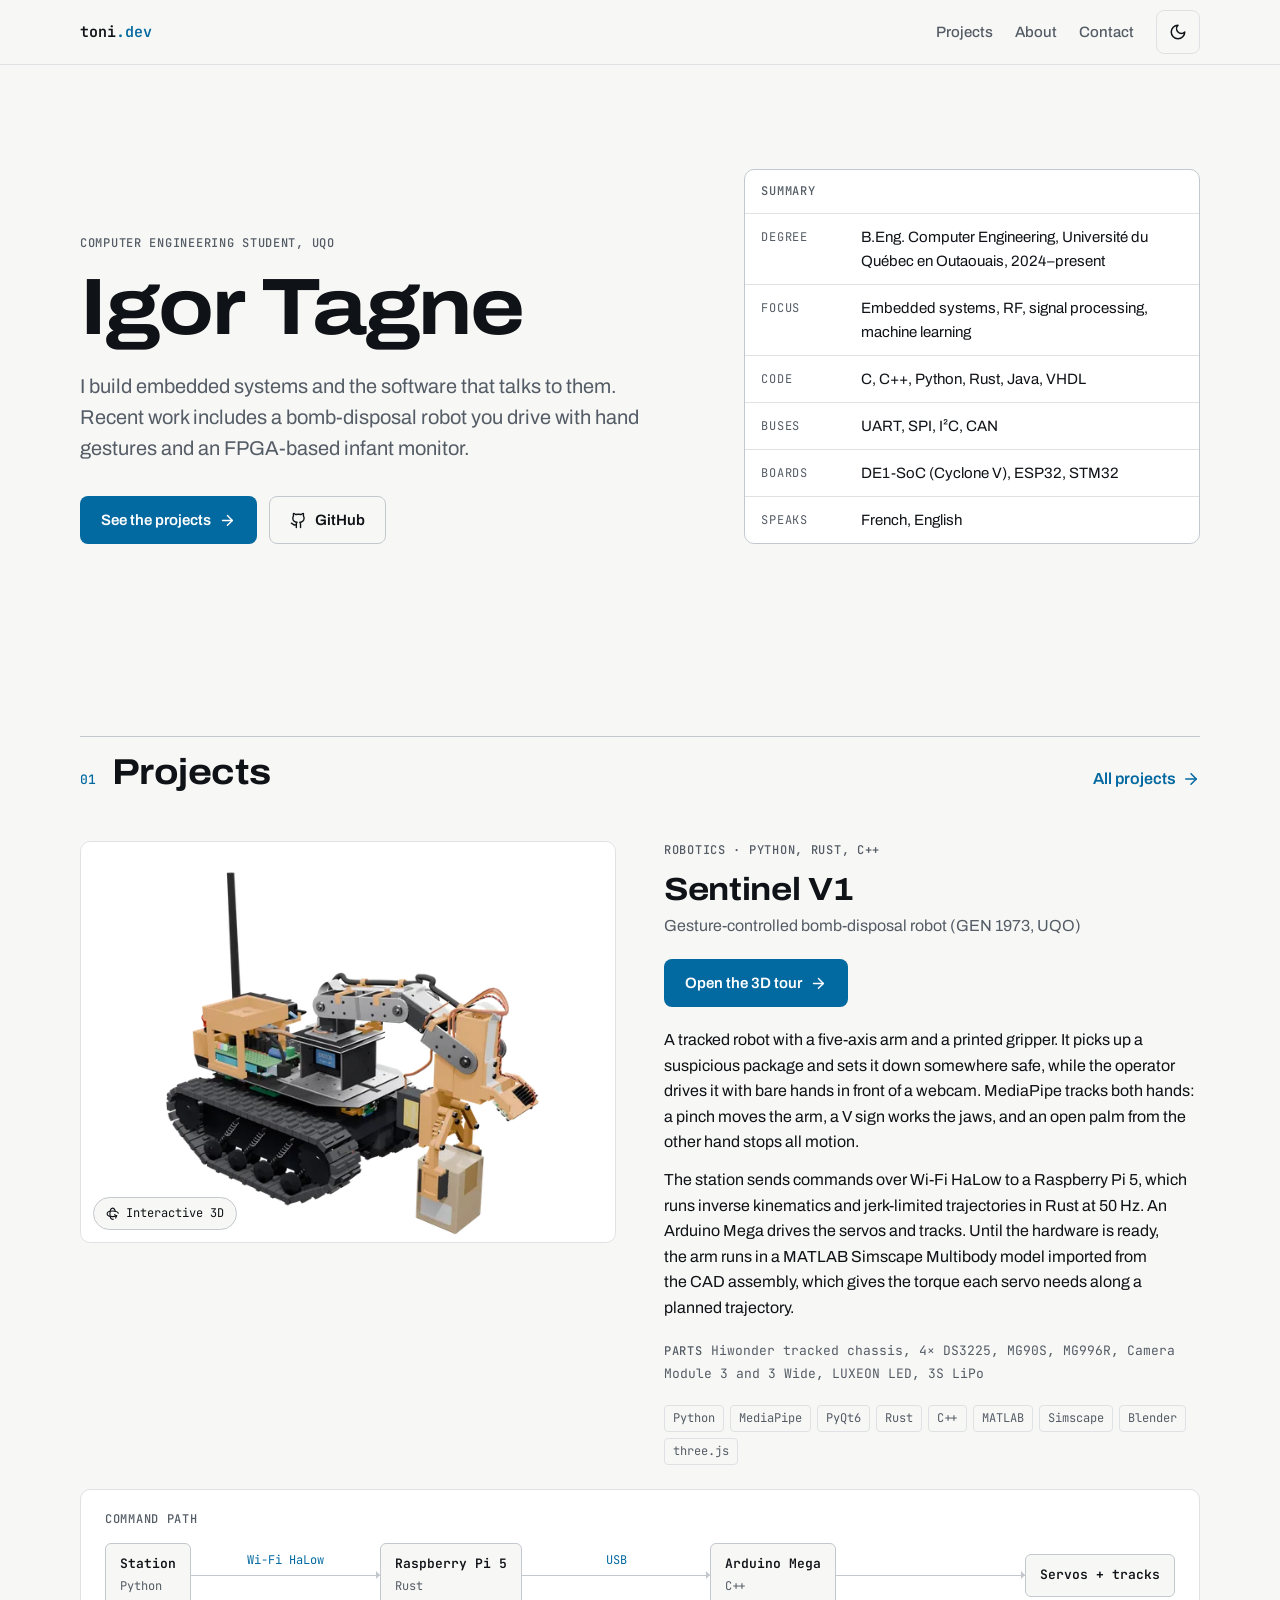
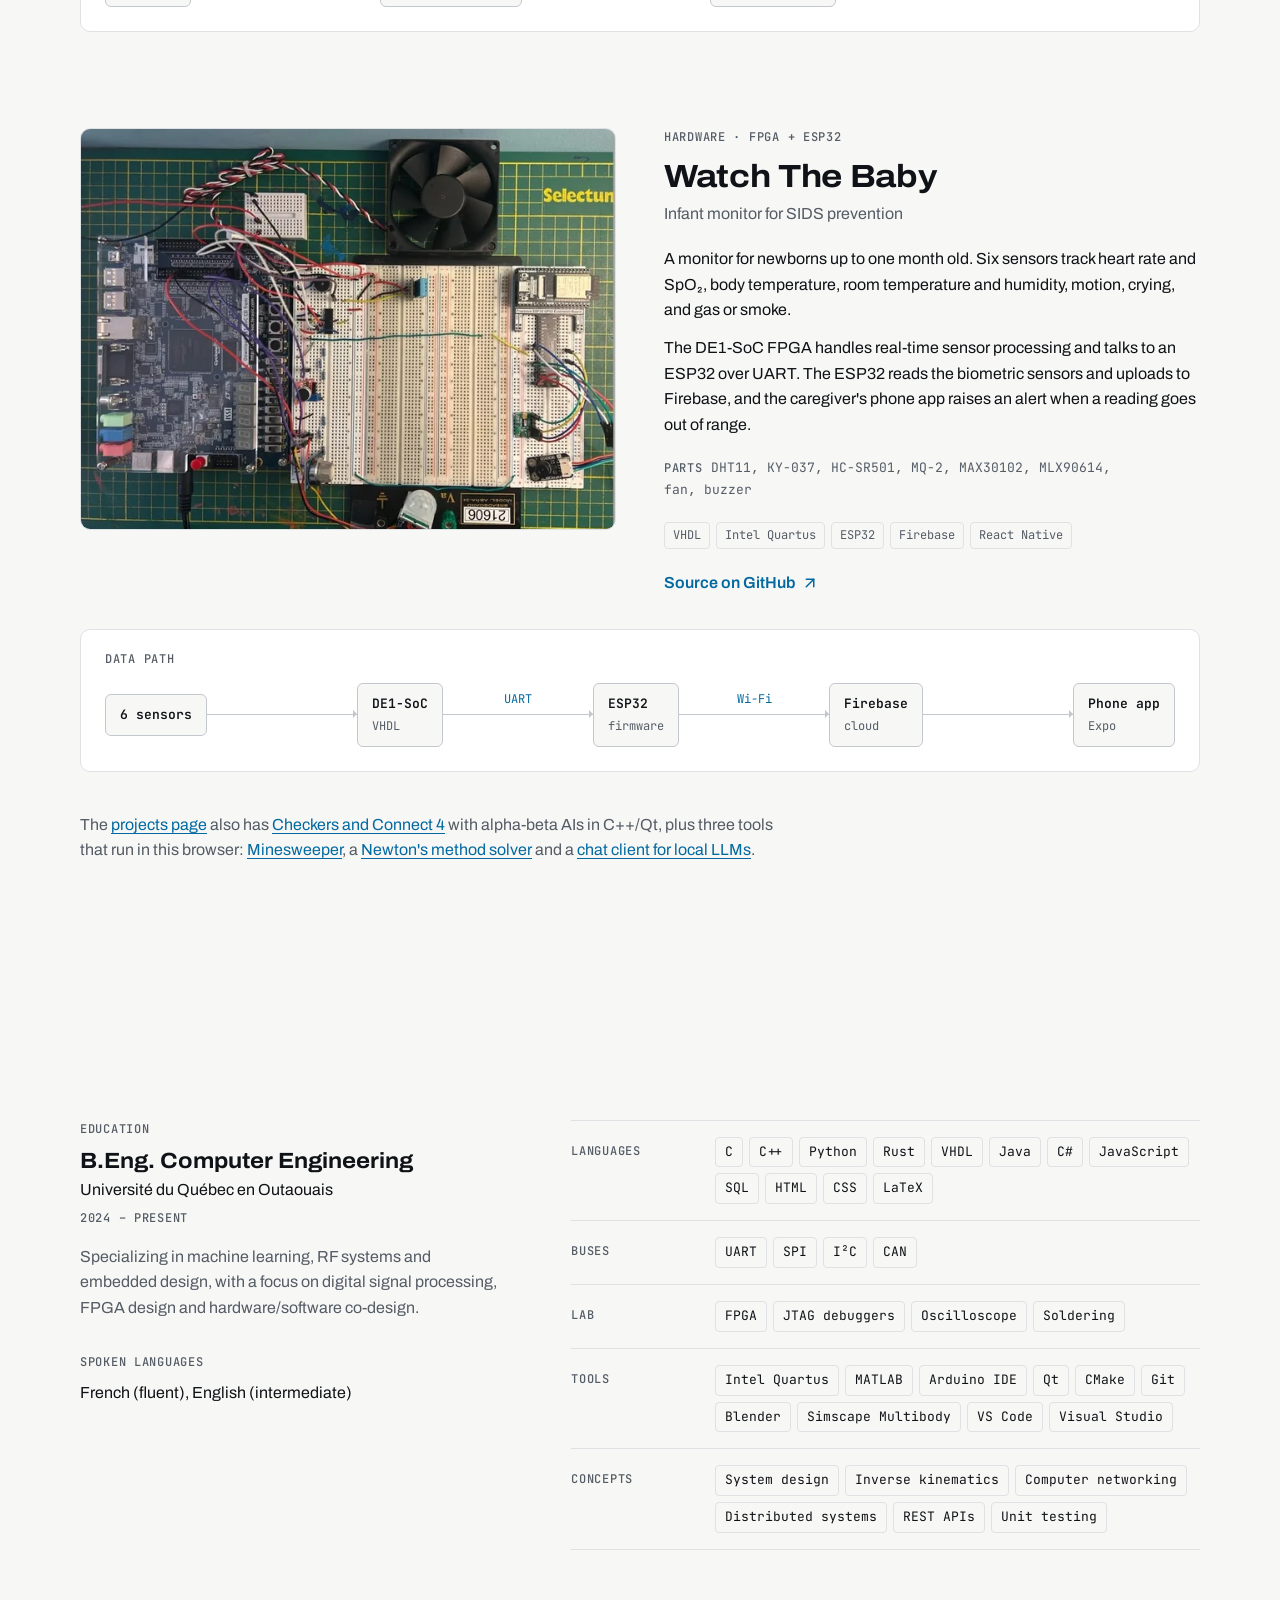
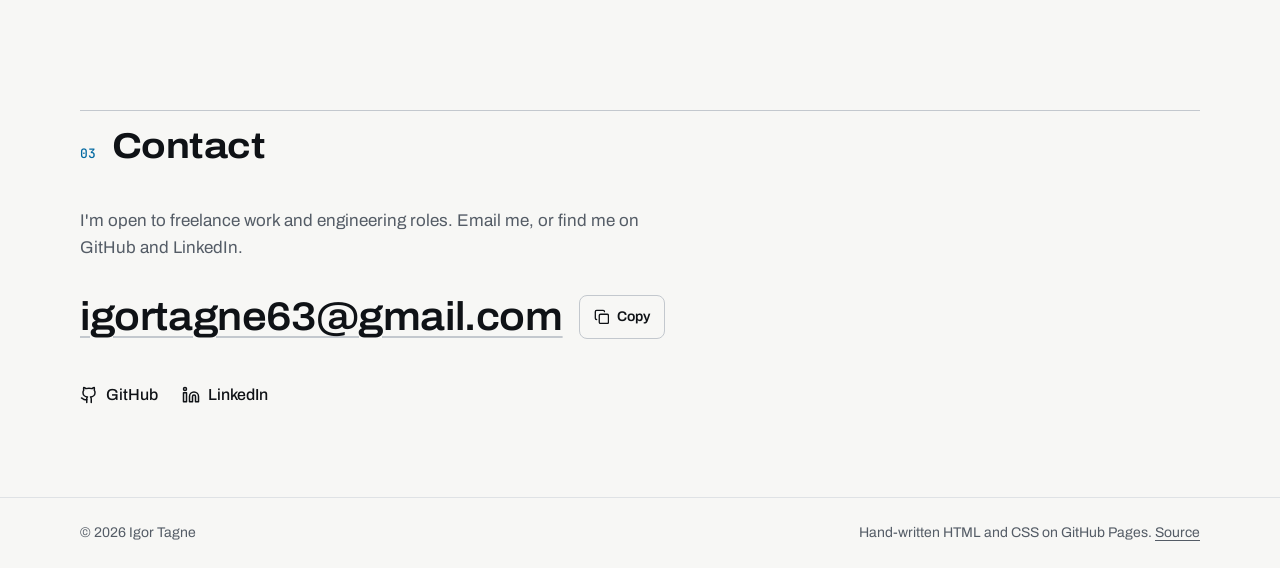
<file: index.html>
<!doctype html>
<html lang="en">
<head>
<meta charset="utf-8">
<meta name="viewport" content="width=device-width, initial-scale=1, viewport-fit=cover">
<title>Igor Tagne · Computer engineering</title>
<meta name="description" content="Igor Tagne, computer engineering student at UQO. Projects include a gesture-controlled bomb-disposal robot, an FPGA infant monitor, board-game AIs in C++/Qt and tools that run in the browser.">
<meta name="color-scheme" content="light dark">
<meta name="theme-color" content="#f7f7f5" media="(prefers-color-scheme: light)">
<meta name="theme-color" content="#0b0d10" media="(prefers-color-scheme: dark)">
<meta property="og:type" content="website">
<meta property="og:title" content="Igor Tagne · Computer engineering">
<meta property="og:description" content="A gesture-controlled bomb-disposal robot, an FPGA infant monitor, board-game AIs in C++/Qt, and tools that run in the browser.">
<link rel="icon" href="assets/favicon.svg" type="image/svg+xml">
<script>
  // Set the theme before first paint so the page never flashes the wrong one.
  // It follows the system. The theme button's choice lasts for this tab only.
  (function () {
    var root = document.documentElement, theme = null;
    try { localStorage.removeItem('portfolioTheme'); } catch (e) {} // old copy that never expired
    try { theme = sessionStorage.getItem('portfolioTheme'); } catch (e) {}
    if (theme !== 'light' && theme !== 'dark') {
      theme = window.matchMedia('(prefers-color-scheme: dark)').matches ? 'dark' : 'light';
    }
    root.dataset.theme = theme;
    root.classList.add('js');
  })();
</script>
<link rel="preconnect" href="https://fonts.googleapis.com">
<link rel="preconnect" href="https://fonts.gstatic.com" crossorigin>
<link rel="stylesheet" href="https://fonts.googleapis.com/css2?family=Archivo:wdth,wght@62..125,400..700&family=JetBrains+Mono:wght@400..600&display=swap">
<link rel="stylesheet" href="assets/site.css?v=2">
<script src="assets/site.js?v=3" defer></script>
</head>
<body>
<a class="skip-link" href="#main">Skip to content</a>

<svg xmlns="http://www.w3.org/2000/svg" style="display:none">
  <symbol id="i-arrow-right" viewBox="0 0 24 24"><path d="M5 12h14"/><path d="m12 5 7 7-7 7"/></symbol>
  <symbol id="i-arrow-up-right" viewBox="0 0 24 24"><path d="M7 7h10v10"/><path d="M7 17 17 7"/></symbol>
  <symbol id="i-sun" viewBox="0 0 24 24"><circle cx="12" cy="12" r="4"/><path d="M12 2v2"/><path d="M12 20v2"/><path d="m4.93 4.93 1.41 1.41"/><path d="m17.66 17.66 1.41 1.41"/><path d="M2 12h2"/><path d="M20 12h2"/><path d="m6.34 17.66-1.41 1.41"/><path d="m19.07 4.93-1.41 1.41"/></symbol>
  <symbol id="i-moon" viewBox="0 0 24 24"><path d="M12 3a6 6 0 0 0 9 9 9 9 0 1 1-9-9Z"/></symbol>
  <symbol id="i-github" viewBox="0 0 24 24"><path d="M15 22v-4a4.8 4.8 0 0 0-1-3.5c3 0 6-2 6-5.5.08-1.25-.27-2.48-1-3.5.28-1.15.28-2.35 0-3.5 0 0-1 0-3 1.5-2.64-.5-5.36-.5-8 0C6 2 5 2 5 2c-.3 1.15-.3 2.35 0 3.5A5.403 5.403 0 0 0 4 9c0 3.5 3 5.5 6 5.5-.39.49-.68 1.05-.85 1.65-.17.6-.22 1.23-.15 1.85v4"/><path d="M9 18c-4.51 2-5-2-7-2"/></symbol>
  <symbol id="i-linkedin" viewBox="0 0 24 24"><path d="M16 8a6 6 0 0 1 6 6v7h-4v-7a2 2 0 0 0-2-2 2 2 0 0 0-2 2v7h-4v-7a6 6 0 0 1 6-6z"/><rect width="4" height="12" x="2" y="9"/><circle cx="4" cy="4" r="2"/></symbol>
  <symbol id="i-copy" viewBox="0 0 24 24"><rect width="14" height="14" x="8" y="8" rx="2" ry="2"/><path d="M4 16c-1.1 0-2-.9-2-2V4c0-1.1.9-2 2-2h10c1.1 0 2 .9 2 2"/></symbol>
  <symbol id="i-check" viewBox="0 0 24 24"><path d="M20 6 9 17l-5-5"/></symbol>
  <symbol id="i-rotate-3d" viewBox="0 0 24 24"><path d="M16.466 7.5C15.643 4.237 13.952 2 12 2 9.239 2 7 6.477 7 12s2.239 10 5 10c.342 0 .677-.069 1-.2"/><path d="m15.194 13.707 3.814 1.86-1.86 3.814"/><path d="M19 15.57c-1.804.885-4.274 1.43-7 1.43-5.523 0-10-2.239-10-5s4.477-5 10-5c4.838 0 8.873 1.718 9.8 4"/></symbol>
</svg>

<header class="site-header">
  <div class="wrap nav">
    <a class="brand" href="index.html" translate="no">toni<span>.dev</span></a>
    <nav aria-label="Main">
      <ul class="nav-links" role="list">
        <li><a href="#projects">Projects</a></li>
        <li><a href="#about">About</a></li>
        <li><a href="#contact">Contact</a></li>
      </ul>
    </nav>
    <button class="theme-toggle" type="button" aria-label="Switch to dark theme">
      <svg class="icon i-sun" aria-hidden="true" focusable="false"><use href="#i-sun"/></svg>
      <svg class="icon i-moon" aria-hidden="true" focusable="false"><use href="#i-moon"/></svg>
    </button>
  </div>
</header>

<main id="main">

  <section class="hero wrap" aria-labelledby="hero-title">
    <div>
      <p class="label hero-in">Computer engineering student, UQO</p>
      <h1 id="hero-title" class="hero-in" style="--i:1">Igor Tagne</h1>
      <p class="lede hero-in" style="--i:2">I build embedded systems and the software that talks to them. Recent work includes a bomb-disposal robot you drive with hand gestures and an FPGA-based infant monitor.</p>
      <div class="hero-actions hero-in" style="--i:3">
        <a class="btn btn-primary" href="#projects">
          See the projects
          <svg class="icon icon-arrow" aria-hidden="true" focusable="false"><use href="#i-arrow-right"/></svg>
        </a>
        <a class="btn btn-ghost" href="https://github.com/TONI7008" target="_blank" rel="noopener noreferrer">
          <svg class="icon" aria-hidden="true" focusable="false"><use href="#i-github"/></svg>
          GitHub
        </a>
      </div>
    </div>

    <aside class="spec hero-in" style="--i:4" aria-label="Summary">
      <span class="label">Summary</span>
      <dl>
        <div><dt>Degree</dt><dd>B.Eng. Computer Engineering, Université du Québec en Outaouais, 2024–present</dd></div>
        <div><dt>Focus</dt><dd>Embedded systems, RF, signal processing, machine learning</dd></div>
        <div><dt>Code</dt><dd translate="no">C, C++, Python, Rust, Java, VHDL</dd></div>
        <div><dt>Buses</dt><dd translate="no">UART, SPI, I²C, CAN</dd></div>
        <div><dt>Boards</dt><dd translate="no">DE1-SoC (Cyclone V), ESP32, STM32</dd></div>
        <div><dt>Speaks</dt><dd>French, English</dd></div>
      </dl>
    </aside>
  </section>

  <section id="projects" class="section wrap" aria-labelledby="projects-title">
    <div class="section-head reveal">
      <span class="section-num">01</span>
      <h2 id="projects-title">Projects</h2>
      <a class="link-arrow" href="projets/index.html">
        All projects
        <svg class="icon icon-arrow" aria-hidden="true" focusable="false"><use href="#i-arrow-right"/></svg>
      </a>
    </div>

    <article class="feature reveal" aria-labelledby="sentinel-title">
      <a class="media" href="projets/sentinel_v1/index.html" tabindex="-1">
        <img src="Images/projects/sentinel-v1-tracks-640.webp"
             srcset="Images/projects/sentinel-v1-tracks-640.webp 640w, Images/projects/sentinel-v1-tracks-lg.webp 1200w"
             sizes="(min-width: 1200px) 536px, (min-width: 900px) 45vw, 100vw"
             width="1200" height="900" loading="lazy" decoding="async"
             alt="Render of Sentinel V1: a tracked chassis carrying the electronics, a transport tray and a radio antenna, with a five-axis arm whose printed gripper holds a small box">
        <span class="media-badge">
          <svg class="icon" aria-hidden="true" focusable="false"><use href="#i-rotate-3d"/></svg>
          Interactive 3D
        </span>
      </a>
      <div>
        <p class="label">Robotics · Python, Rust, C++</p>
        <h3 id="sentinel-title">Sentinel V1</h3>
        <p class="sub">Gesture-controlled bomb-disposal robot (GEN 1973, UQO)</p>
        <a class="btn btn-primary" href="projets/sentinel_v1/index.html">
          Open the 3D tour
          <svg class="icon icon-arrow" aria-hidden="true" focusable="false"><use href="#i-arrow-right"/></svg>
        </a>
        <p class="desc">A tracked robot with a five-axis arm and a printed gripper. It picks up a suspicious package and sets it down somewhere safe, while the operator drives it with bare hands in front of a webcam. MediaPipe tracks both hands: a pinch moves the arm, a V sign works the jaws, and an open palm from the other hand stops all motion.</p>
        <p class="desc">The station sends commands over Wi-Fi HaLow to a Raspberry Pi 5, which runs inverse kinematics and jerk-limited trajectories in Rust at 50 Hz. An Arduino Mega drives the servos and tracks. Until the hardware is ready, the arm runs in a MATLAB Simscape Multibody model imported from the CAD assembly, which gives the torque each servo needs along a planned trajectory.</p>
        <p class="parts" translate="no"><span class="label">Parts</span>Hiwonder tracked chassis, 4× DS3225, MG90S, MG996R, Camera Module 3 and 3 Wide, LUXEON LED, 3S LiPo</p>
        <ul class="tags" role="list" translate="no">
          <li>Python</li><li>MediaPipe</li><li>PyQt6</li><li>Rust</li><li>C++</li><li>MATLAB</li><li>Simscape</li><li>Blender</li><li>three.js</li>
        </ul>
      </div>
      <div class="chain-wrap">
        <span class="label">Command path</span>
        <div class="chain" role="img" aria-label="Command path: operator station to Raspberry Pi 5 over Wi-Fi HaLow, then to the Arduino Mega over USB, then to the servos and tracks.">
          <div class="node"><b>Station</b><small>Python</small></div>
          <div class="link"><span>Wi-Fi HaLow</span></div>
          <div class="node"><b>Raspberry Pi 5</b><small>Rust</small></div>
          <div class="link"><span>USB</span></div>
          <div class="node"><b>Arduino Mega</b><small>C++</small></div>
          <div class="link"></div>
          <div class="node"><b>Servos + tracks</b></div>
        </div>
      </div>
    </article>

    <article class="feature reveal" aria-labelledby="wtb-title">
      <figure class="media">
        <img src="Images/projects/watch-the-baby-640.webp"
             srcset="Images/projects/watch-the-baby-640.webp 640w, Images/projects/watch-the-baby-lg.webp 897w"
             sizes="(min-width: 1200px) 536px, (min-width: 900px) 45vw, 100vw"
             width="897" height="673" loading="lazy" decoding="async"
             alt="DE1-SoC FPGA board, ESP32 and sensors wired across a breadboard, with a cooling fan above">
      </figure>
      <div>
        <p class="label">Hardware · FPGA + ESP32</p>
        <h3 id="wtb-title">Watch The Baby</h3>
        <p class="sub">Infant monitor for SIDS prevention</p>
        <p class="desc">A monitor for newborns up to one month old. Six sensors track heart rate and SpO₂, body temperature, room temperature and humidity, motion, crying, and gas or smoke.</p>
        <p class="desc">The DE1-SoC FPGA handles real-time sensor processing and talks to an ESP32 over UART. The ESP32 reads the biometric sensors and uploads to Firebase, and the caregiver's phone app raises an alert when a reading goes out of range.</p>
        <p class="parts" translate="no"><span class="label">Parts</span>DHT11, KY-037, HC-SR501, MQ-2, MAX30102, MLX90614, fan, buzzer</p>
        <ul class="tags" role="list" translate="no">
          <li>VHDL</li><li>Intel Quartus</li><li>ESP32</li><li>Firebase</li><li>React Native</li>
        </ul>
        <a class="link-arrow" href="https://github.com/TONI7008/watch_the_baby" target="_blank" rel="noopener noreferrer">
          Source on GitHub
          <svg class="icon icon-out" aria-hidden="true" focusable="false"><use href="#i-arrow-up-right"/></svg>
        </a>
      </div>
      <div class="chain-wrap">
        <span class="label">Data path</span>
        <div class="chain" role="img" aria-label="Data path: sensors to the DE1-SoC FPGA, then to the ESP32 over UART, then over Wi-Fi to Firebase and the phone app.">
          <div class="node"><b>6 sensors</b></div>
          <div class="link"></div>
          <div class="node"><b>DE1-SoC</b><small>VHDL</small></div>
          <div class="link"><span>UART</span></div>
          <div class="node"><b>ESP32</b><small>firmware</small></div>
          <div class="link"><span>Wi-Fi</span></div>
          <div class="node"><b>Firebase</b><small>cloud</small></div>
          <div class="link"></div>
          <div class="node"><b>Phone app</b><small>Expo</small></div>
        </div>
      </div>
    </article>


    <p class="also reveal">
      The <a class="inline-link" href="projets/index.html">projects page</a> also has
      <a class="inline-link" href="projets/index.html#desktop">Checkers and Connect&nbsp;4</a> with alpha-beta AIs in C++/Qt,
      plus three tools that run in this browser:
      <a class="inline-link" href="projets/minesweeper_game.html">Minesweeper</a>,
      a <a class="inline-link" href="projets/root_solver_newton.html">Newton's method solver</a>
      and a <a class="inline-link" href="projets/local_ai/index.html">chat client for local LLMs</a>.
    </p>
  </section>

  <section id="about" class="section wrap" aria-labelledby="about-title">
    <div class="section-head reveal">
      <span class="section-num">02</span>
      <h2 id="about-title">About</h2>
    </div>

    <div class="about-grid">
      <div class="edu reveal">
        <p class="label">Education</p>
        <h3>B.Eng. Computer Engineering</h3>
        <p class="school">Université du Québec en Outaouais</p>
        <p class="label years">2024 – present</p>
        <p class="focus">Specializing in machine learning, RF systems and embedded design, with a focus on digital signal processing, FPGA design and hardware/software co-design.</p>
        <div class="spoken">
          <p class="label">Spoken languages</p>
          <p>French (fluent), English (intermediate)</p>
        </div>
      </div>

      <dl class="skills reveal" style="--i:1">
        <div>
          <dt class="label">Languages</dt>
          <dd><ul class="tags" role="list" translate="no"><li>C</li><li>C++</li><li>Python</li><li>Rust</li><li>VHDL</li><li>Java</li><li>C#</li><li>JavaScript</li><li>SQL</li><li>HTML</li><li>CSS</li><li>LaTeX</li></ul></dd>
        </div>
        <div>
          <dt class="label">Buses</dt>
          <dd><ul class="tags" role="list" translate="no"><li>UART</li><li>SPI</li><li>I²C</li><li>CAN</li></ul></dd>
        </div>
        <div>
          <dt class="label">Lab</dt>
          <dd><ul class="tags" role="list"><li>FPGA</li><li>JTAG debuggers</li><li>Oscilloscope</li><li>Soldering</li></ul></dd>
        </div>
        <div>
          <dt class="label">Tools</dt>
          <dd><ul class="tags" role="list" translate="no"><li>Intel Quartus</li><li>MATLAB</li><li>Arduino IDE</li><li>Qt</li><li>CMake</li><li>Git</li><li>Blender</li><li>Simscape Multibody</li><li>VS Code</li><li>Visual Studio</li></ul></dd>
        </div>
        <div>
          <dt class="label">Concepts</dt>
          <dd><ul class="tags" role="list"><li>System design</li><li>Inverse kinematics</li><li>Computer networking</li><li>Distributed systems</li><li>REST APIs</li><li>Unit testing</li></ul></dd>
        </div>
      </dl>
    </div>
  </section>

  <section id="contact" class="section wrap" aria-labelledby="contact-title">
    <div class="section-head reveal">
      <span class="section-num">03</span>
      <h2 id="contact-title">Contact</h2>
    </div>
    <div class="reveal">
      <p class="contact-lede">I'm open to freelance work and engineering roles. Email me, or find me on GitHub and LinkedIn.</p>
      <div class="email-row">
        <a class="email" href="mailto:igortagne63@gmail.com" translate="no">igortagne63@gmail.com</a>
        <button class="copy-btn" type="button" data-copy="igortagne63@gmail.com">
          <span class="copy-icons" aria-hidden="true">
            <svg class="icon i-copy" focusable="false"><use href="#i-copy"/></svg>
            <svg class="icon i-check" focusable="false"><use href="#i-check"/></svg>
          </span>
          <span class="copy-label" aria-live="polite">Copy</span><span class="visually-hidden"> email address</span>
        </button>
      </div>
      <ul class="elsewhere" role="list">
        <li><a href="https://github.com/TONI7008" target="_blank" rel="noopener noreferrer"><svg class="icon" aria-hidden="true" focusable="false"><use href="#i-github"/></svg>GitHub</a></li>
        <li><a href="https://www.linkedin.com/in/igor-tagne/" target="_blank" rel="noopener noreferrer"><svg class="icon" aria-hidden="true" focusable="false"><use href="#i-linkedin"/></svg>LinkedIn</a></li>
      </ul>
    </div>
  </section>

</main>

<footer class="site-footer">
  <div class="wrap">
    <p>© 2026 Igor Tagne</p>
    <p>Hand-written HTML and CSS on GitHub Pages. <a href="https://github.com/TONI7008/toni7008.github.io" target="_blank" rel="noopener noreferrer">Source</a></p>
  </div>
</footer>
</body>
</html>
</file>
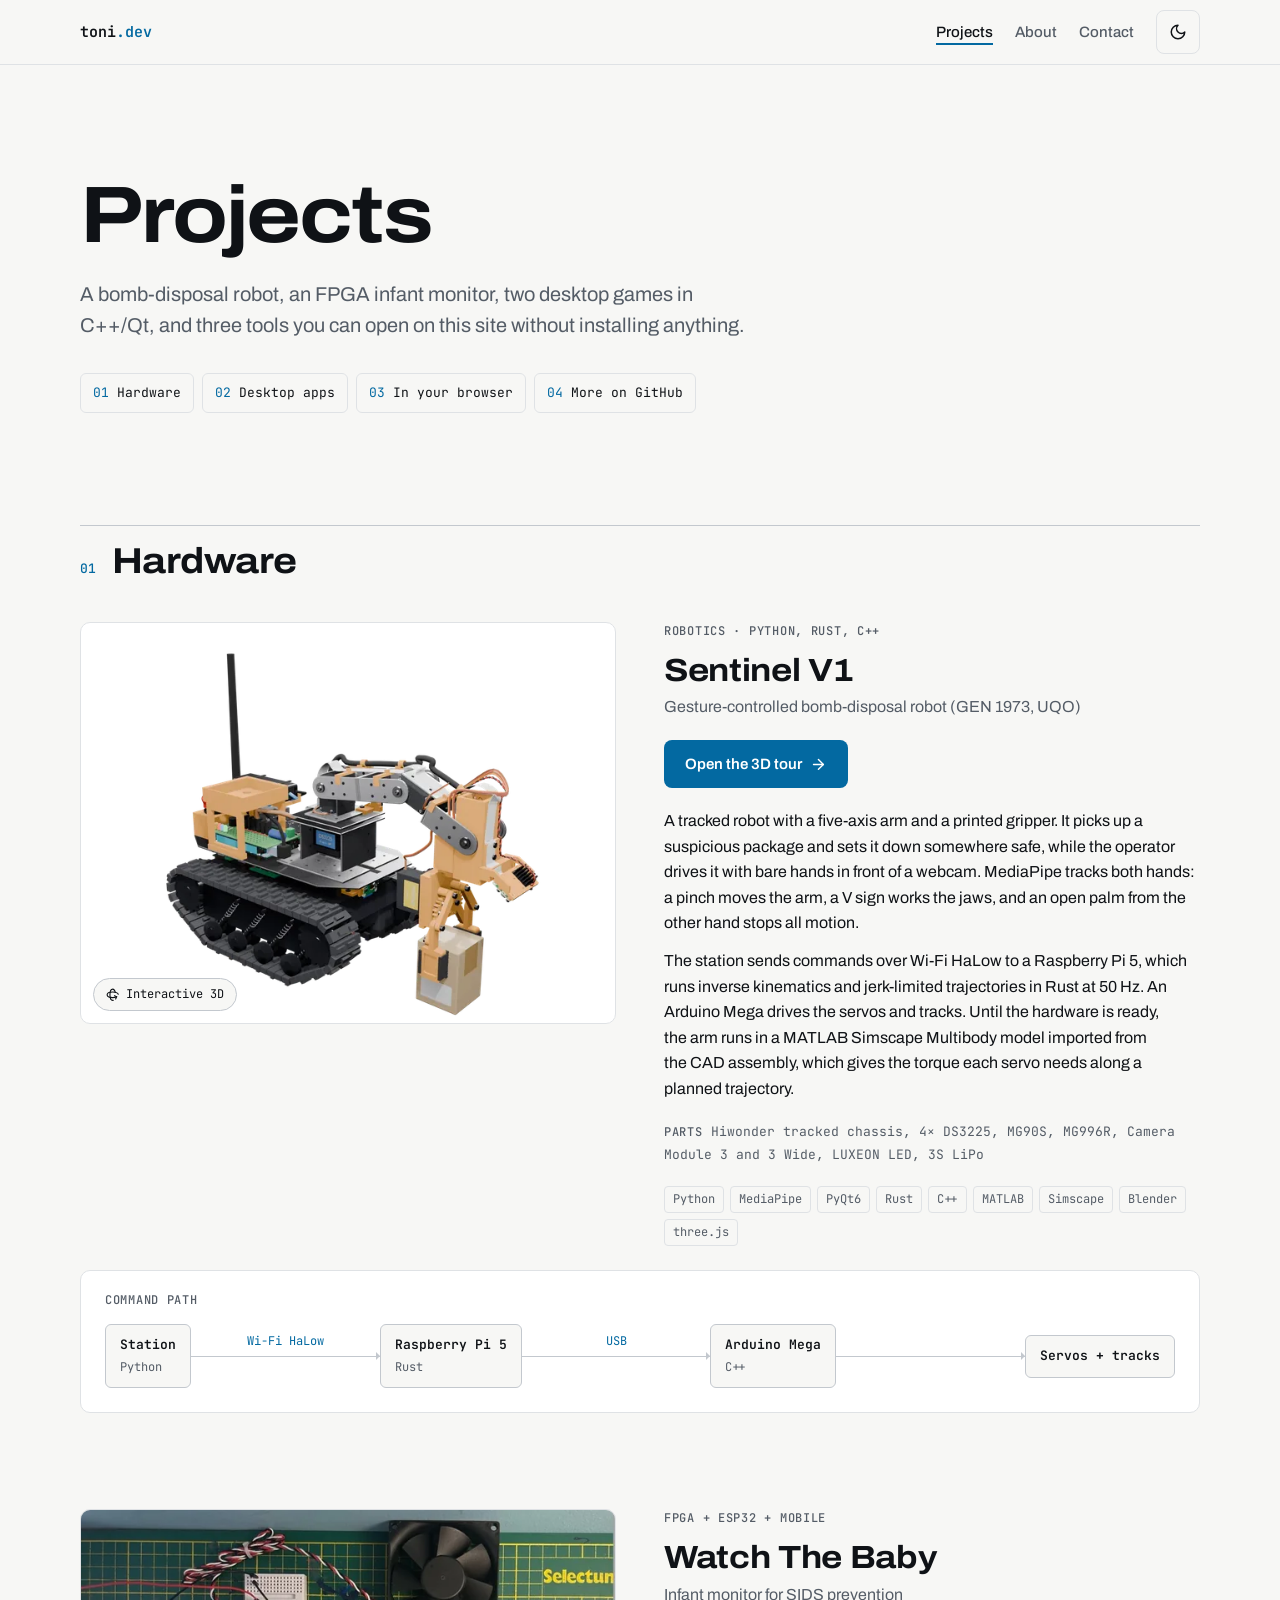
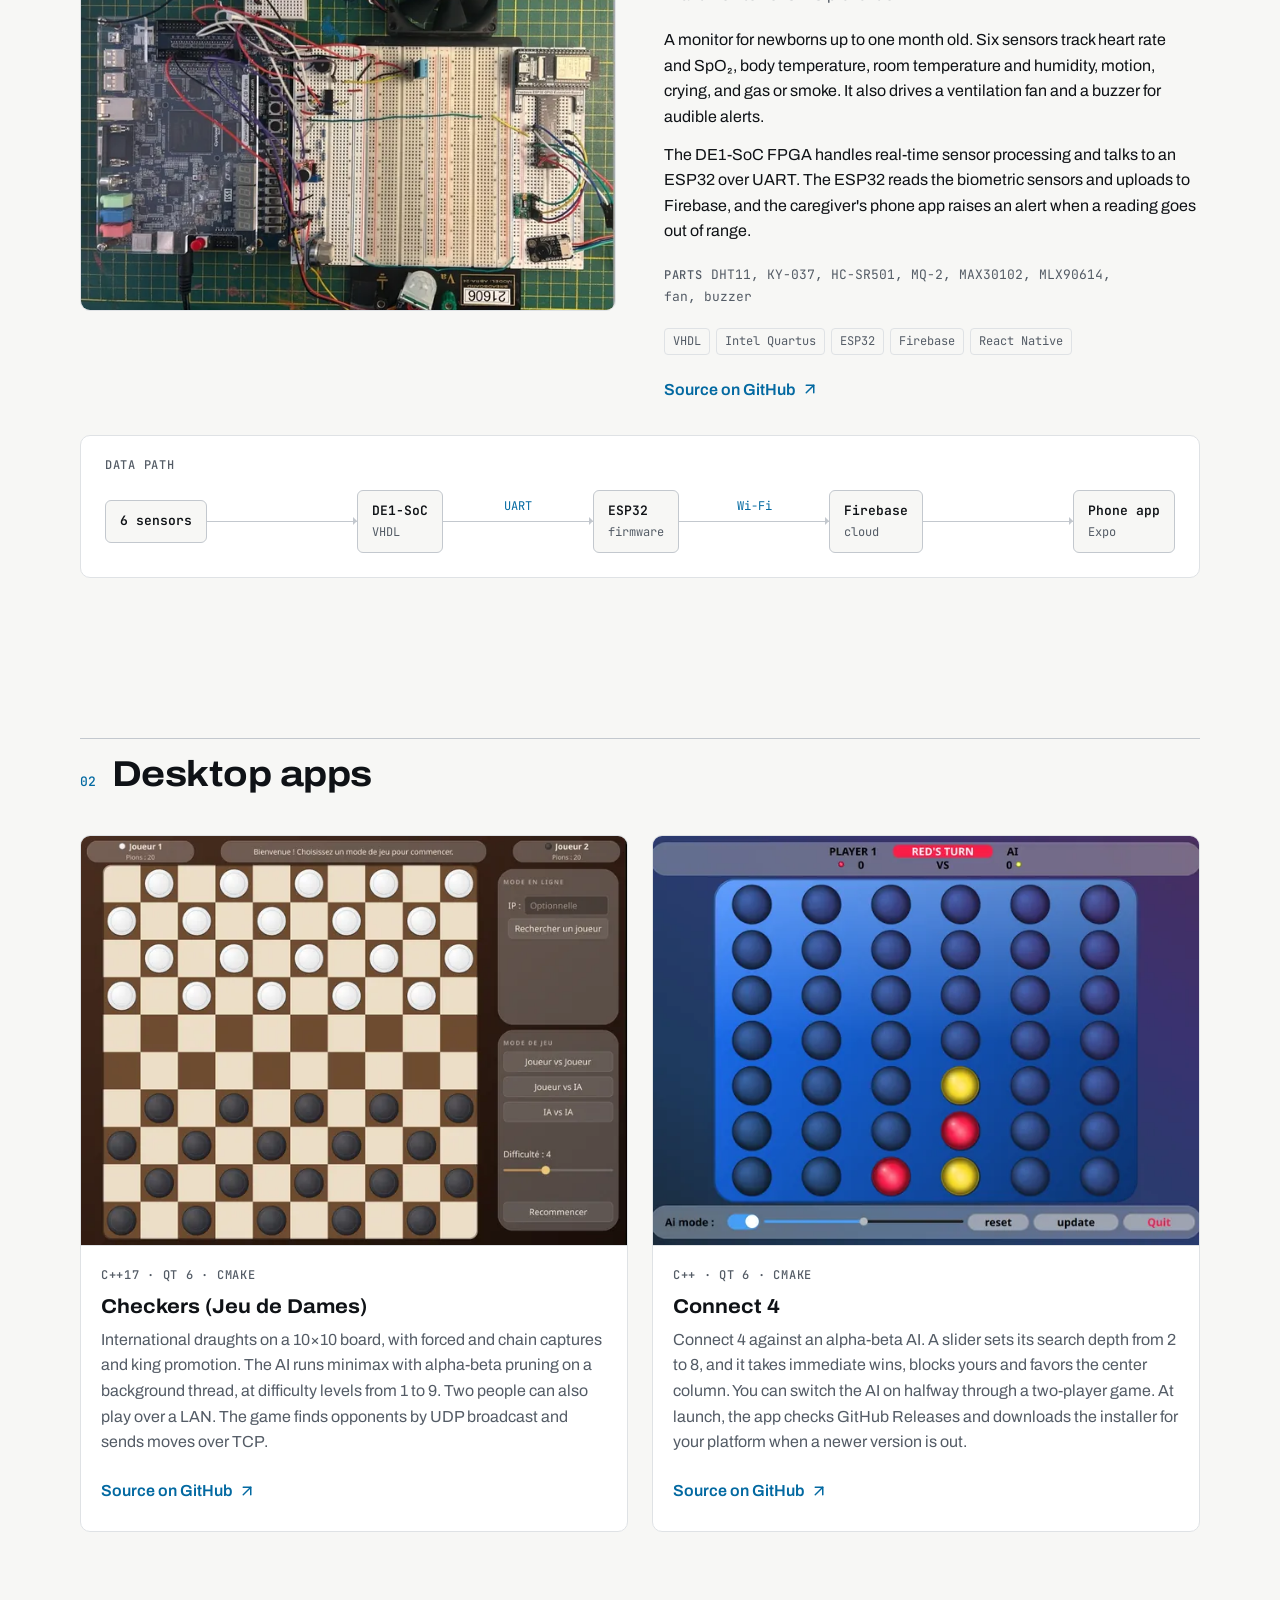
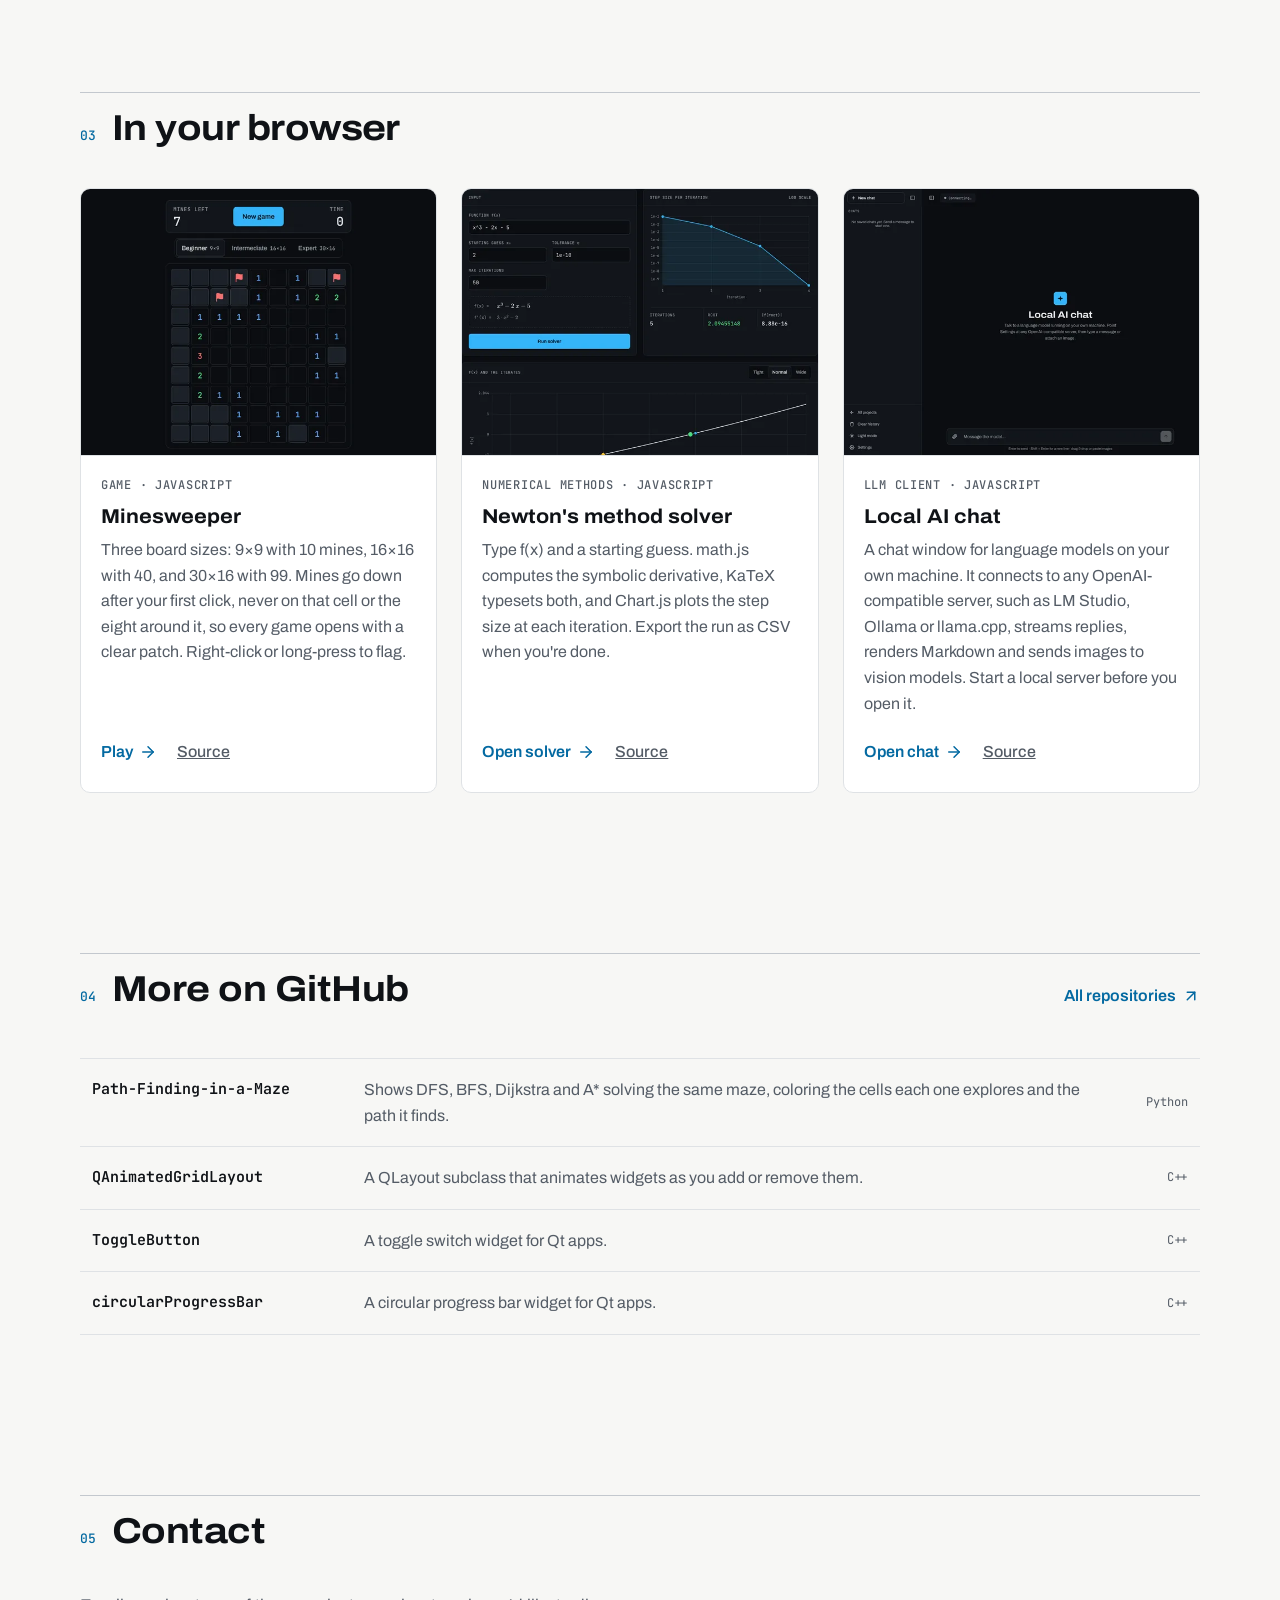
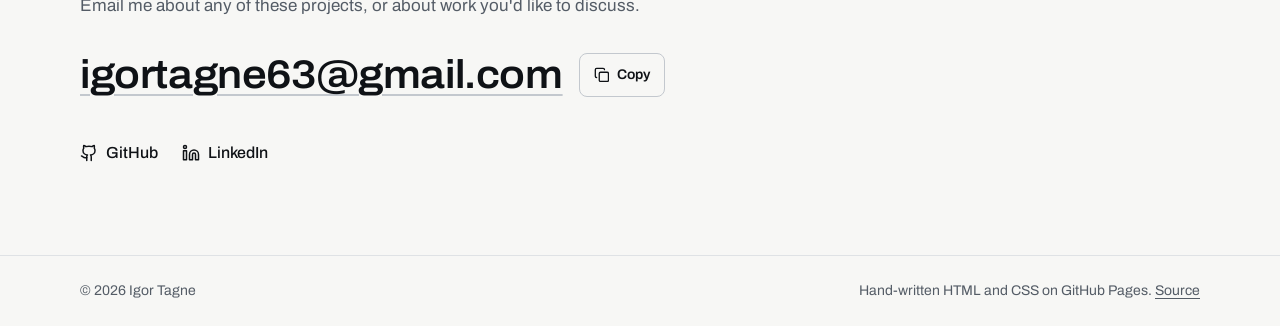
<file: projets/index.html>
<!doctype html>
<html lang="en">
<head>
<meta charset="utf-8">
<meta name="viewport" content="width=device-width, initial-scale=1, viewport-fit=cover">
<title>Projects · Igor Tagne</title>
<meta name="description" content="Projects by Igor Tagne: a gesture-controlled bomb-disposal robot, an FPGA infant monitor, checkers and Connect 4 in C++/Qt, and three tools that run in the browser.">
<meta name="color-scheme" content="light dark">
<meta name="theme-color" content="#f7f7f5" media="(prefers-color-scheme: light)">
<meta name="theme-color" content="#0b0d10" media="(prefers-color-scheme: dark)">
<meta property="og:type" content="website">
<meta property="og:title" content="Projects · Igor Tagne">
<meta property="og:description" content="A gesture-controlled bomb-disposal robot, an FPGA infant monitor, board-game AIs in C++/Qt, and tools that run in the browser.">
<link rel="icon" href="../assets/favicon.svg" type="image/svg+xml">
<script>
  // Set the theme before first paint so the page never flashes the wrong one.
  // It follows the system. The theme button's choice lasts for this tab only.
  (function () {
    var root = document.documentElement, theme = null;
    try { localStorage.removeItem('portfolioTheme'); } catch (e) {} // old copy that never expired
    try { theme = sessionStorage.getItem('portfolioTheme'); } catch (e) {}
    if (theme !== 'light' && theme !== 'dark') {
      theme = window.matchMedia('(prefers-color-scheme: dark)').matches ? 'dark' : 'light';
    }
    root.dataset.theme = theme;
    root.classList.add('js');
  })();
</script>
<link rel="preconnect" href="https://fonts.googleapis.com">
<link rel="preconnect" href="https://fonts.gstatic.com" crossorigin>
<link rel="stylesheet" href="https://fonts.googleapis.com/css2?family=Archivo:wdth,wght@62..125,400..700&family=JetBrains+Mono:wght@400..600&display=swap">
<link rel="stylesheet" href="../assets/site.css?v=2">
<script src="../assets/site.js?v=3" defer></script>
</head>
<body>
<a class="skip-link" href="#main">Skip to content</a>

<svg xmlns="http://www.w3.org/2000/svg" style="display:none">
  <symbol id="i-arrow-right" viewBox="0 0 24 24"><path d="M5 12h14"/><path d="m12 5 7 7-7 7"/></symbol>
  <symbol id="i-arrow-up-right" viewBox="0 0 24 24"><path d="M7 7h10v10"/><path d="M7 17 17 7"/></symbol>
  <symbol id="i-sun" viewBox="0 0 24 24"><circle cx="12" cy="12" r="4"/><path d="M12 2v2"/><path d="M12 20v2"/><path d="m4.93 4.93 1.41 1.41"/><path d="m17.66 17.66 1.41 1.41"/><path d="M2 12h2"/><path d="M20 12h2"/><path d="m6.34 17.66-1.41 1.41"/><path d="m19.07 4.93-1.41 1.41"/></symbol>
  <symbol id="i-moon" viewBox="0 0 24 24"><path d="M12 3a6 6 0 0 0 9 9 9 9 0 1 1-9-9Z"/></symbol>
  <symbol id="i-github" viewBox="0 0 24 24"><path d="M15 22v-4a4.8 4.8 0 0 0-1-3.5c3 0 6-2 6-5.5.08-1.25-.27-2.48-1-3.5.28-1.15.28-2.35 0-3.5 0 0-1 0-3 1.5-2.64-.5-5.36-.5-8 0C6 2 5 2 5 2c-.3 1.15-.3 2.35 0 3.5A5.403 5.403 0 0 0 4 9c0 3.5 3 5.5 6 5.5-.39.49-.68 1.05-.85 1.65-.17.6-.22 1.23-.15 1.85v4"/><path d="M9 18c-4.51 2-5-2-7-2"/></symbol>
  <symbol id="i-linkedin" viewBox="0 0 24 24"><path d="M16 8a6 6 0 0 1 6 6v7h-4v-7a2 2 0 0 0-2-2 2 2 0 0 0-2 2v7h-4v-7a6 6 0 0 1 6-6z"/><rect width="4" height="12" x="2" y="9"/><circle cx="4" cy="4" r="2"/></symbol>
  <symbol id="i-copy" viewBox="0 0 24 24"><rect width="14" height="14" x="8" y="8" rx="2" ry="2"/><path d="M4 16c-1.1 0-2-.9-2-2V4c0-1.1.9-2 2-2h10c1.1 0 2 .9 2 2"/></symbol>
  <symbol id="i-check" viewBox="0 0 24 24"><path d="M20 6 9 17l-5-5"/></symbol>
  <symbol id="i-rotate-3d" viewBox="0 0 24 24"><path d="M16.466 7.5C15.643 4.237 13.952 2 12 2 9.239 2 7 6.477 7 12s2.239 10 5 10c.342 0 .677-.069 1-.2"/><path d="m15.194 13.707 3.814 1.86-1.86 3.814"/><path d="M19 15.57c-1.804.885-4.274 1.43-7 1.43-5.523 0-10-2.239-10-5s4.477-5 10-5c4.838 0 8.873 1.718 9.8 4"/></symbol>
</svg>

<header class="site-header">
  <div class="wrap nav">
    <a class="brand" href="../index.html" translate="no">toni<span>.dev</span></a>
    <nav aria-label="Main">
      <ul class="nav-links" role="list">
        <li><a href="index.html" aria-current="page">Projects</a></li>
        <li><a href="../index.html#about">About</a></li>
        <li><a href="#contact">Contact</a></li>
      </ul>
    </nav>
    <button class="theme-toggle" type="button" aria-label="Switch to dark theme">
      <svg class="icon i-sun" aria-hidden="true" focusable="false"><use href="#i-sun"/></svg>
      <svg class="icon i-moon" aria-hidden="true" focusable="false"><use href="#i-moon"/></svg>
    </button>
  </div>
</header>

<main id="main">

  <section class="page-hero wrap" aria-labelledby="page-title">
    <h1 id="page-title" class="hero-in">Projects</h1>
    <p class="lede hero-in" style="--i:1">A bomb-disposal robot, an FPGA infant monitor, two desktop games in C++/Qt, and three tools you can open on this site without installing anything.</p>
    <nav class="toc hero-in" style="--i:2" aria-label="On this page">
      <a href="#hardware"><span>01</span>Hardware</a>
      <a href="#desktop"><span>02</span>Desktop apps</a>
      <a href="#browser"><span>03</span>In your browser</a>
      <a href="#more"><span>04</span>More on GitHub</a>
    </nav>
  </section>

  <section id="hardware" class="section wrap" aria-labelledby="hardware-title">
    <div class="section-head reveal">
      <span class="section-num">01</span>
      <h2 id="hardware-title">Hardware</h2>
    </div>

    <article class="feature reveal" aria-labelledby="sentinel-title">
      <a class="media" href="sentinel_v1/index.html" tabindex="-1">
        <img src="../Images/projects/sentinel-v1-tracks-640.webp"
             srcset="../Images/projects/sentinel-v1-tracks-640.webp 640w, ../Images/projects/sentinel-v1-tracks-lg.webp 1200w"
             sizes="(min-width: 1200px) 536px, (min-width: 900px) 45vw, 100vw"
             width="1200" height="900" decoding="async"
             alt="Render of Sentinel V1: a tracked chassis carrying the electronics, a transport tray and a radio antenna, with a five-axis arm whose printed gripper holds a small box">
        <span class="media-badge">
          <svg class="icon" aria-hidden="true" focusable="false"><use href="#i-rotate-3d"/></svg>
          Interactive 3D
        </span>
      </a>
      <div>
        <p class="label">Robotics · Python, Rust, C++</p>
        <h3 id="sentinel-title">Sentinel V1</h3>
        <p class="sub">Gesture-controlled bomb-disposal robot (GEN 1973, UQO)</p>
        <a class="btn btn-primary" href="sentinel_v1/index.html">
          Open the 3D tour
          <svg class="icon icon-arrow" aria-hidden="true" focusable="false"><use href="#i-arrow-right"/></svg>
        </a>
        <p class="desc">A tracked robot with a five-axis arm and a printed gripper. It picks up a suspicious package and sets it down somewhere safe, while the operator drives it with bare hands in front of a webcam. MediaPipe tracks both hands: a pinch moves the arm, a V sign works the jaws, and an open palm from the other hand stops all motion.</p>
        <p class="desc">The station sends commands over Wi-Fi HaLow to a Raspberry Pi 5, which runs inverse kinematics and jerk-limited trajectories in Rust at 50 Hz. An Arduino Mega drives the servos and tracks. Until the hardware is ready, the arm runs in a MATLAB Simscape Multibody model imported from the CAD assembly, which gives the torque each servo needs along a planned trajectory.</p>
        <p class="parts" translate="no"><span class="label">Parts</span>Hiwonder tracked chassis, 4× DS3225, MG90S, MG996R, Camera Module 3 and 3 Wide, LUXEON LED, 3S LiPo</p>
        <ul class="tags" role="list" translate="no">
          <li>Python</li><li>MediaPipe</li><li>PyQt6</li><li>Rust</li><li>C++</li><li>MATLAB</li><li>Simscape</li><li>Blender</li><li>three.js</li>
        </ul>
      </div>
      <div class="chain-wrap">
        <span class="label">Command path</span>
        <div class="chain" role="img" aria-label="Command path: operator station to Raspberry Pi 5 over Wi-Fi HaLow, then to the Arduino Mega over USB, then to the servos and tracks.">
          <div class="node"><b>Station</b><small>Python</small></div>
          <div class="link"><span>Wi-Fi HaLow</span></div>
          <div class="node"><b>Raspberry Pi 5</b><small>Rust</small></div>
          <div class="link"><span>USB</span></div>
          <div class="node"><b>Arduino Mega</b><small>C++</small></div>
          <div class="link"></div>
          <div class="node"><b>Servos + tracks</b></div>
        </div>
      </div>
    </article>

    <article class="feature reveal" aria-labelledby="wtb-title">
      <figure class="media">
        <img src="../Images/projects/watch-the-baby-640.webp"
             srcset="../Images/projects/watch-the-baby-640.webp 640w, ../Images/projects/watch-the-baby-lg.webp 897w"
             sizes="(min-width: 1200px) 536px, (min-width: 900px) 45vw, 100vw"
             width="897" height="673" decoding="async"
             alt="DE1-SoC FPGA board, ESP32 and sensors wired across a breadboard, with a cooling fan above">
      </figure>
      <div>
        <p class="label">FPGA + ESP32 + mobile</p>
        <h3 id="wtb-title">Watch The Baby</h3>
        <p class="sub">Infant monitor for SIDS prevention</p>
        <p class="desc">A monitor for newborns up to one month old. Six sensors track heart rate and SpO₂, body temperature, room temperature and humidity, motion, crying, and gas or smoke. It also drives a ventilation fan and a buzzer for audible alerts.</p>
        <p class="desc">The DE1-SoC FPGA handles real-time sensor processing and talks to an ESP32 over UART. The ESP32 reads the biometric sensors and uploads to Firebase, and the caregiver's phone app raises an alert when a reading goes out of range.</p>
        <p class="parts" translate="no"><span class="label">Parts</span>DHT11, KY-037, HC-SR501, MQ-2, MAX30102, MLX90614, fan, buzzer</p>
        <ul class="tags" role="list" translate="no">
          <li>VHDL</li><li>Intel Quartus</li><li>ESP32</li><li>Firebase</li><li>React Native</li>
        </ul>
        <a class="link-arrow" href="https://github.com/TONI7008/watch_the_baby" target="_blank" rel="noopener noreferrer">
          Source on GitHub
          <svg class="icon icon-out" aria-hidden="true" focusable="false"><use href="#i-arrow-up-right"/></svg>
        </a>
      </div>
      <div class="chain-wrap">
        <span class="label">Data path</span>
        <div class="chain" role="img" aria-label="Data path: sensors to the DE1-SoC FPGA, then to the ESP32 over UART, then over Wi-Fi to Firebase and the phone app.">
          <div class="node"><b>6 sensors</b></div>
          <div class="link"></div>
          <div class="node"><b>DE1-SoC</b><small>VHDL</small></div>
          <div class="link"><span>UART</span></div>
          <div class="node"><b>ESP32</b><small>firmware</small></div>
          <div class="link"><span>Wi-Fi</span></div>
          <div class="node"><b>Firebase</b><small>cloud</small></div>
          <div class="link"></div>
          <div class="node"><b>Phone app</b><small>Expo</small></div>
        </div>
      </div>
    </article>
  </section>

  <section id="desktop" class="section wrap" aria-labelledby="desktop-title">
    <div class="section-head reveal">
      <span class="section-num">02</span>
      <h2 id="desktop-title">Desktop apps</h2>
    </div>

    <ul class="cards" role="list">
      <li class="reveal">
        <article class="card">
          <figure class="media">
            <img src="../Images/projects/checkers-640.webp"
                 srcset="../Images/projects/checkers-640.webp 640w, ../Images/projects/checkers-lg.webp 1280w"
                 sizes="(min-width: 1200px) 536px, (min-width: 720px) 45vw, 100vw"
                 width="1280" height="960" loading="lazy" decoding="async"
                 alt="Checkers app: a 10×10 board in the starting position, with online play and game mode panels on the right">
          </figure>
          <div class="card-body">
            <p class="label">C++17 · Qt 6 · CMake</p>
            <h3><a class="card-link" href="https://github.com/TONI7008/Checkers-Game" target="_blank" rel="noopener noreferrer">Checkers (Jeu de Dames)</a></h3>
            <p>International draughts on a 10×10 board, with forced and chain captures and king promotion. The AI runs minimax with alpha-beta pruning on a background thread, at difficulty levels from 1 to 9. Two people can also play over a LAN. The game finds opponents by UDP broadcast and sends moves over TCP.</p>
            <div class="card-actions">
              <span class="link-arrow">Source on GitHub <svg class="icon icon-out" aria-hidden="true" focusable="false"><use href="#i-arrow-up-right"/></svg></span>
            </div>
          </div>
        </article>
      </li>
      <li class="reveal" style="--i:1">
        <article class="card">
          <figure class="media">
            <img src="../Images/projects/connect4-640.webp"
                 srcset="../Images/projects/connect4-640.webp 640w, ../Images/projects/connect4-lg.webp 1280w"
                 sizes="(min-width: 1200px) 536px, (min-width: 720px) 45vw, 100vw"
                 width="1280" height="960" loading="lazy" decoding="async"
                 alt="Connect 4 app mid-game, with red and yellow pieces, a score bar and an AI depth slider">
          </figure>
          <div class="card-body">
            <p class="label">C++ · Qt 6 · CMake</p>
            <h3><a class="card-link" href="https://github.com/TONI7008/Connect4" target="_blank" rel="noopener noreferrer">Connect 4</a></h3>
            <p>Connect 4 against an alpha-beta AI. A slider sets its search depth from 2 to 8, and it takes immediate wins, blocks yours and favors the center column. You can switch the AI on halfway through a two-player game. At launch, the app checks GitHub Releases and downloads the installer for your platform when a newer version is out.</p>
            <div class="card-actions">
              <span class="link-arrow">Source on GitHub <svg class="icon icon-out" aria-hidden="true" focusable="false"><use href="#i-arrow-up-right"/></svg></span>
            </div>
          </div>
        </article>
      </li>
    </ul>
  </section>

  <section id="browser" class="section wrap" aria-labelledby="browser-title">
    <div class="section-head reveal">
      <span class="section-num">03</span>
      <h2 id="browser-title">In your browser</h2>
    </div>

    <ul class="cards cards-3" role="list">
      <li class="reveal">
        <article class="card">
          <figure class="media">
            <img src="../Images/projects/minesweeper-640.webp"
                 srcset="../Images/projects/minesweeper-640.webp 640w, ../Images/projects/minesweeper-lg.webp 800w"
                 sizes="(min-width: 1200px) 352px, (min-width: 1024px) 30vw, (min-width: 720px) 45vw, 100vw"
                 width="800" height="600" loading="lazy" decoding="async"
                 alt="Minesweeper mid-game on the 9×9 board, with numbers, three flags, a mines-left counter and a timer">
          </figure>
          <div class="card-body">
            <p class="label">Game · JavaScript</p>
            <h3><a class="card-link" href="minesweeper_game.html">Minesweeper</a></h3>
            <p>Three board sizes: 9×9 with 10 mines, 16×16 with 40, and 30×16 with 99. Mines go down after your first click, never on that cell or the eight around it, so every game opens with a clear patch. Right-click or long-press to flag.</p>
            <div class="card-actions">
              <span class="link-arrow">Play <svg class="icon icon-arrow" aria-hidden="true" focusable="false"><use href="#i-arrow-right"/></svg></span>
              <a class="secondary" href="https://github.com/TONI7008/toni7008.github.io/blob/main/projets/minesweeper_game.html" target="_blank" rel="noopener noreferrer">Source</a>
            </div>
          </div>
        </article>
      </li>
      <li class="reveal" style="--i:1">
        <article class="card">
          <figure class="media">
            <img src="../Images/projects/newton-solver-640.webp"
                 srcset="../Images/projects/newton-solver-640.webp 640w, ../Images/projects/newton-solver-lg.webp 1120w"
                 sizes="(min-width: 1200px) 352px, (min-width: 1024px) 30vw, (min-width: 720px) 45vw, 100vw"
                 width="1120" height="840" loading="lazy" decoding="async"
                 alt="Newton solver after a run on x³ − 2x − 5: inputs, a step-size chart on a log scale, the root 2.09455148 and a plot of f(x)">
          </figure>
          <div class="card-body">
            <p class="label">Numerical methods · JavaScript</p>
            <h3><a class="card-link" href="root_solver_newton.html">Newton's method solver</a></h3>
            <p>Type f(x) and a starting guess. math.js computes the symbolic derivative, KaTeX typesets both, and Chart.js plots the step size at each iteration. Export the run as CSV when you're done.</p>
            <div class="card-actions">
              <span class="link-arrow">Open solver <svg class="icon icon-arrow" aria-hidden="true" focusable="false"><use href="#i-arrow-right"/></svg></span>
              <a class="secondary" href="https://github.com/TONI7008/toni7008.github.io/blob/main/projets/root_solver_newton.html" target="_blank" rel="noopener noreferrer">Source</a>
            </div>
          </div>
        </article>
      </li>
      <li class="reveal" style="--i:2">
        <article class="card">
          <figure class="media">
            <img src="../Images/projects/local-ai-chat-640.webp"
                 srcset="../Images/projects/local-ai-chat-640.webp 640w, ../Images/projects/local-ai-chat-lg.webp 1280w"
                 sizes="(min-width: 1200px) 352px, (min-width: 1024px) 30vw, (min-width: 720px) 45vw, 100vw"
                 width="1280" height="960" loading="lazy" decoding="async"
                 alt="Local AI chat start screen, with saved chats in a sidebar and a message box">
          </figure>
          <div class="card-body">
            <p class="label">LLM client · JavaScript</p>
            <h3><a class="card-link" href="local_ai/index.html">Local AI chat</a></h3>
            <p>A chat window for language models on your own machine. It connects to any OpenAI-compatible server, such as LM Studio, Ollama or llama.cpp, streams replies, renders Markdown and sends images to vision models. Start a local server before you open it.</p>
            <div class="card-actions">
              <span class="link-arrow">Open chat <svg class="icon icon-arrow" aria-hidden="true" focusable="false"><use href="#i-arrow-right"/></svg></span>
              <a class="secondary" href="https://github.com/TONI7008/toni7008.github.io/tree/main/projets/local_ai" target="_blank" rel="noopener noreferrer">Source</a>
            </div>
          </div>
        </article>
      </li>
    </ul>
  </section>

  <section id="more" class="section wrap" aria-labelledby="more-title">
    <div class="section-head reveal">
      <span class="section-num">04</span>
      <h2 id="more-title">More on GitHub</h2>
      <a class="link-arrow" href="https://github.com/TONI7008?tab=repositories" target="_blank" rel="noopener noreferrer">
        All repositories
        <svg class="icon icon-out" aria-hidden="true" focusable="false"><use href="#i-arrow-up-right"/></svg>
      </a>
    </div>
    <ul class="repo-list reveal" role="list">
      <li>
        <a href="https://github.com/TONI7008/Path-Finding-in-a-Maze" target="_blank" rel="noopener noreferrer">
          <span class="repo-name" translate="no">Path-Finding-in-a-Maze</span>
          <span class="repo-desc">Shows DFS, BFS, Dijkstra and A* solving the same maze, coloring the cells each one explores and the path it finds.</span>
          <span class="repo-lang">Python</span>
        </a>
      </li>
      <li>
        <a href="https://github.com/TONI7008/QAnimatedGridLayout" target="_blank" rel="noopener noreferrer">
          <span class="repo-name" translate="no">QAnimatedGridLayout</span>
          <span class="repo-desc">A QLayout subclass that animates widgets as you add or remove them.</span>
          <span class="repo-lang">C++</span>
        </a>
      </li>
      <li>
        <a href="https://github.com/TONI7008/ToggleButton" target="_blank" rel="noopener noreferrer">
          <span class="repo-name" translate="no">ToggleButton</span>
          <span class="repo-desc">A toggle switch widget for Qt apps.</span>
          <span class="repo-lang">C++</span>
        </a>
      </li>
      <li>
        <a href="https://github.com/TONI7008/circularProgressBar" target="_blank" rel="noopener noreferrer">
          <span class="repo-name" translate="no">circularProgressBar</span>
          <span class="repo-desc">A circular progress bar widget for Qt apps.</span>
          <span class="repo-lang">C++</span>
        </a>
      </li>
    </ul>
  </section>

  <section id="contact" class="section wrap" aria-labelledby="contact-title">
    <div class="section-head reveal">
      <span class="section-num">05</span>
      <h2 id="contact-title">Contact</h2>
    </div>
    <div class="reveal">
      <p class="contact-lede">Email me about any of these projects, or about work you'd like to discuss.</p>
      <div class="email-row">
        <a class="email" href="mailto:igortagne63@gmail.com" translate="no">igortagne63@gmail.com</a>
        <button class="copy-btn" type="button" data-copy="igortagne63@gmail.com">
          <span class="copy-icons" aria-hidden="true">
            <svg class="icon i-copy" focusable="false"><use href="#i-copy"/></svg>
            <svg class="icon i-check" focusable="false"><use href="#i-check"/></svg>
          </span>
          <span class="copy-label" aria-live="polite">Copy</span><span class="visually-hidden"> email address</span>
        </button>
      </div>
      <ul class="elsewhere" role="list">
        <li><a href="https://github.com/TONI7008" target="_blank" rel="noopener noreferrer"><svg class="icon" aria-hidden="true" focusable="false"><use href="#i-github"/></svg>GitHub</a></li>
        <li><a href="https://www.linkedin.com/in/igor-tagne/" target="_blank" rel="noopener noreferrer"><svg class="icon" aria-hidden="true" focusable="false"><use href="#i-linkedin"/></svg>LinkedIn</a></li>
      </ul>
    </div>
  </section>

</main>

<footer class="site-footer">
  <div class="wrap">
    <p>© 2026 Igor Tagne</p>
    <p>Hand-written HTML and CSS on GitHub Pages. <a href="https://github.com/TONI7008/toni7008.github.io" target="_blank" rel="noopener noreferrer">Source</a></p>
  </div>
</footer>
</body>
</html>
</file>
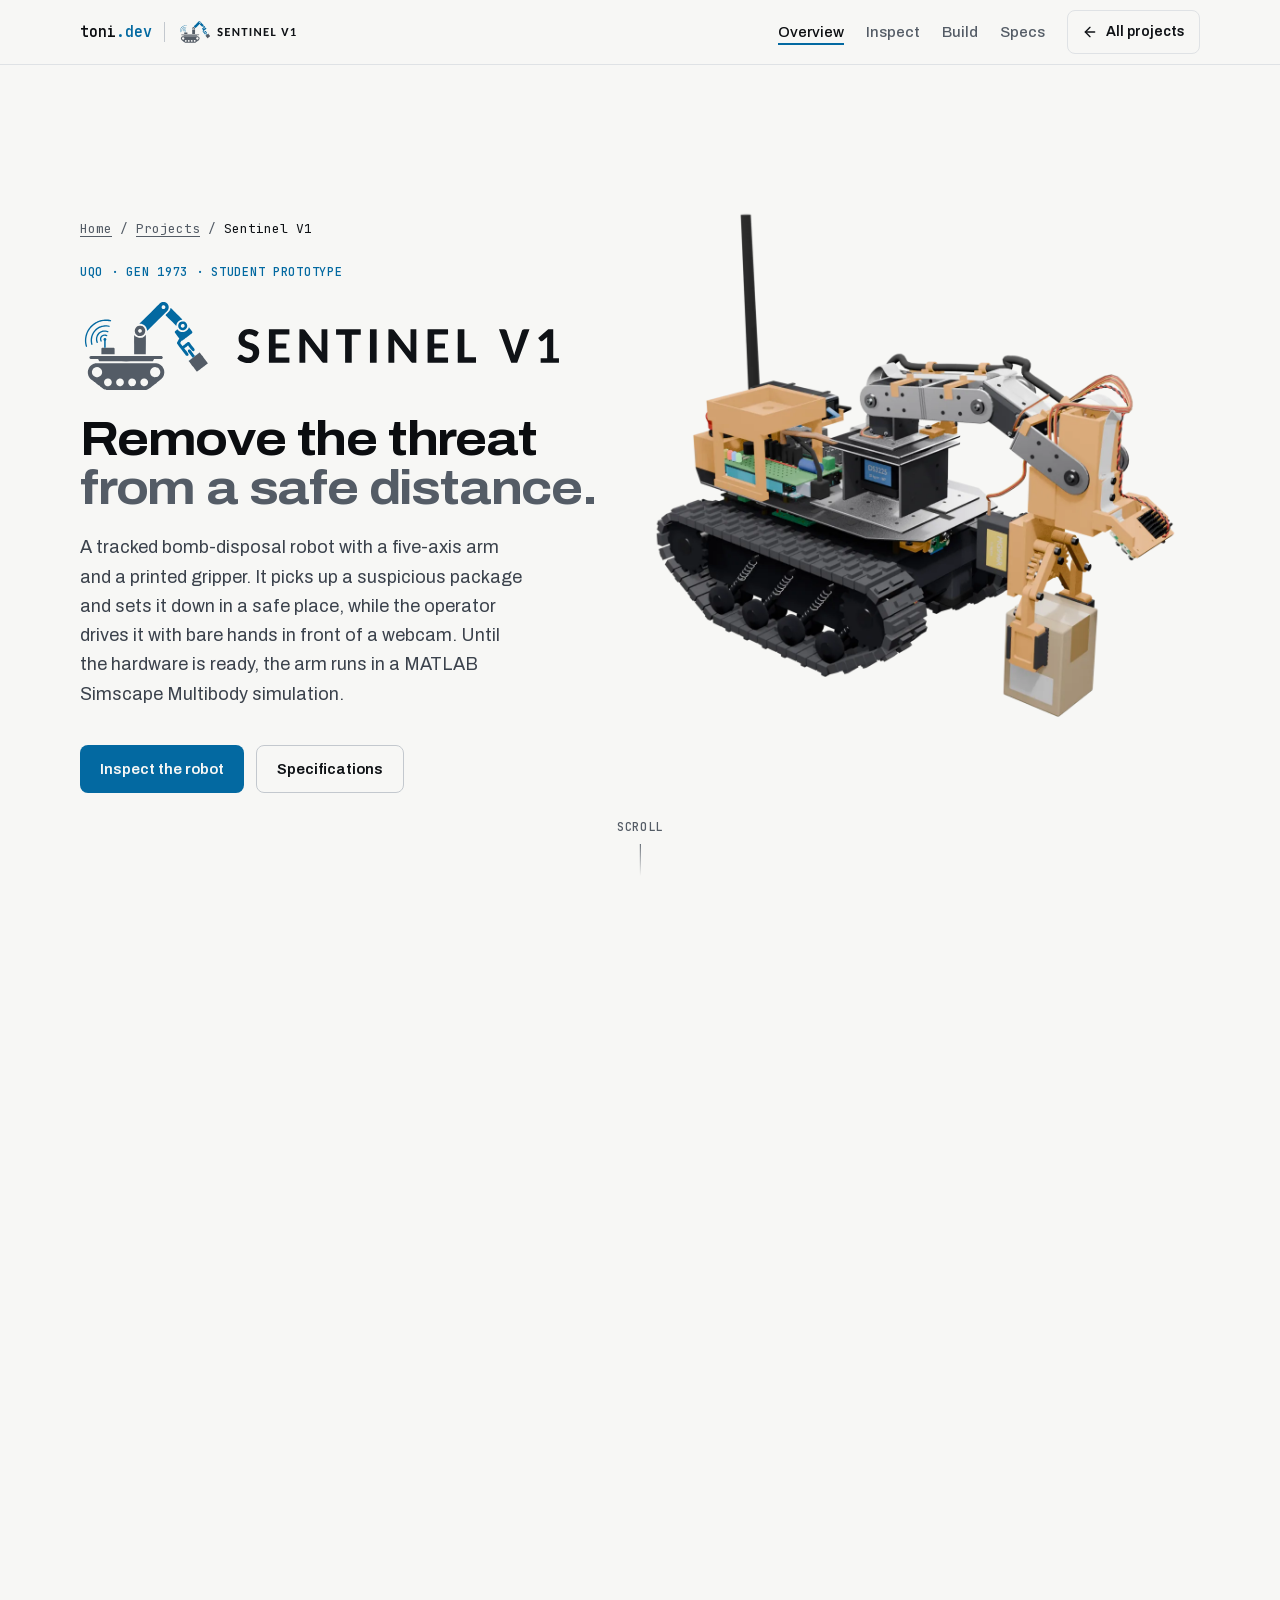
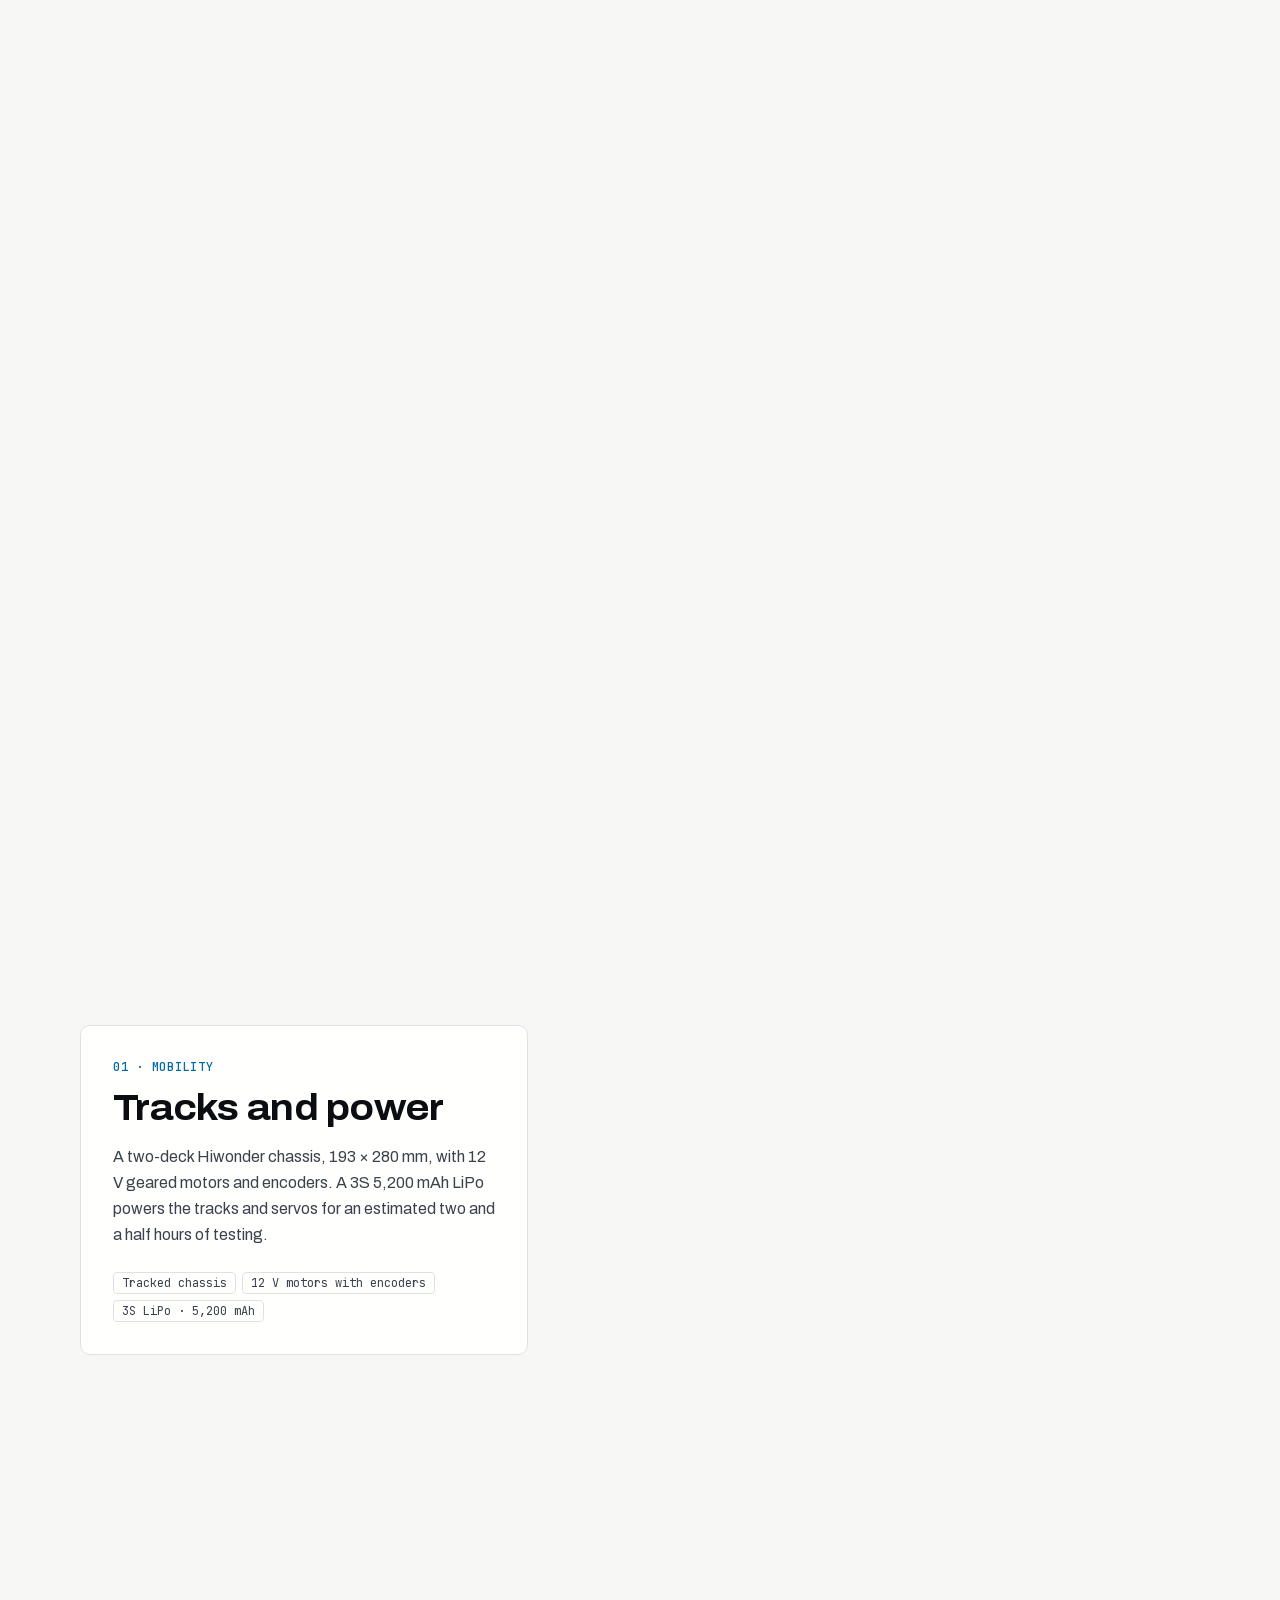
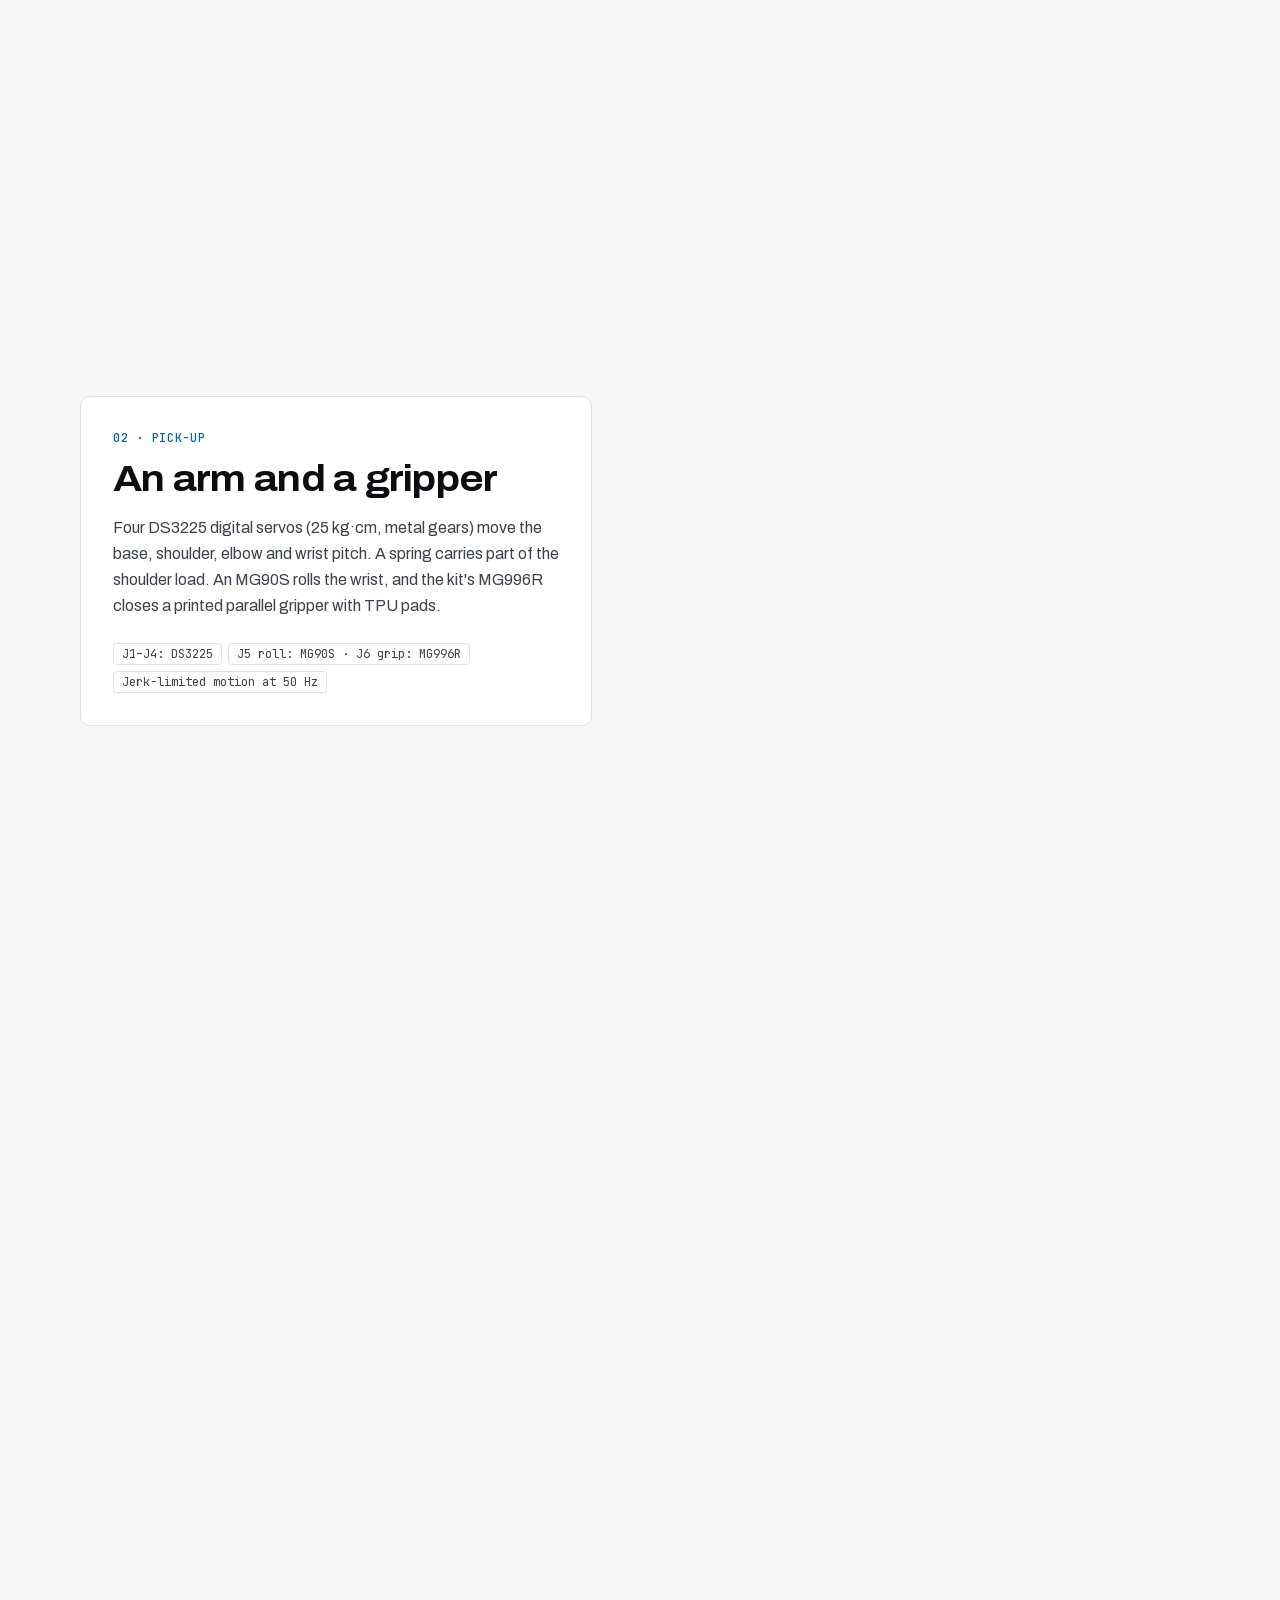
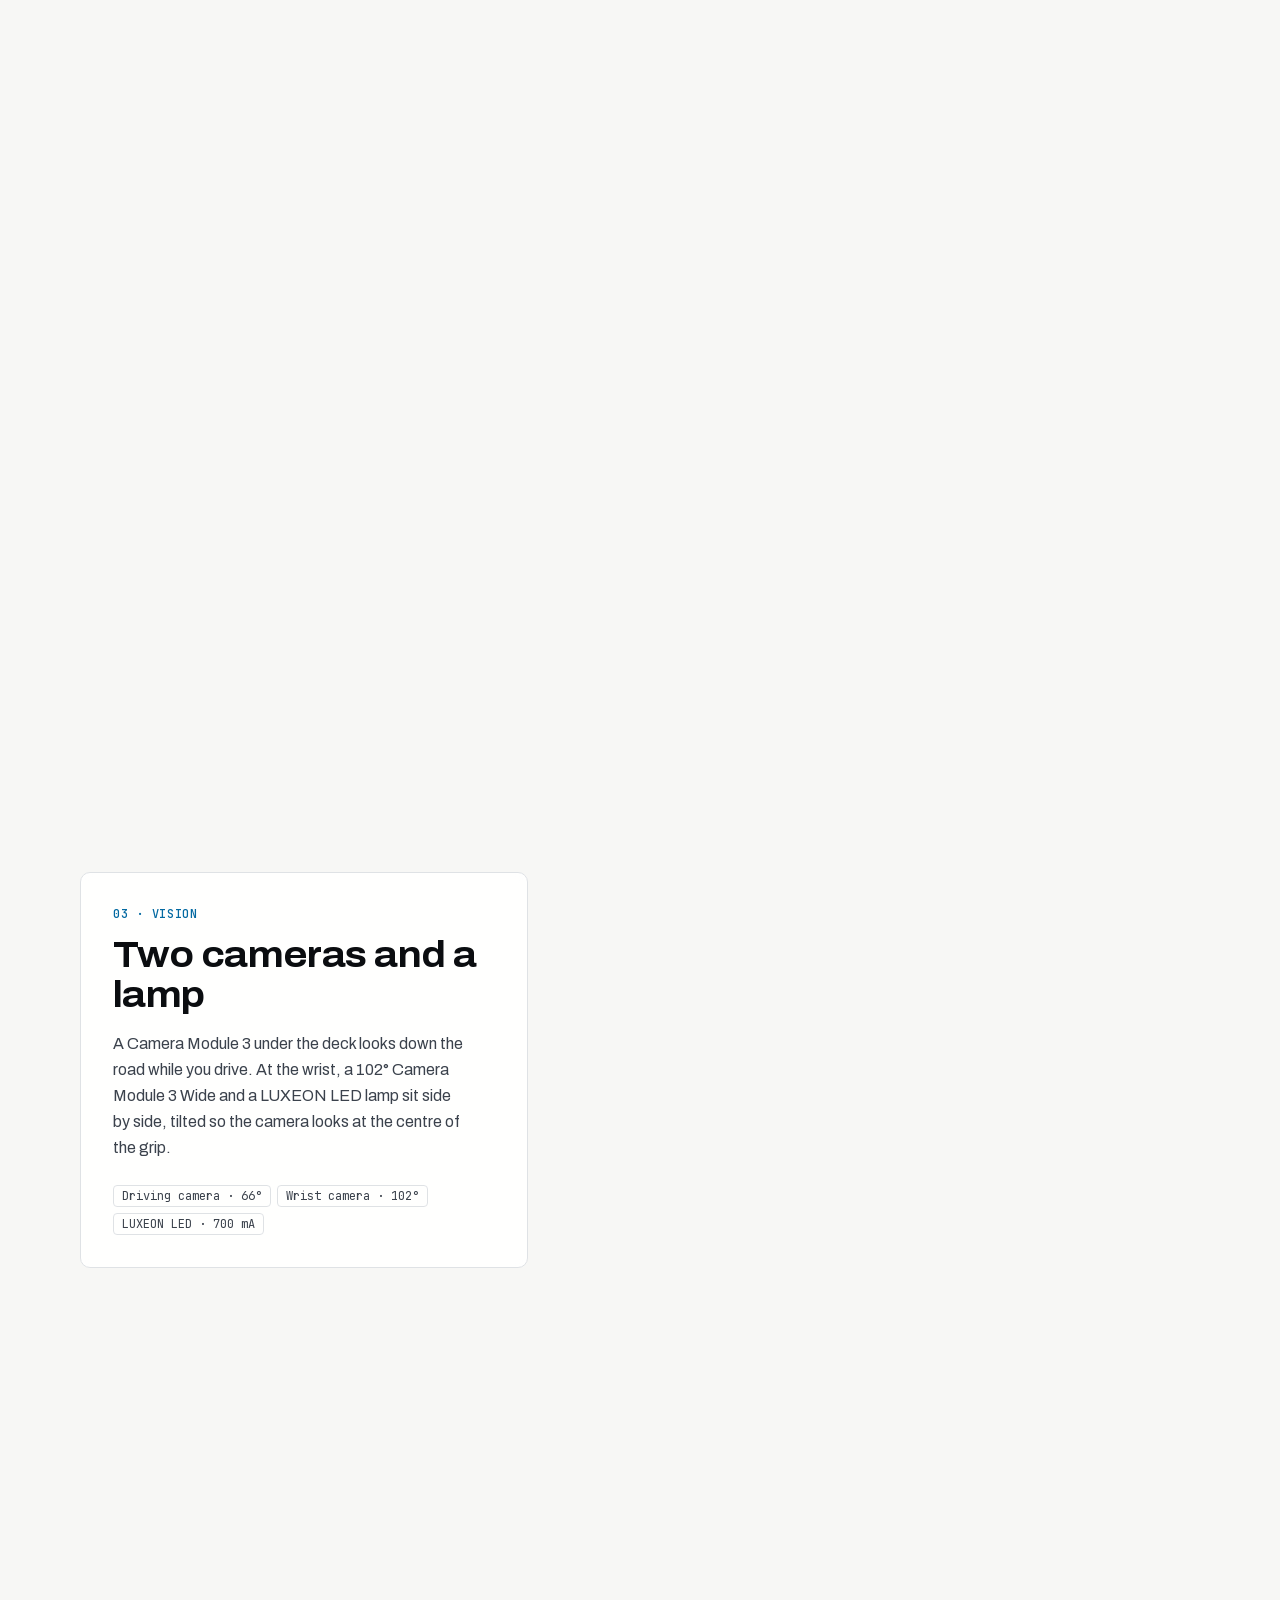
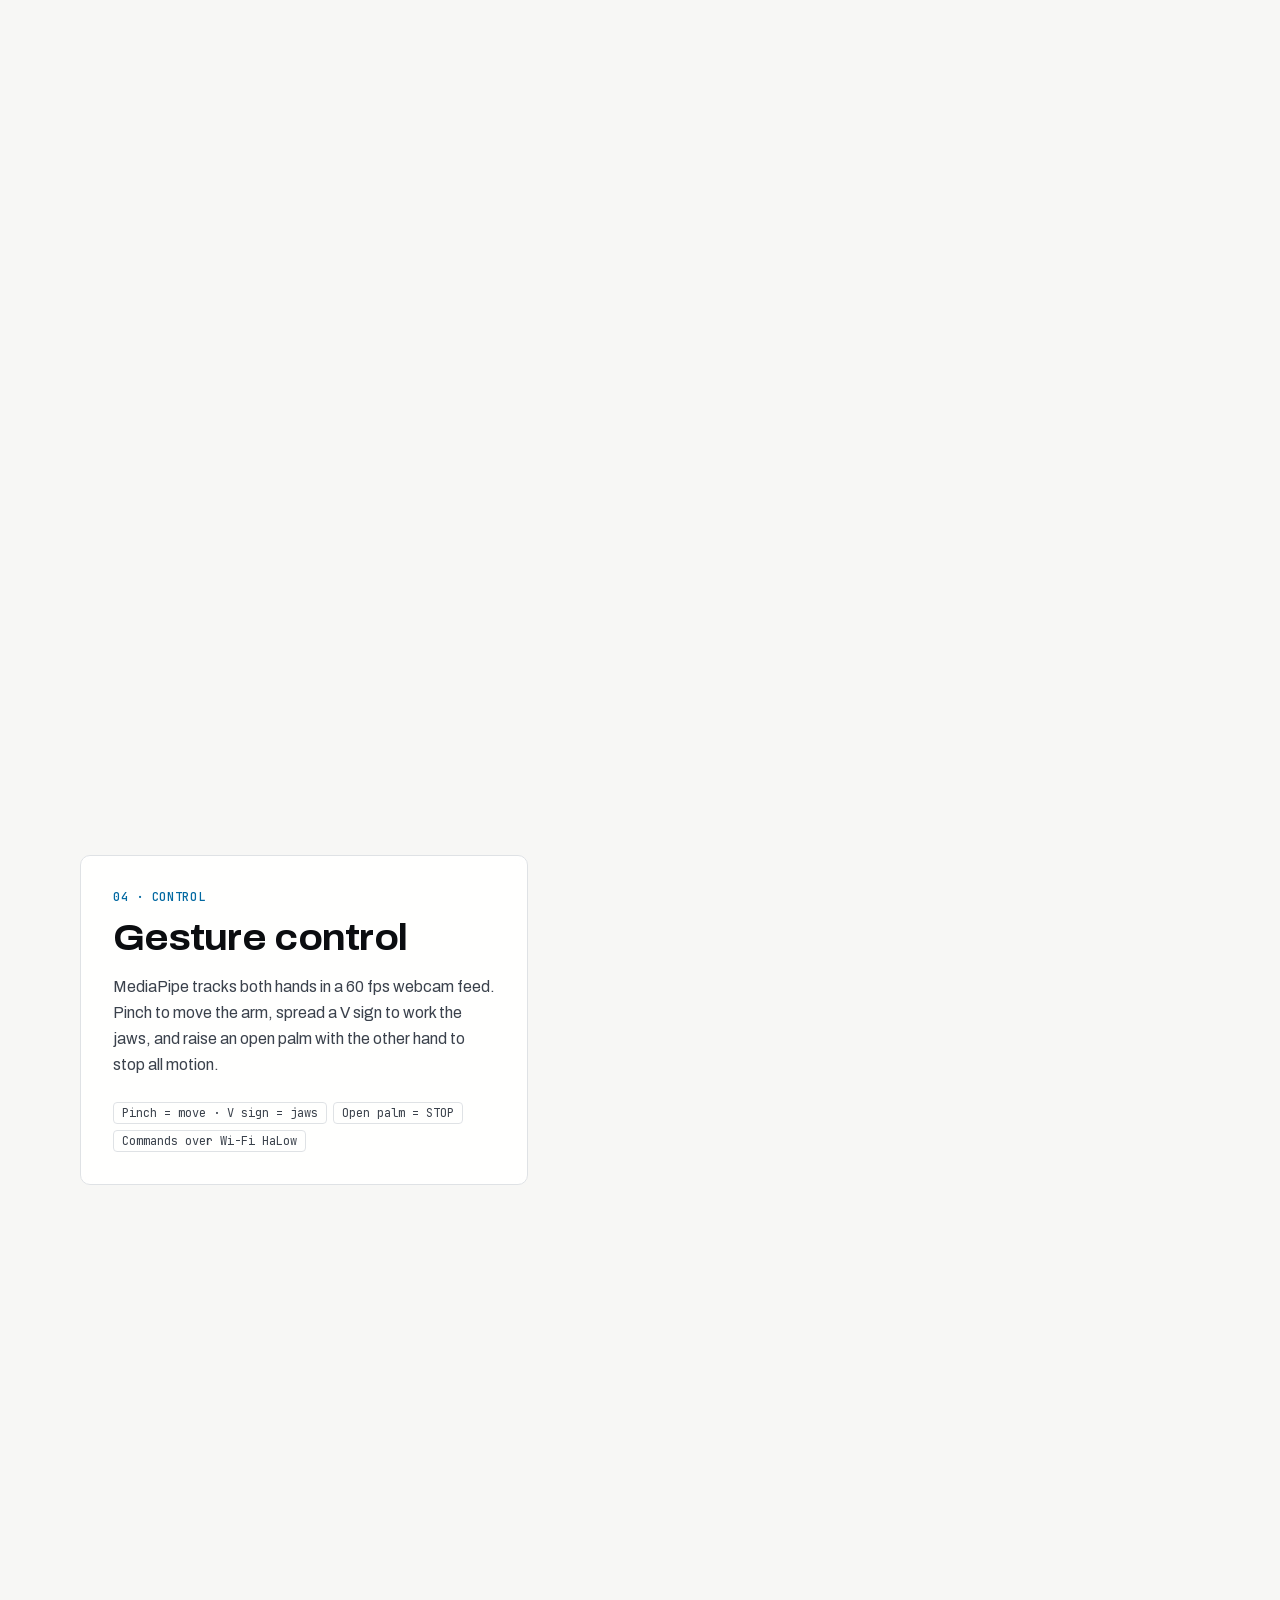
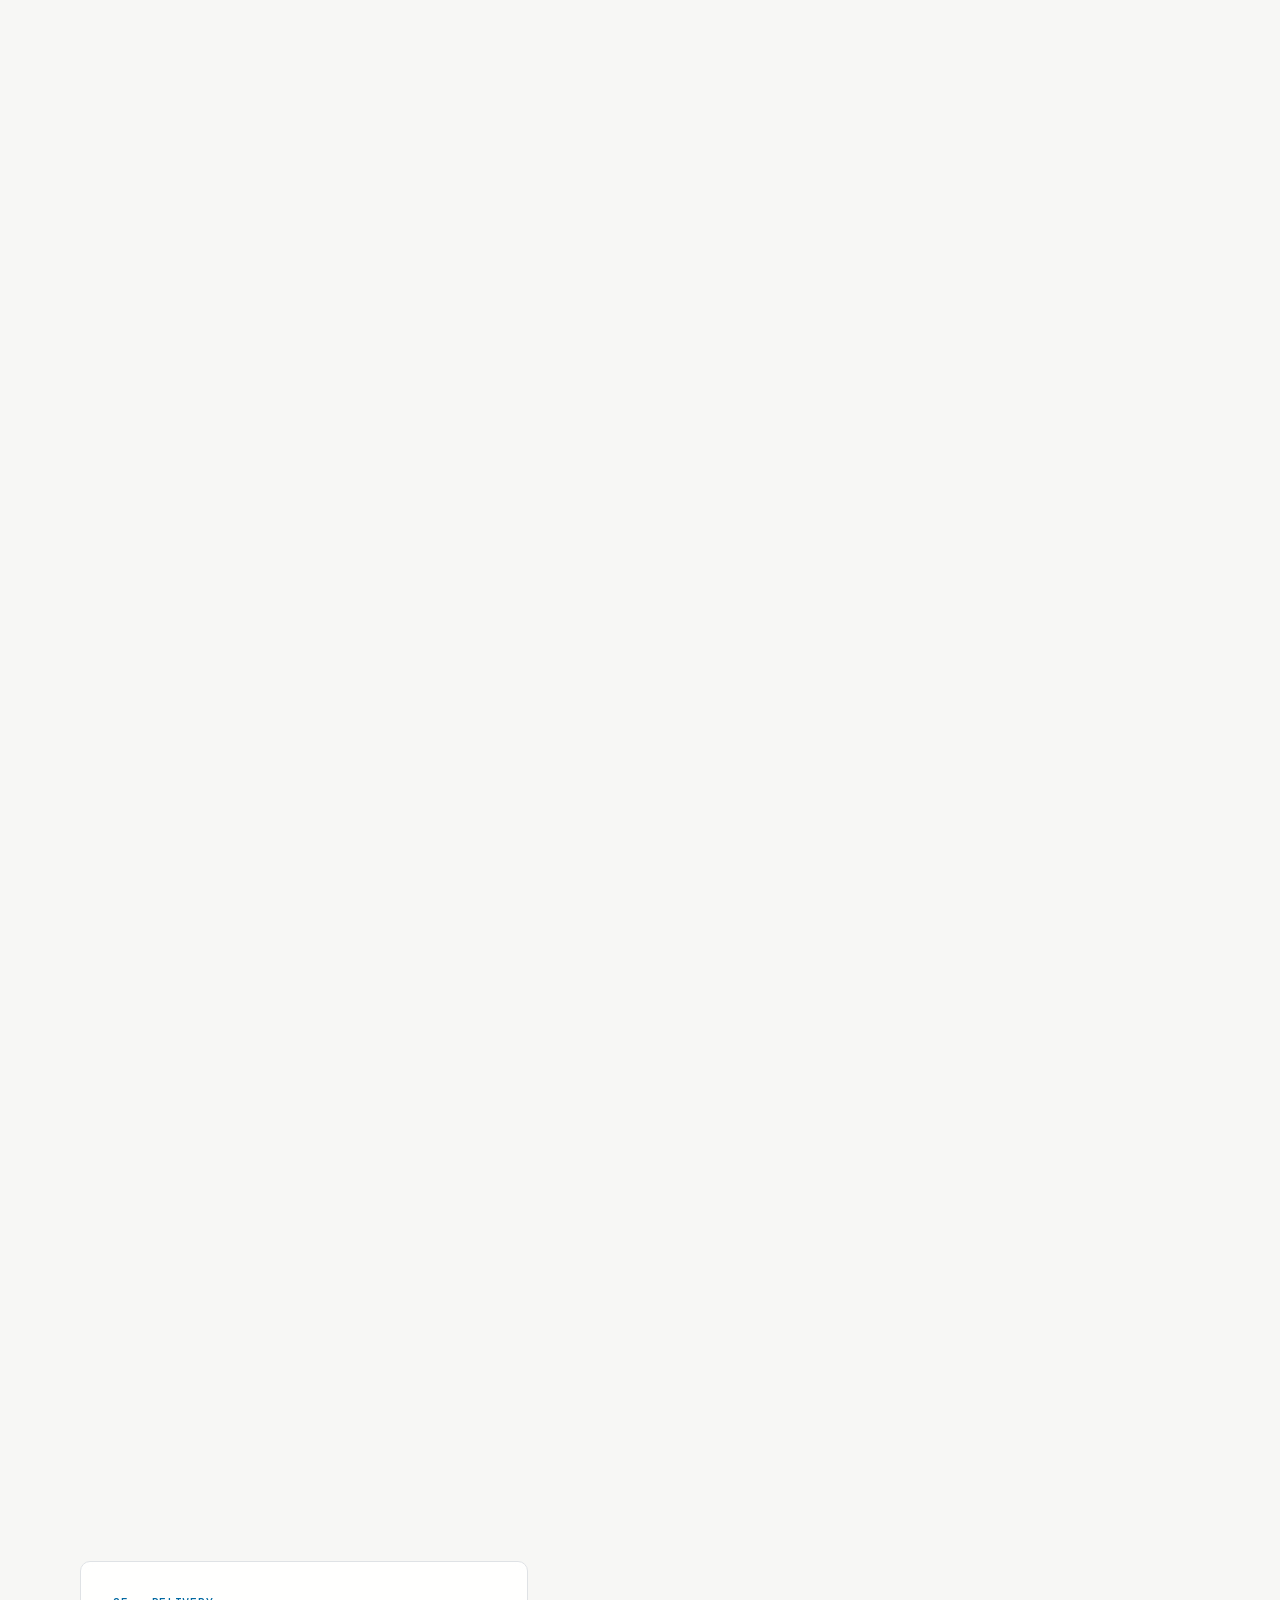
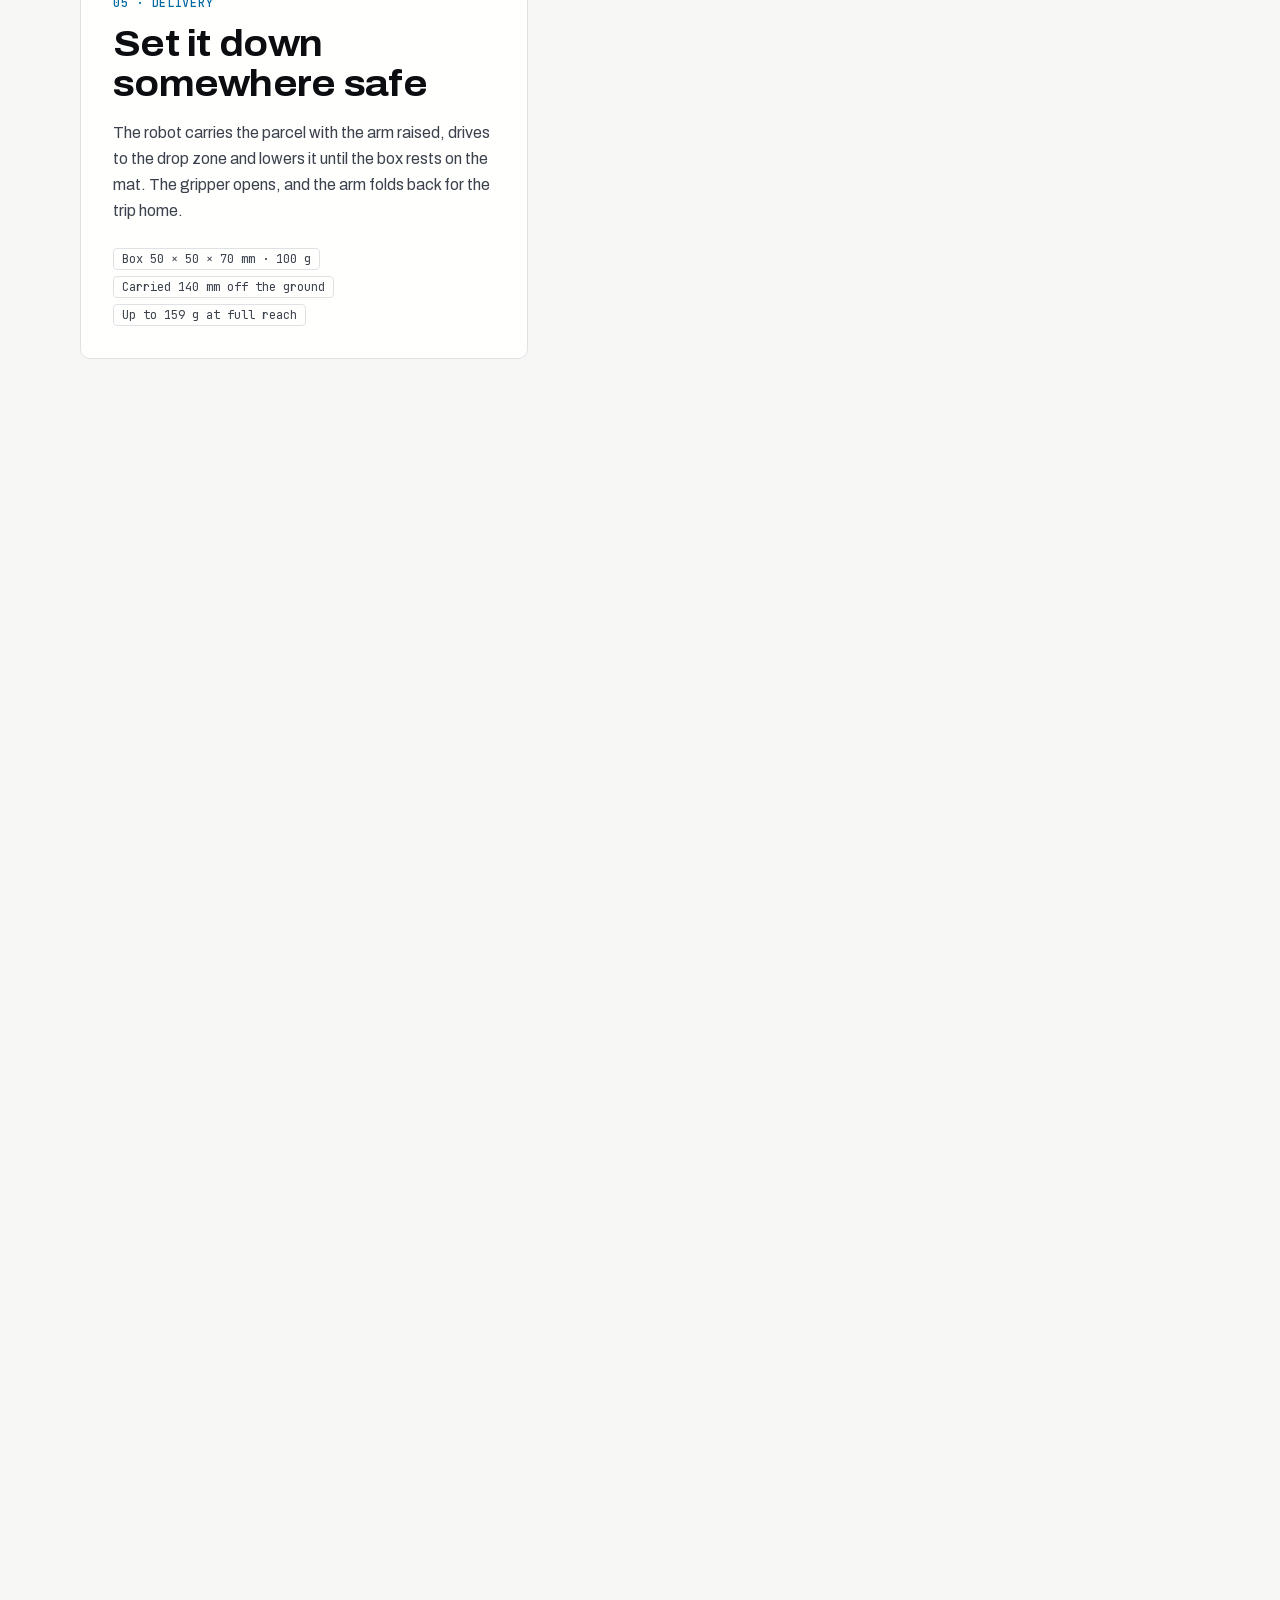
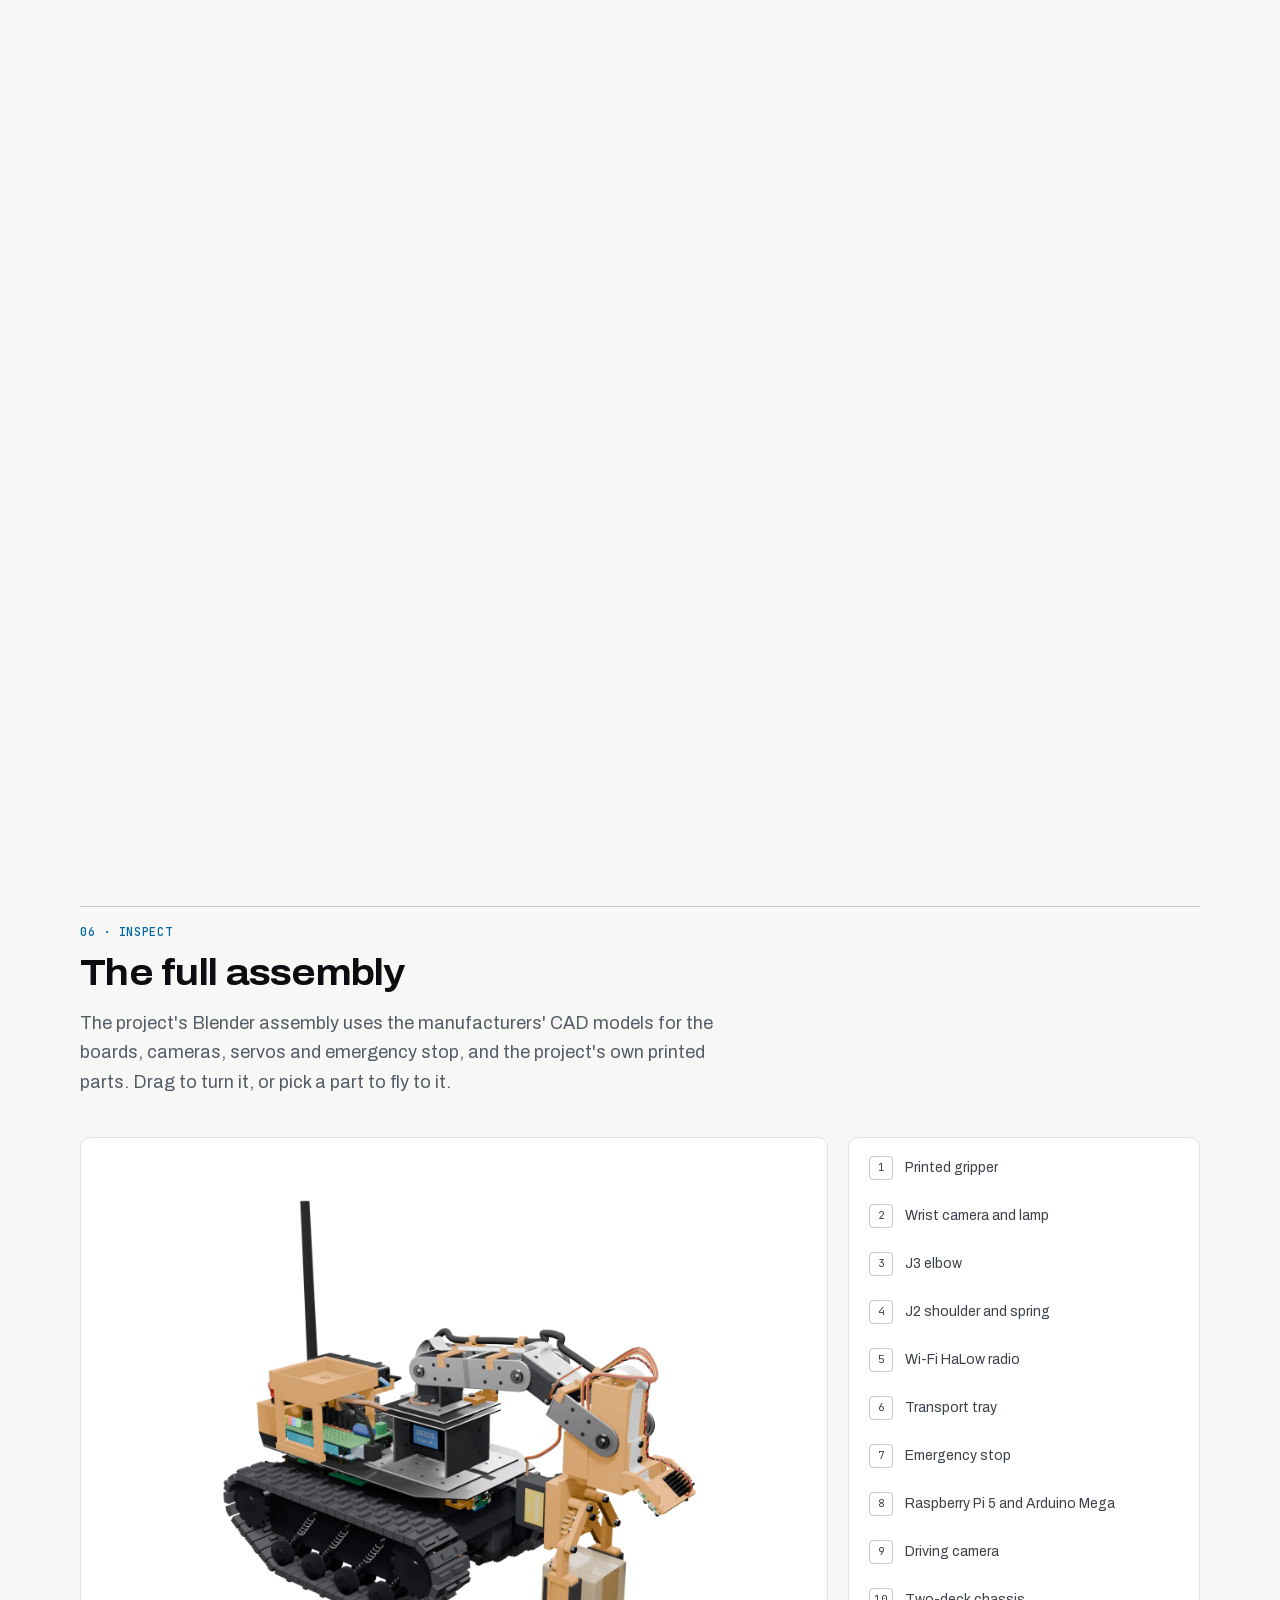
<file: projets/sentinel_v1/index.html>
<!DOCTYPE html><html lang="en" class="BRVQva_variable VxV-Ta_variable"><head><meta charSet="utf-8"/><meta name="viewport" content="width=device-width, initial-scale=1, viewport-fit=cover"/><link rel="preload" href="/projets/sentinel_v1/_next/static/media/21ca8f3f56c22ca2-s.p.1cp9-4nby68jc.woff2" as="font" crossorigin="" type="font/woff2"/><link rel="preload" href="/projets/sentinel_v1/_next/static/media/70bc3e132a0a741e-s.p.3t6q91iet4nsy.woff2" as="font" crossorigin="" type="font/woff2"/><link rel="preload" href="/projets/sentinel_v1/brand/sentinel_v1_logo_couleur_sombre.svg" as="image"/><link rel="preload" as="image" href="/projets/sentinel_v1/brand/sentinel_v1_logo_couleur_clair.svg"/><link rel="stylesheet" href="/projets/sentinel_v1/_next/static/chunks/20ekwrt5xt0el.css" data-precedence="next"/><link rel="preload" as="script" fetchPriority="low" href="/projets/sentinel_v1/_next/static/chunks/01ce6pg25fldo.js"/><script src="/projets/sentinel_v1/_next/static/chunks/1o0w-1tcc0luz.js" async=""></script><script src="/projets/sentinel_v1/_next/static/chunks/2gvu8dyrhibpa.js" async=""></script><script src="/projets/sentinel_v1/_next/static/chunks/turbopack-39oahj3kb_l7a.js" async=""></script><script src="/projets/sentinel_v1/_next/static/chunks/0umf92h1sb77c.js" async=""></script><script src="/projets/sentinel_v1/_next/static/chunks/1989qb55srmar.js" async=""></script><script src="/projets/sentinel_v1/_next/static/chunks/033aj1l5i1v6j.js" async=""></script><meta name="theme-color" content="#f7f7f5" media="(prefers-color-scheme: light)"/><meta name="theme-color" content="#0b0d10" media="(prefers-color-scheme: dark)"/><meta name="color-scheme" content="light dark"/><title>Sentinel V1 · Igor Tagne</title><meta name="description" content="A tracked bomb-disposal robot with a five-axis arm and a printed gripper that picks up a suspicious package and sets it down in a safe place. You drive it with hand gestures in front of a webcam. Student project for GEN 1973 at the Université du Québec en Outaouais."/><link rel="icon" href="/projets/sentinel_v1/icon.svg?icon.3tcy24diz6p_p.svg" sizes="any" type="image/svg+xml"/><meta name="next-size-adjust" content=""/><script>(function(){var r=document.documentElement,k="portfolioTheme",t=null;try{localStorage.removeItem(k)}catch(e){}var u=new URL(location.href),q=u.searchParams.get("theme");if(q==="light"||q==="dark"){t=q;try{sessionStorage.setItem(k,q)}catch(e){}u.searchParams.delete("theme");history.replaceState(history.state,"",u.pathname+u.search+u.hash)}else{try{t=sessionStorage.getItem(k)}catch(e){}}if(t==="light"||t==="dark")r.dataset.theme=t;matchMedia("(prefers-color-scheme: dark)").addEventListener("change",function(){try{sessionStorage.removeItem(k)}catch(e){}delete r.dataset.theme})})()</script><script src="/projets/sentinel_v1/_next/static/chunks/0cz1d0mv5g_q7.js" noModule=""></script></head><body><div hidden=""><!--$--><!--/$--></div><a href="#main" class="sr-only z-[60] rounded-md bg-ink-50 px-3.5 py-2.5 text-sm font-semibold text-ink-950 focus:not-sr-only focus:fixed focus:left-4 focus:top-4">Skip to content</a><header class="fixed inset-x-0 top-0 z-50 border-b border-ink-700 bg-ink-950 pt-[env(safe-area-inset-top)]"><nav aria-label="Main" class="container-page flex h-16 items-center gap-2"><a href="../../index.html" translate="no" class="py-2.5 pr-1 font-mono text-[15px] font-semibold text-ink-50">toni<span class="text-accent">.dev</span></a><span class="h-5 w-px bg-ink-600" aria-hidden="true"></span><a href="#overview" class="mr-auto inline-flex min-h-11 items-center pl-1.5 pr-2"><img src="/projets/sentinel_v1/brand/sentinel_v1_logo_couleur_sombre.svg" alt="Sentinel V1" width="487" height="100" class="logo-dark h-5 w-auto sm:h-6"/><img src="/projets/sentinel_v1/brand/sentinel_v1_logo_couleur_clair.svg" alt="Sentinel V1" width="487" height="100" class="logo-light h-5 w-auto sm:h-6"/></a><ul class="hidden items-center gap-0.5 text-[15px] font-medium sm:flex"><li><a href="#overview" class="inline-flex min-h-11 items-center rounded-md px-2.5 text-ink-400 transition-colors duration-150 hover:text-ink-50 aria-[current]:text-ink-50 aria-[current]:underline aria-[current]:decoration-accent aria-[current]:decoration-2 aria-[current]:underline-offset-[6px]">Overview</a></li><li><a href="#inspect" class="inline-flex min-h-11 items-center rounded-md px-2.5 text-ink-400 transition-colors duration-150 hover:text-ink-50 aria-[current]:text-ink-50 aria-[current]:underline aria-[current]:decoration-accent aria-[current]:decoration-2 aria-[current]:underline-offset-[6px]">Inspect</a></li><li><a href="#build" class="inline-flex min-h-11 items-center rounded-md px-2.5 text-ink-400 transition-colors duration-150 hover:text-ink-50 aria-[current]:text-ink-50 aria-[current]:underline aria-[current]:decoration-accent aria-[current]:decoration-2 aria-[current]:underline-offset-[6px]">Build</a></li><li><a href="#specs" class="inline-flex min-h-11 items-center rounded-md px-2.5 text-ink-400 transition-colors duration-150 hover:text-ink-50 aria-[current]:text-ink-50 aria-[current]:underline aria-[current]:decoration-accent aria-[current]:decoration-2 aria-[current]:underline-offset-[6px]">Specs</a></li></ul><a href="../index.html#hardware" class="pressable ml-1 inline-flex min-h-11 items-center gap-2 rounded-lg border border-ink-700 px-3.5 text-sm font-semibold text-ink-100 hover:border-ink-600"><svg viewBox="0 0 24 24" class="size-4" fill="none" stroke="currentColor" stroke-width="2" stroke-linecap="round" stroke-linejoin="round" aria-hidden="true"><path d="m12 19-7-7 7-7"></path><path d="M19 12H5"></path></svg>All projects</a></nav></header><div aria-hidden="true" class="pointer-events-none fixed inset-0 z-40 bg-ink-950 opacity-0"></div><main id="main"><section id="overview" aria-label="Overview" class="relative"><div class="absolute inset-0"><div class="sticky top-0 h-svh overflow-hidden"></div></div><div class="relative z-10"><div data-focus="overview" class="relative flex min-h-svh items-end pt-28 pb-[max(2.5rem,calc(env(safe-area-inset-bottom)+1.5rem))] wide:items-center wide:pb-0"><div class="pointer-events-none absolute inset-x-0 bottom-0 h-[50%] bg-gradient-to-t from-ink-950 via-ink-950/85 to-transparent wide:hidden" aria-hidden="true"></div><div class="container-page relative"><div class="hero-in max-w-xl"><nav aria-label="Breadcrumb" class="hidden flex-wrap gap-x-2 gap-y-1 font-mono text-[13px] text-ink-400 wide:flex"><a href="../../index.html" class="underline underline-offset-[3px] hover:text-ink-50">Home</a><span aria-hidden="true">/</span><a href="../index.html#hardware" class="underline underline-offset-[3px] hover:text-ink-50">Projects</a><span aria-hidden="true">/</span><span aria-current="page" class="text-ink-100">Sentinel V1</span></nav><p class="mono-label text-accent wide:mt-6 wide:short:mt-4">UQO · GEN 1973 · Student prototype</p><h1 class="mt-3 sm:mt-4 short:mt-3"><img src="/projets/sentinel_v1/brand/sentinel_v1_logo_couleur_sombre.svg" alt="Sentinel V1" width="487" height="100" fetchPriority="high" class="logo-dark h-auto w-[15rem] max-w-full sm:w-[26rem] lg:w-[30rem] short:w-[15rem]"/><img src="/projets/sentinel_v1/brand/sentinel_v1_logo_couleur_clair.svg" alt="Sentinel V1" width="487" height="100" fetchPriority="high" class="logo-light h-auto w-[15rem] max-w-full sm:w-[26rem] lg:w-[30rem] short:w-[15rem]"/></h1><p class="stretch-wide mt-3 text-balance text-[2rem] font-bold leading-[1.02] tracking-[-0.025em] text-ink-50 sm:mt-5 sm:text-5xl short:mt-3 short:text-[2rem]">Remove the threat<br/><span class="text-ink-400">from a safe distance.</span></p><p class="mt-5 max-w-md text-pretty text-base leading-relaxed text-ink-300 sm:text-lg short:mt-4 short:text-[15px]">A tracked bomb-disposal robot with a five-axis arm and a printed gripper. It picks up a suspicious package and sets it down in a safe place, while the operator drives it with bare hands in front of a webcam. Until the hardware is ready, the arm runs in a MATLAB Simscape Multibody simulation.</p><div class="mt-7 flex flex-wrap items-center gap-3 short:mt-5 wide:mt-9"><a href="#inspect" class="pressable inline-flex min-h-12 items-center rounded-lg bg-accent px-5 text-[15px] font-semibold text-ink-950 hover:bg-accent-soft">Inspect the robot</a><a href="#specs" class="pressable inline-flex min-h-12 items-center rounded-lg border border-ink-600 px-5 text-[15px] font-semibold text-ink-100 hover:border-ink-100">Specifications</a></div></div></div><div class="fade-in-late mono-label absolute bottom-6 left-1/2 hidden -translate-x-1/2 flex-col items-center gap-2 text-ink-400 wide:flex short:hidden" aria-hidden="true">Scroll<span class="scroll-cue h-8 w-px bg-gradient-to-b from-ink-400 to-transparent"></span></div></div><div aria-label="About the robot" role="region"><div data-focus="drive" style="height:160svh" aria-hidden="true"></div><div data-focus="tracks" class="relative" style="height:260svh"><div data-sticky="true" class="sticky top-0 flex h-svh items-end pb-[max(1.5rem,env(safe-area-inset-bottom))] wide:items-center wide:pb-0"><div class="container-page"><div class="w-full max-w-md"><div class="panel-over w-full rounded-panel p-6 sm:p-8" style="--reveal-delay:0s"><p class="mono-label text-accent">01 · Mobility</p><h2 class="stretch-wide mt-3 text-[1.75rem] font-bold tracking-[-0.02em] text-ink-50 sm:text-4xl">Tracks and power</h2><p class="mt-3 text-pretty leading-relaxed text-ink-300 sm:mt-4">A two-deck Hiwonder chassis, 193 × 280 mm, with 12 V geared motors and encoders. A 3S 5,200 mAh LiPo powers the tracks and servos for an estimated two and a half hours of testing.</p><ul class="mt-5 flex flex-wrap gap-1.5 sm:mt-6"><li class="rounded border border-ink-700 px-2 py-0.5 font-mono text-xs text-ink-300">Tracked chassis</li><li class="rounded border border-ink-700 px-2 py-0.5 font-mono text-xs text-ink-300">12 V motors with encoders</li><li class="rounded border border-ink-700 px-2 py-0.5 font-mono text-xs text-ink-300">3S LiPo · 5,200 mAh</li></ul></div></div></div></div></div><div data-focus="robotic_arm" class="relative" style="height:260svh"><div data-sticky="true" class="sticky top-0 flex h-svh items-end pb-[max(1.5rem,env(safe-area-inset-bottom))] wide:pb-[6svh]"><div class="container-page"><div class="w-full max-w-lg"><div class="panel-cover w-full rounded-panel p-6 sm:p-8" style="--reveal-delay:0s"><p class="mono-label text-accent">02 · Pick-up</p><h2 class="stretch-wide mt-3 text-[1.75rem] font-bold tracking-[-0.02em] text-ink-50 sm:text-4xl">An arm and a gripper</h2><p class="mt-3 text-pretty leading-relaxed text-ink-300 sm:mt-4">Four DS3225 digital servos (25 kg·cm, metal gears) move the base, shoulder, elbow and wrist pitch. A spring carries part of the shoulder load. An MG90S rolls the wrist, and the kit&#x27;s MG996R closes a printed parallel gripper with TPU pads.</p><ul class="mt-5 flex flex-wrap gap-1.5 sm:mt-6"><li class="rounded border border-ink-700 px-2 py-0.5 font-mono text-xs text-ink-300">J1–J4: DS3225</li><li class="rounded border border-ink-700 px-2 py-0.5 font-mono text-xs text-ink-300">J5 roll: MG90S · J6 grip: MG996R</li><li class="rounded border border-ink-700 px-2 py-0.5 font-mono text-xs text-ink-300">Jerk-limited motion at 50 Hz</li></ul></div></div></div></div></div><div data-focus="camera_system" class="relative" style="height:350svh"><div data-sticky="true" class="sticky top-0 flex h-svh items-end pb-[max(1.5rem,env(safe-area-inset-bottom))] wide:items-center wide:pb-0"><div class="container-page"><div class="w-full max-w-md"><div class="panel-over w-full rounded-panel p-6 sm:p-8" style="--reveal-delay:0s"><p class="mono-label text-accent">03 · Vision</p><h2 class="stretch-wide mt-3 text-[1.75rem] font-bold tracking-[-0.02em] text-ink-50 sm:text-4xl">Two cameras and a lamp</h2><p class="mt-3 text-pretty leading-relaxed text-ink-300 sm:mt-4">A Camera Module 3 under the deck looks down the road while you drive. At the wrist, a 102° Camera Module 3 Wide and a LUXEON LED lamp sit side by side, tilted so the camera looks at the centre of the grip.</p><ul class="mt-5 flex flex-wrap gap-1.5 sm:mt-6"><li class="rounded border border-ink-700 px-2 py-0.5 font-mono text-xs text-ink-300">Driving camera · 66°</li><li class="rounded border border-ink-700 px-2 py-0.5 font-mono text-xs text-ink-300">Wrist camera · 102°</li><li class="rounded border border-ink-700 px-2 py-0.5 font-mono text-xs text-ink-300">LUXEON LED · 700 mA</li></ul></div></div></div></div></div><div data-focus="electronics" class="relative" style="height:260svh"><div data-sticky="true" class="sticky top-0 flex h-svh items-end pb-[max(1.5rem,env(safe-area-inset-bottom))] wide:items-center wide:pb-0"><div class="container-page"><div class="w-full max-w-md"><div class="panel-over w-full rounded-panel p-6 sm:p-8" style="--reveal-delay:0s"><p class="mono-label text-accent">04 · Control</p><h2 class="stretch-wide mt-3 text-[1.75rem] font-bold tracking-[-0.02em] text-ink-50 sm:text-4xl">Gesture control</h2><p class="mt-3 text-pretty leading-relaxed text-ink-300 sm:mt-4">MediaPipe tracks both hands in a 60 fps webcam feed. Pinch to move the arm, spread a V sign to work the jaws, and raise an open palm with the other hand to stop all motion.</p><ul class="mt-5 flex flex-wrap gap-1.5 sm:mt-6"><li class="rounded border border-ink-700 px-2 py-0.5 font-mono text-xs text-ink-300">Pinch = move · V sign = jaws</li><li class="rounded border border-ink-700 px-2 py-0.5 font-mono text-xs text-ink-300">Open palm = STOP</li><li class="rounded border border-ink-700 px-2 py-0.5 font-mono text-xs text-ink-300">Commands over Wi-Fi HaLow</li></ul></div></div></div></div></div><div data-focus="delivery" class="relative" style="height:300svh"><div data-sticky="true" class="sticky top-0 flex h-svh items-end pb-[max(1.5rem,env(safe-area-inset-bottom))] wide:items-center wide:pb-0"><div class="container-page"><div class="w-full max-w-md"><div class="panel-over w-full rounded-panel p-6 sm:p-8" style="--reveal-delay:0s"><p class="mono-label text-accent">05 · Delivery</p><h2 class="stretch-wide mt-3 text-[1.75rem] font-bold tracking-[-0.02em] text-ink-50 sm:text-4xl">Set it down somewhere safe</h2><p class="mt-3 text-pretty leading-relaxed text-ink-300 sm:mt-4">The robot carries the parcel with the arm raised, drives to the drop zone and lowers it until the box rests on the mat. The gripper opens, and the arm folds back for the trip home.</p><ul class="mt-5 flex flex-wrap gap-1.5 sm:mt-6"><li class="rounded border border-ink-700 px-2 py-0.5 font-mono text-xs text-ink-300">Box 50 × 50 × 70 mm · 100 g</li><li class="rounded border border-ink-700 px-2 py-0.5 font-mono text-xs text-ink-300">Carried 140 mm off the ground</li><li class="rounded border border-ink-700 px-2 py-0.5 font-mono text-xs text-ink-300">Up to 159 g at full reach</li></ul></div></div></div></div></div></div></div></section><section id="inspect" aria-labelledby="inspect-title" class="relative py-16 md:py-24"><div class="container-page"><div style="--reveal-delay:0s"><div class="border-t border-ink-600 pt-4"><p class="mono-label text-accent">06 · Inspect</p><h2 id="inspect-title" class="stretch-wide mt-3 text-[1.75rem] font-bold tracking-[-0.02em] text-ink-50 sm:text-4xl">The full assembly</h2><p class="mt-4 max-w-2xl text-pretty text-lg leading-relaxed text-ink-400">The project&#x27;s Blender assembly uses the manufacturers&#x27; CAD models for the boards, cameras, servos and emergency stop, and the project&#x27;s own printed parts. Drag to turn it, or pick a part to fly to it.</p></div></div><div class="mt-10 grid gap-5 lg:grid-cols-[minmax(0,1fr)_22rem]"><div class="touch-scroll-y relative h-[62svh] min-h-[420px] overflow-hidden rounded-panel border border-ink-700 bg-ink-900"></div><div class="flex flex-col gap-5"><ol aria-label="Parts" class="panel grid grid-cols-2 gap-1 rounded-panel p-2 lg:grid-cols-1"><li><button type="button" aria-pressed="false" class="pressable flex min-h-11 w-full items-center gap-3 rounded-md px-3 py-2 text-left text-sm text-ink-300 hover:bg-ink-800 hover:text-ink-50 aria-pressed:bg-accent/15 aria-pressed:text-ink-50"><span class="grid size-6 shrink-0 place-items-center rounded border border-ink-600 font-mono text-[11px]">1</span><span class="truncate">Printed gripper</span></button></li><li><button type="button" aria-pressed="false" class="pressable flex min-h-11 w-full items-center gap-3 rounded-md px-3 py-2 text-left text-sm text-ink-300 hover:bg-ink-800 hover:text-ink-50 aria-pressed:bg-accent/15 aria-pressed:text-ink-50"><span class="grid size-6 shrink-0 place-items-center rounded border border-ink-600 font-mono text-[11px]">2</span><span class="truncate">Wrist camera and lamp</span></button></li><li><button type="button" aria-pressed="false" class="pressable flex min-h-11 w-full items-center gap-3 rounded-md px-3 py-2 text-left text-sm text-ink-300 hover:bg-ink-800 hover:text-ink-50 aria-pressed:bg-accent/15 aria-pressed:text-ink-50"><span class="grid size-6 shrink-0 place-items-center rounded border border-ink-600 font-mono text-[11px]">3</span><span class="truncate">J3 elbow</span></button></li><li><button type="button" aria-pressed="false" class="pressable flex min-h-11 w-full items-center gap-3 rounded-md px-3 py-2 text-left text-sm text-ink-300 hover:bg-ink-800 hover:text-ink-50 aria-pressed:bg-accent/15 aria-pressed:text-ink-50"><span class="grid size-6 shrink-0 place-items-center rounded border border-ink-600 font-mono text-[11px]">4</span><span class="truncate">J2 shoulder and spring</span></button></li><li><button type="button" aria-pressed="false" class="pressable flex min-h-11 w-full items-center gap-3 rounded-md px-3 py-2 text-left text-sm text-ink-300 hover:bg-ink-800 hover:text-ink-50 aria-pressed:bg-accent/15 aria-pressed:text-ink-50"><span class="grid size-6 shrink-0 place-items-center rounded border border-ink-600 font-mono text-[11px]">5</span><span class="truncate">Wi-Fi HaLow radio</span></button></li><li><button type="button" aria-pressed="false" class="pressable flex min-h-11 w-full items-center gap-3 rounded-md px-3 py-2 text-left text-sm text-ink-300 hover:bg-ink-800 hover:text-ink-50 aria-pressed:bg-accent/15 aria-pressed:text-ink-50"><span class="grid size-6 shrink-0 place-items-center rounded border border-ink-600 font-mono text-[11px]">6</span><span class="truncate">Transport tray</span></button></li><li><button type="button" aria-pressed="false" class="pressable flex min-h-11 w-full items-center gap-3 rounded-md px-3 py-2 text-left text-sm text-ink-300 hover:bg-ink-800 hover:text-ink-50 aria-pressed:bg-accent/15 aria-pressed:text-ink-50"><span class="grid size-6 shrink-0 place-items-center rounded border border-ink-600 font-mono text-[11px]">7</span><span class="truncate">Emergency stop</span></button></li><li><button type="button" aria-pressed="false" class="pressable flex min-h-11 w-full items-center gap-3 rounded-md px-3 py-2 text-left text-sm text-ink-300 hover:bg-ink-800 hover:text-ink-50 aria-pressed:bg-accent/15 aria-pressed:text-ink-50"><span class="grid size-6 shrink-0 place-items-center rounded border border-ink-600 font-mono text-[11px]">8</span><span class="truncate">Raspberry Pi 5 and Arduino Mega</span></button></li><li><button type="button" aria-pressed="false" class="pressable flex min-h-11 w-full items-center gap-3 rounded-md px-3 py-2 text-left text-sm text-ink-300 hover:bg-ink-800 hover:text-ink-50 aria-pressed:bg-accent/15 aria-pressed:text-ink-50"><span class="grid size-6 shrink-0 place-items-center rounded border border-ink-600 font-mono text-[11px]">9</span><span class="truncate">Driving camera</span></button></li><li><button type="button" aria-pressed="false" class="pressable flex min-h-11 w-full items-center gap-3 rounded-md px-3 py-2 text-left text-sm text-ink-300 hover:bg-ink-800 hover:text-ink-50 aria-pressed:bg-accent/15 aria-pressed:text-ink-50"><span class="grid size-6 shrink-0 place-items-center rounded border border-ink-600 font-mono text-[11px]">10</span><span class="truncate">Two-deck chassis</span></button></li><li><button type="button" aria-pressed="false" class="pressable flex min-h-11 w-full items-center gap-3 rounded-md px-3 py-2 text-left text-sm text-ink-300 hover:bg-ink-800 hover:text-ink-50 aria-pressed:bg-accent/15 aria-pressed:text-ink-50"><span class="grid size-6 shrink-0 place-items-center rounded border border-ink-600 font-mono text-[11px]">11</span><span class="truncate">Batteries</span></button></li></ol><div class="panel relative min-h-44 rounded-panel p-6" aria-live="polite"><p class="swap-in text-sm leading-relaxed text-ink-400">Pick a part in the list<!-- --> to see what it does.</p></div></div></div></div></section><section id="build" aria-labelledby="build-title" class="relative py-16 md:py-24"><div class="container-page"><div style="--reveal-delay:0s"><div class="border-t border-ink-600 pt-4"><p class="mono-label text-accent">07 · Build</p><h2 id="build-title" class="stretch-wide mt-3 text-[1.75rem] font-bold tracking-[-0.02em] text-ink-50 sm:text-4xl">The real robot</h2><div class="mt-4 flex flex-col gap-5 md:flex-row md:items-end md:justify-between"><p class="max-w-2xl text-pretty text-lg leading-relaxed text-ink-400">Everything above comes from the Blender assembly. The real robot is under construction, and photos of it will replace these frames.</p><p class="mono-label inline-flex shrink-0 items-center gap-2.5 self-start rounded-md border border-ink-600 px-3 py-2 text-ink-100 md:self-auto"><span class="size-1.5 rounded-full bg-accent" aria-hidden="true"></span>Photos on <time dateTime="2027-01-25">January 25, 2027</time></p></div></div></div><div class="mt-10 grid gap-5 sm:grid-cols-2 lg:grid-cols-3"><div class="sm:col-span-2 lg:col-span-1" style="--reveal-delay:0s"><figure class="panel h-full overflow-hidden rounded-panel"><div class="photo-placeholder relative grid aspect-[4/3] place-items-center border-b border-ink-700"><div class="absolute inset-3 rounded-md border border-dashed border-ink-600" aria-hidden="true"></div><div class="relative flex flex-col items-center gap-3 text-center"><svg viewBox="0 0 24 24" class="size-9 text-ink-500" fill="none" stroke="currentColor" stroke-width="1.5" stroke-linecap="round" stroke-linejoin="round" aria-hidden="true"><path d="M3 8.5A2.5 2.5 0 0 1 5.5 6h1.8l1.4-2h6.6l1.4 2h1.8A2.5 2.5 0 0 1 21 8.5v9a2.5 2.5 0 0 1-2.5 2.5h-13A2.5 2.5 0 0 1 3 17.5z"></path><circle cx="12" cy="13" r="3.5"></circle></svg><span class="mono-label text-ink-400">Available <time dateTime="2027-01-25">January 25, 2027</time></span></div></div><figcaption class="p-5"><h3 class="stretch-wide text-base font-bold text-ink-50">Chassis and tracks</h3><p class="mt-1.5 text-[15px] leading-relaxed text-ink-400">The Hiwonder chassis with its motors, the LiPo and the fuse.</p></figcaption></figure></div><div style="--reveal-delay:0.06s"><figure class="panel h-full overflow-hidden rounded-panel"><div class="photo-placeholder relative grid aspect-[4/3] place-items-center border-b border-ink-700"><div class="absolute inset-3 rounded-md border border-dashed border-ink-600" aria-hidden="true"></div><div class="relative flex flex-col items-center gap-3 text-center"><svg viewBox="0 0 24 24" class="size-9 text-ink-500" fill="none" stroke="currentColor" stroke-width="1.5" stroke-linecap="round" stroke-linejoin="round" aria-hidden="true"><path d="M3 8.5A2.5 2.5 0 0 1 5.5 6h1.8l1.4-2h6.6l1.4 2h1.8A2.5 2.5 0 0 1 21 8.5v9a2.5 2.5 0 0 1-2.5 2.5h-13A2.5 2.5 0 0 1 3 17.5z"></path><circle cx="12" cy="13" r="3.5"></circle></svg><span class="mono-label text-ink-400">Available <time dateTime="2027-01-25">January 25, 2027</time></span></div></div><figcaption class="p-5"><h3 class="stretch-wide text-base font-bold text-ink-50">Arm and wrist</h3><p class="mt-1.5 text-[15px] leading-relaxed text-ink-400">The four DS3225 joints, the wrist camera, the lamp and the gripper.</p></figcaption></figure></div><div style="--reveal-delay:0.12s"><figure class="panel h-full overflow-hidden rounded-panel"><div class="photo-placeholder relative grid aspect-[4/3] place-items-center border-b border-ink-700"><div class="absolute inset-3 rounded-md border border-dashed border-ink-600" aria-hidden="true"></div><div class="relative flex flex-col items-center gap-3 text-center"><svg viewBox="0 0 24 24" class="size-9 text-ink-500" fill="none" stroke="currentColor" stroke-width="1.5" stroke-linecap="round" stroke-linejoin="round" aria-hidden="true"><path d="M3 8.5A2.5 2.5 0 0 1 5.5 6h1.8l1.4-2h6.6l1.4 2h1.8A2.5 2.5 0 0 1 21 8.5v9a2.5 2.5 0 0 1-2.5 2.5h-13A2.5 2.5 0 0 1 3 17.5z"></path><circle cx="12" cy="13" r="3.5"></circle></svg><span class="mono-label text-ink-400">Available <time dateTime="2027-01-25">January 25, 2027</time></span></div></div><figcaption class="p-5"><h3 class="stretch-wide text-base font-bold text-ink-50">First tests</h3><p class="mt-1.5 text-[15px] leading-relaxed text-ink-400">Driving the robot with hand gestures in front of the webcam.</p></figcaption></figure></div></div></div></section><section id="specs" aria-labelledby="specs-title" class="relative py-16 md:py-24"><div class="container-page"><div style="--reveal-delay:0s"><div class="border-t border-ink-600 pt-4"><p class="mono-label text-accent">08 · Specifications</p><h2 id="specs-title" class="stretch-wide mt-3 text-[1.75rem] font-bold tracking-[-0.02em] text-ink-50 sm:text-4xl">Parts and figures</h2></div></div><dl class="mt-10 grid grid-cols-2 gap-px overflow-hidden rounded-panel border border-ink-700 bg-ink-700 lg:grid-cols-4"><div class="flex flex-col-reverse gap-2 bg-ink-900 p-5 sm:p-7" style="--reveal-delay:0s"><dt class="text-sm leading-snug text-ink-400">Parts to buy (CAD, before tax): 51 items, 4 lent by the lab</dt><dd class="stretch-wide text-3xl font-bold tracking-[-0.02em] text-ink-50 sm:text-4xl">$954.78</dd></div><div class="flex flex-col-reverse gap-2 bg-ink-900 p-5 sm:p-7" style="--reveal-delay:0.06s"><dt class="text-sm leading-snug text-ink-400">Estimated testing time per LiPo charge</dt><dd class="stretch-wide text-3xl font-bold tracking-[-0.02em] text-ink-50 sm:text-4xl">2.5 h</dd></div><div class="flex flex-col-reverse gap-2 bg-ink-900 p-5 sm:p-7" style="--reveal-delay:0.12s"><dt class="text-sm leading-snug text-ink-400">Wrist camera field of view</dt><dd class="stretch-wide text-3xl font-bold tracking-[-0.02em] text-ink-50 sm:text-4xl">102°</dd></div><div class="flex flex-col-reverse gap-2 bg-ink-900 p-5 sm:p-7" style="--reveal-delay:0.18s"><dt class="text-sm leading-snug text-ink-400">This 3D model, from a 62 MB Blender file</dt><dd class="stretch-wide text-3xl font-bold tracking-[-0.02em] text-ink-50 sm:text-4xl">1.6 MB</dd></div></dl><div class="mt-5 grid gap-5 sm:grid-cols-2 lg:grid-cols-4"><div class="panel rounded-panel p-5" style="--reveal-delay:0s"><h3 class="mono-label text-ink-50">Arm</h3><dl class="mt-4 space-y-3"><div class="border-t border-ink-700 pt-3"><dt class="mono-label text-ink-400">Axes</dt><dd class="mt-1 text-[15px] text-ink-100">5 + gripper (J6)</dd></div><div class="border-t border-ink-700 pt-3"><dt class="mono-label text-ink-400">Servos</dt><dd class="mt-1 text-[15px] text-ink-100">4 × DS3225 · MG90S · MG996R</dd></div><div class="border-t border-ink-700 pt-3"><dt class="mono-label text-ink-400">Base yaw</dt><dd class="mt-1 text-[15px] text-ink-100">±90°</dd></div><div class="border-t border-ink-700 pt-3"><dt class="mono-label text-ink-400">Control loop</dt><dd class="mt-1 text-[15px] text-ink-100">50 Hz on the Pi</dd></div></dl></div><div class="panel rounded-panel p-5" style="--reveal-delay:0.06s"><h3 class="mono-label text-ink-50">Vision</h3><dl class="mt-4 space-y-3"><div class="border-t border-ink-700 pt-3"><dt class="mono-label text-ink-400">Wrist camera</dt><dd class="mt-1 text-[15px] text-ink-100">Camera Module 3 Wide · 102°</dd></div><div class="border-t border-ink-700 pt-3"><dt class="mono-label text-ink-400">Driving camera</dt><dd class="mt-1 text-[15px] text-ink-100">Camera Module 3 · 66°</dd></div><div class="border-t border-ink-700 pt-3"><dt class="mono-label text-ink-400">Lamp</dt><dd class="mt-1 text-[15px] text-ink-100">LUXEON LED · 700 mA</dd></div><div class="border-t border-ink-700 pt-3"><dt class="mono-label text-ink-400">Hand tracking</dt><dd class="mt-1 text-[15px] text-ink-100">MediaPipe · 60 fps webcam</dd></div></dl></div><div class="panel rounded-panel p-5" style="--reveal-delay:0.12s"><h3 class="mono-label text-ink-50">Power</h3><dl class="mt-4 space-y-3"><div class="border-t border-ink-700 pt-3"><dt class="mono-label text-ink-400">Main battery</dt><dd class="mt-1 text-[15px] text-ink-100">3S LiPo · 11.1 V · 5,200 mAh</dd></div><div class="border-t border-ink-700 pt-3"><dt class="mono-label text-ink-400">Logic</dt><dd class="mt-1 text-[15px] text-ink-100">Talentcell pack → Pi 5</dd></div><div class="border-t border-ink-700 pt-3"><dt class="mono-label text-ink-400">Servo bus</dt><dd class="mt-1 text-[15px] text-ink-100">6 V · 20 A converter</dd></div><div class="border-t border-ink-700 pt-3"><dt class="mono-label text-ink-400">Safety</dt><dd class="mt-1 text-[15px] text-ink-100">E-stop relay · 15 A fuse</dd></div></dl></div><div class="panel rounded-panel p-5" style="--reveal-delay:0.18s"><h3 class="mono-label text-ink-50">Software</h3><dl class="mt-4 space-y-3"><div class="border-t border-ink-700 pt-3"><dt class="mono-label text-ink-400">Station</dt><dd class="mt-1 text-[15px] text-ink-100">Python · MediaPipe · PyQt6</dd></div><div class="border-t border-ink-700 pt-3"><dt class="mono-label text-ink-400">Robot node</dt><dd class="mt-1 text-[15px] text-ink-100">Rust on Raspberry Pi 5</dd></div><div class="border-t border-ink-700 pt-3"><dt class="mono-label text-ink-400">Firmware</dt><dd class="mt-1 text-[15px] text-ink-100">C++ on Arduino Mega 2560</dd></div><div class="border-t border-ink-700 pt-3"><dt class="mono-label text-ink-400">Simulator</dt><dd class="mt-1 text-[15px] text-ink-100">MATLAB Simscape Multibody</dd></div></dl></div></div></div></section></main><footer class="border-t border-ink-700 text-sm text-ink-400"><div class="container-page flex flex-wrap items-center justify-between gap-x-6 gap-y-2 pt-6 pb-[max(1.5rem,env(safe-area-inset-bottom))]"><div class="flex flex-wrap items-center gap-x-4 gap-y-2"><img src="/projets/sentinel_v1/brand/sentinel_v1_logo_couleur_sombre.svg" alt="Sentinel V1" width="487" height="100" class="h-6 w-auto"/><p>© <!-- -->2026<!-- --> <!-- -->Sentinel V1<!-- --> · <!-- -->GEN 1973 · Large-scale project<!-- --> · <!-- -->UQO</p></div><nav aria-label="Links"><ul class="flex flex-wrap gap-x-6 gap-y-1"><li><a href="../index.html#hardware" class="underline underline-offset-[3px] transition-colors hover:text-ink-50 pointer-coarse:inline-flex pointer-coarse:min-h-11 pointer-coarse:items-center">All projects</a></li><li><a href="../../index.html" class="underline underline-offset-[3px] transition-colors hover:text-ink-50 pointer-coarse:inline-flex pointer-coarse:min-h-11 pointer-coarse:items-center">Portfolio</a></li><li><a href="https://uqo.ca" class="underline underline-offset-[3px] transition-colors hover:text-ink-50 pointer-coarse:inline-flex pointer-coarse:min-h-11 pointer-coarse:items-center">UQO</a></li></ul></nav></div></footer><!--$--><!--/$--><script id="_R_">(globalThis["TURBOPACK"] || (globalThis["TURBOPACK"] = [])).push({"otherChunks":["static/chunks/01ce6pg25fldo.js","static/chunks/1o0w-1tcc0luz.js","static/chunks/2gvu8dyrhibpa.js"],"runtimeModuleIds":[94553]});</script><script src="/projets/sentinel_v1/_next/static/chunks/01ce6pg25fldo.js" async=""></script><script>(self.__next_f=self.__next_f||[]).push([0])</script><script>self.__next_f.push([1,"1:\"$Sreact.fragment\"\n2:\"/projets/sentinel_v1/_next/static/chunks/0umf92h1sb77c.js\"\n3:I[39756,[\"$2\"],\"default\"]\n4:I[37457,[\"$2\"],\"default\"]\n6:\"/projets/sentinel_v1/_next/static/chunks/1989qb55srmar.js\"\n7:\"/projets/sentinel_v1/_next/static/chunks/033aj1l5i1v6j.js\"\n8:I[68508,[\"$2\",\"$6\",\"$7\"],\"Nav\"]\n9:I[69276,[\"$2\",\"$6\",\"$7\"],\"PageLinks\"]\na:I[94622,[\"$2\",\"$6\",\"$7\"],\"Story\"]\nb:I[88368,[\"$2\",\"$6\",\"$7\"],\"Showcase\"]\nc:I[73195,[\"$2\",\"$6\",\"$7\"],\"Reveal\"]\n15:\"ViewportBoundary\"\n16:I[97367,[\"$2\"],\"$15\"]\n18:\"MetadataBoundary\"\n19:I[97367,[\"$2\"],\"$18\"]\n1a:\"$Sreact.suspense\"\n1c:I[68027,[\"$2\"],\"default\",1]\n:HL[\"/projets/sentinel_v1/_next/static/chunks/20ekwrt5xt0el.css\",\"style\"]\n:HL[\"/projets/sentinel_v1/_next/static/media/21ca8f3f56c22ca2-s.p.1cp9-4nby68jc.woff2\",\"font\",{\"crossOrigin\":\"\",\"type\":\"font/woff2\"}]\n:HL[\"/projets/sentinel_v1/_next/static/media/70bc3e132a0a741e-s.p.3t6q91iet4nsy.woff2\",\"font\",{\"crossOrigin\":\"\",\"type\":\"font/woff2\"}]\n5:[[\"children\",{\"s\":\"__PAGE__\",\"h\":512,\"d\":{\"r\":[\"$\",\"$1\",\"c\",{\"children\":[[[\"$\",\"a\",null,{\"href\":\"#main\",\"className\":\"sr-only z-[60] rounded-md bg-ink-50 px-3.5 py-2.5 text-sm font-semibold text-ink-950 focus:not-sr-only focus:fixed focus:left-4 focus:top-4\",\"children\":\"Skip to content\"}],[\"$\",\"$L8\",null,{}],[\"$\",\"$L9\",null,{}],[\"$\",\"main\",null,{\"id\":\"main\",\"children\":[[\"$\",\"$La\",null,{}],[\"$\",\"$Lb\",null,{}],[\"$\",\"section\",null,{\"id\":\"build\",\"aria-labelledby\":\"build-title\",\"className\":\"relative py-16 md:py-24\",\"children\":[\"$\",\"div\",null,{\"className\":\"container-page\",\"children\":[[\"$\",\"$Lc\",null,{\"children\":[\"$\",\"div\",null,{\"className\":\"border-t border-ink-600 pt-4\",\"children\":[[\"$\",\"p\",null,{\"className\":\"mono-label text-accent\",\"children\":\"07 · Build\"}],[\"$\",\"h2\",null,{\"id\":\"build-title\",\"className\":\"stretch-wide mt-3 text-[1.75rem] font-bold tracking-[-0.02em] text-ink-50 sm:text-4xl\",\"children\":\"The real robot\"}],[\"$\",\"div\",null,{\"className\":\"mt-4 flex flex-col gap-5 md:flex-row md:items-end md:justify-between\",\"children\":[[\"$\",\"p\",null,{\"className\":\"max-w-2xl text-pretty text-lg leading-relaxed text-ink-400\",\"children\":\"Everything above comes from the Blender assembly. The real robot is under construction, and photos of it will replace these frames.\"}],[\"$\",\"p\",null,{\"className\":\"mono-label inline-flex shrink-0 items-center gap-2.5 self-start rounded-md border border-ink-600 px-3 py-2 text-ink-100 md:self-auto\",\"children\":[[\"$\",\"span\",null,{\"className\":\"size-1.5 rounded-full bg-accent\",\"aria-hidden\":true}],\"Photos on \",[\"$\",\"time\",null,{\"dateTime\":\"2027-01-25\",\"children\":\"January 25, 2027\"}]]}]]}]]}]}],[\"$\",\"div\",null,{\"className\":\"mt-10 grid gap-5 sm:grid-cols-2 lg:grid-cols-3\",\"children\":[\"$Ld\",\"$Le\",\"$Lf\"]}]]}]}],\"$L10\"]}],\"$L11\"],[\"$L12\",\"$L13\"],\"$L14\"]}],\"p\":false,\"v\":null}}]]\n0:{\"P\":null,\"c\":[\"\",\"\"],\"q\":\"\",\"i\":false,\"t\":{\"t\":{\"s\":\"\",\"h\":528,\"d\":{\"r\":[\"$\",\"$1\",\"c\",{\"children\":[[[\"$\",\"link\",\"0\",{\"rel\":\"stylesheet\",\"href\":\"/projets/sentinel_v1/_next/static/chunks/20ekwrt5xt0el.css\",\"precedence\":\"next\",\"crossOrigin\":\"$undefined\",\"nonce\":\"$undefined\"}],[\"$\",\"script\",\"script-0\",{\"src\":\"/projets/sentinel_v1/_next/static/chunks/0umf92h1sb77c.js\",\"async\":true,\"nonce\":\"$undefined\"}]],[\"$\",\"html\",null,{\"lang\":\"en\",\"className\":\"BRVQva_variable VxV-Ta_variable\",\"suppressHydrationWarning\":true,\"children\":[[\"$\",\"head\",null,{\"children\":[\"$\",\"script\",null,{\"dangerouslySetInnerHTML\":{\"__html\":\"(function(){var r=document.documentElement,k=\\\"portfolioTheme\\\",t=null;try{localStorage.removeItem(k)}catch(e){}var u=new URL(location.href),q=u.searchParams.get(\\\"theme\\\");if(q===\\\"light\\\"||q===\\\"dark\\\"){t=q;try{sessionStorage.setItem(k,q)}catch(e){}u.searchParams.delete(\\\"theme\\\");history.replaceState(history.state,\\\"\\\",u.pathname+u.search+u.hash)}else{try{t=sessionStorage.getItem(k)}catch(e){}}if(t===\\\"light\\\"||t===\\\"dark\\\")r.dataset.theme=t;matchMedia(\\\"(prefers-color-scheme: dark)\\\").addEventListener(\\\"change\\\",function(){try{sessionStorage.removeItem(k)}catch(e){}delete r.dataset.theme})})()\"}}]}],[\"$\",\"body\",null,{\"children\":[\"$\",\"$L3\",null,{\"parallelRouterKey\":\"children\",\"error\":\"$undefined\",\"errorStyles\":\"$undefined\",\"errorScripts\":\"$undefined\",\"template\":[\"$\",\"$L4\",null,{}],\"templateStyles\":\"$undefined\",\"templateScripts\":\"$undefined\",\"notFound\":[[[\"$\",\"title\",null,{\"children\":\"404: This page could not be found.\"}],[\"$\",\"div\",null,{\"style\":{\"fontFamily\":\"system-ui,\\\"Segoe UI\\\",Roboto,Helvetica,Arial,sans-serif,\\\"Apple Color Emoji\\\",\\\"Segoe UI Emoji\\\"\",\"height\":\"100vh\",\"textAlign\":\"center\",\"display\":\"flex\",\"flexDirection\":\"column\",\"alignItems\":\"center\",\"justifyContent\":\"center\"},\"children\":[\"$\",\"div\",null,{\"children\":[[\"$\",\"style\",null,{\"dangerouslySetInnerHTML\":{\"__html\":\"body{color:#000;background:#fff;margin:0}.next-error-h1{border-right:1px solid rgba(0,0,0,.3)}@media (prefers-color-scheme:dark){body{color:#fff;background:#000}.next-error-h1{border-right:1px solid rgba(255,255,255,.3)}}\"}}],[\"$\",\"h1\",null,{\"className\":\"next-error-h1\",\"style\":{\"display\":\"inline-block\",\"margin\":\"0 20px 0 0\",\"padding\":\"0 23px 0 0\",\"fontSize\":24,\"fontWeight\":500,\"verticalAlign\":\"top\",\"lineHeight\":\"49px\"},\"children\":404}],[\"$\",\"div\",null,{\"style\":{\"display\":\"inline-block\"},\"children\":[\"$\",\"h2\",null,{\"style\":{\"fontSize\":14,\"fontWeight\":400,\"lineHeight\":\"49px\",\"margin\":0},\"children\":\"This page could not be found.\"}]}]]}]}]],[]],\"forbidden\":\"$undefined\",\"unauthorized\":\"$undefined\"}]}]]}]]}],\"p\":false,\"v\":null},\"c\":\"$Q5\"},\"h\":{\"r\":[\"$\",\"$1\",\"h\",{\"children\":[null,[\"$\",\"$L16\",null,{\"children\":\"$L17\"}],[\"$\",\"$L19\",null,{\"children\":[[\"$\",\"div\",null,{\"hidden\":true,\"children\":[\"$\",\"$1a\",null,{\"name\":\"Next.Metadata\",\"children\":\"$L1b\"}]}],null]}],[\"$\",\"meta\",null,{\"name\":\"next-size-adjust\",\"content\":\"\"}]]}],\"p\":false,\"v\":null}},\"m\":\"$undefined\",\"G\":[\"$1c\",[[\"$\",\"link\",\"0\",{\"rel\":\"stylesheet\",\"href\":\"/projets/sentinel_v1/_next/static/chunks/20ekwrt5xt0el.css\",\"precedence\":\"next\",\"crossOrigin\":\"$undefined\",\"nonce\":\"$undefined\"}]]],\"S\":true,\"r\":\"$undefined\",\"s\":\"$undefined\",\"a\":\"$undefined\",\"l\":\"$undefined\",\"p\":\"$undefined\",\"d\":\"$undefined\",\"b\":\"7XLZzLlgjgchBwAsMYCEm\"}\n22:I[97367,[\"$2\"],\"OutletBoundary\"]\n:HL[\"/projets/sentinel_v1/brand/sentinel_v1_logo_couleur_sombre.svg\",\"image\"]\nd:[\"$\",\"$Lc\",\"Chassis and tracks\",{\"delay\":0,\"className\":\"sm:col-span-2 lg:col-span-1\",\"children\":[\"$\",\"figure\",null,{\"className\":\"panel h-full overflow-hidden rounded-panel\",\"children\":[[\"$\",\"div\",null,{\"className\":\"photo-placeholder relative grid aspect-[4/3] place-items-center border-b border-ink-700\",\"children\":[[\"$\",\"div\",null,{\"className\":\"absolute inset-3 rounded-md border border-dashed border-ink-600\",\"aria-hidden\":true}],[\"$\",\"div\",null,{\"className\":\"relative flex flex-col items-center gap-3 text-center\",\"children\":[[\"$\",\"svg\",null,{\"viewBox\":\"0 0 24 24\",\"className\":\"size-9 text-ink-500\",\"fill\":\"none\",\"stroke\":\"currentColor\",\"strokeWidth\":\"1.5\",\"strokeLinecap\":\"round\",\"strokeLinejoin\":\"round\",\"aria-hidden\":true,\"children\":[[\"$\",\"path\",null,{\"d\":\"M3 8.5A2.5 2.5 0 0 1 5.5 6h1.8l1.4-2h6.6l1.4 2h1.8A2.5 2.5 0 0 1 21 8.5v9a2.5 2.5 0 0 1-2.5 2.5h-13A2.5 2.5 0 0 1 3 17.5z\"}],[\"$\",\"circle\",null,{\"cx\":\"12\",\"cy\":\"13\",\"r\":\"3.5\"}]]}],[\"$\",\"span\",null,{\"className\":\"mono-label text-ink-400\",\"children\":[\"Available \",[\"$\",\"time\",null,{\"dateTime\":\"2027-01-25\",\"children\":\"January 25, 2027\"}]]}]]}]]}],[\"$\",\"figcaption\",null,{\"className\":\"p-5\",\"children\":[[\"$\",\"h3\",null,{\"className\":\"stretch-wide text-base font-bold text-ink-50\",\"children\":\"Chassis and tracks\"}],[\"$\",\"p\",null,{\"className\":\"mt-1.5 text-[15px] leading-relaxed text-ink-400\",\"children\":\"The Hiwonder chassis with its motors, the LiPo and the fuse.\"}]]}]]}]}]\ne:[\"$\",\"$Lc\",\"Arm and wrist\",{\"delay\":0.06,\"className\":\"$undefined\",\"children\":[\"$\",\"figure\",null,{\"className\":\"panel h-full overflow-hidden rounded-panel\",\"children\":[[\"$\",\"div\",null,{\"className\":\"photo-placeholder relative grid aspect-[4/3] place-items-center border-b border-ink-700\",\"children\":[[\"$\",\"div\",null,{\"className\":\"absolute inset-3 rounded-md border border-dashed border-ink-600\",\"aria-hidden\":true}],[\"$\",\"div\",null,{\"className\":\"relative flex flex-col items-center gap-3 text-center\",\"children\":[[\"$\",\"svg\",null,{\"viewBox\":\"0 0 24 24\",\"className\":\"size-9 text-ink-500\",\"fill\":\"none\",\"stroke\":\"currentColor\",\"strokeWidth\":\"1.5\",\"strokeLinecap\":\"round\",\"strokeLinejoin\":\"round\",\"aria-hidden\":true,\"children\":[[\"$\",\"path\",null,{\"d\":\"M3 8.5A2.5 2.5 0 0 1 5.5 6h1.8l1.4-2h6.6l1.4 2h1.8A2.5 2.5 0 0 1 21 8.5v9a2.5 2.5 0 0 1-2.5 2.5h-13A2.5 2.5 0 0 1 3 17.5z\"}],[\"$\",\"circle\",null,{\"cx\":\"12\",\"cy\":\"13\",\"r\":\"3.5\"}]]}],[\"$\",\"span\",null,{\"className\":\"mono-label text-ink-400\",\"children\":[\"Available \",[\"$\",\"time\",null,{\"dateTime\":\"2027-01-25\",\"children\":\"January 25, 2027\"}]]}]]}]]}],[\"$\",\"figcaption\",null,{\"className\":\"p-5\",\"children\":[[\"$\",\"h3\",null,{\"className\":\"stretch-wide text-base font-bold text-ink-50\",\"children\":\"Arm and wrist\"}],[\"$\",\"p\",null,{\"className\":\"mt-1.5 text-[15px] leading-relaxed text-ink-400\",\"children\":\"The four DS3225 joints, the wrist camera, the lamp and the gripper.\"}]]}]]}]}]\nf:[\"$\",\"$Lc\",\"First tests\",{\"delay\":0.12,\"className\":\"$undefined\",\"children\":[\"$\",\"figure\",null,{\"className\":\"panel h-full overflow-hidden rounded-panel\",\"children\":[[\"$\",\"div\",null,{\"className\":\"photo-placeholder relative grid aspect-[4/3] place-items-center border-b border-ink-700\",\"children\":[[\"$\",\"div\",null,{\"className\":\"absolute inset-3 rounded-md border border-dashed border-ink-600\",\"aria-hidden\":true}],[\"$\",\"div\",null,{\"className\":\"relative flex flex-col items-center gap-3 text-center\",\"children\":[[\"$\",\"svg\",null,{\"viewBox\":\"0 0 24 24\",\"className\":\"size-9 text-ink-500\",\"fill\":\"none\",\"stroke\":\"currentColor\",\"strokeWidth\":\"1.5\",\"strokeLinecap\":\"round\",\"strokeLinejoin\":\"round\",\"aria-hidden\":true,\"children\":[[\"$\",\"path\",null,{\"d\":\"M3 8.5A2.5 2.5 0 0 1 5.5 6h1.8l1.4-2h6.6l1.4 2h1.8A2.5 2.5 0 0 1 21 8.5v9a2.5 2.5 0 0 1-2.5 2.5h-13A2.5 2.5 0 0 1 3 17.5z\"}],[\"$\",\"circle\",null,{\"cx\":\"12\",\"cy\":\"13\",\"r\":\"3.5\"}]]}],[\"$\",\"span\",null,{\"className\":\"mono-label text-ink-400\",\"children\":[\"Available \",[\"$\",\"time\",null,{\"dateTime\":\"2027-01-25\",\"children\":\"January 25, 2027\"}]]}]]}]]}],[\"$\",\"figcaption\",null,{\"className\":\"p-5\",\"children\":[[\"$\",\"h3\",null,{\"className\":\"stretch-wide text-base font-bold text-ink-50\",\"children\":\"First tests\"}],[\"$\",\"p\",null,{\"className\":\"mt-1.5 text-[15px] leading-relaxed text-ink-400\",\"children\":\"Driving the robot with hand gestures in front of the webcam.\"}]]}]]}]}]\n10:[\"$\",\"section\",null,{\"id\":\"specs\",\"aria-labelledby\":\"specs-title\",\"className\":\"relative py-16 md:py-24\",\"children\":[\"$\",\"div\",null,{\"className\":\"container-page\",\"children\":[[\"$\",\"$Lc\",null,{\"children\":[\"$\",\"div\",null,{\"className\":\"border-t border-ink-600 pt-4\",\"children\":[[\"$\",\"p\",null,{\"className\":\"mono-label text-accent\",\"children\":\"08 · Specifications\"}],[\"$\",\"h2\",null,{\"id\":\"specs-title\",\"className\":\"stretch-wide mt-3 text-[1.75rem] font-bold tracking-[-0.02em] text-ink-50 sm:text-4xl\",\"children\":\"Parts and figures\"}],\"$undefined\"]}]}],[\"$\",\"dl\",null,{\"className\":\"mt-10 grid grid-cols-2 gap-px overflow-hidden rounded-panel border border-ink-700 bg-ink-700 lg:grid-cols-4\",\"children\":[[\"$\",\"$Lc\",\"Parts to buy (CAD, before tax): 51 items, 4 lent by the lab\",{\"delay\":0,\"className\":\"flex flex-col-reverse gap-2 bg-ink-900 p-5 sm:p-7\",\"children\":[[\"$\",\"dt\",null,{\"className\":\"text-sm leading-snug text-ink-400\",\"children\":\"Parts to buy (CAD, before tax): 51 items, 4 lent by the lab\"}],[\"$\",\"dd\",null,{\"className\":\"stretch-wide text-3xl font-bold tracking-[-0.02em] text-ink-50 sm:text-4xl\",\"children\":\"$$954.78\"}]]}],[\"$\",\"$Lc\",\"Estimated testing time per LiPo charge\",{\"delay\":0.06,\"className\":\"flex flex-col-reverse gap-2 bg-ink-900 p-5 sm:p-7\",\"children\":[[\"$\",\"dt\",null,{\"className\":\"text-sm leading-snug text-ink-400\",\"children\":\"Estimated testing time per LiPo charge\"}],[\"$\",\"dd\",null,{\"className\":\"stretch-wide text-3xl font-bold tracking-[-0.02em] text-ink-50 sm:text-4xl\",\"children\":\"2.5 h\"}]]}],[\"$\",\"$Lc\",\"Wrist camera field of view\",{\"delay\":0.12,\"className\":\"flex flex-col-reverse gap-2 bg-ink-900 p-5 sm:p-7\",\"children\":[[\"$\",\"dt\",null,{\"className\":\"text-sm leading-snug text-ink-400\",\"children\":\"Wrist camera field of view\"}],[\"$\",\"dd\",null,{\"className\":\"stretch-wide text-3xl font-bold tracking-[-0.02em] text-ink-50 sm:text-4xl\",\"children\":\"102°\"}]]}],[\"$\",\"$Lc\",\"This 3D model, from a 62 MB Blender file\",{\"delay\":0.18,\"className\":\"flex flex-col-reverse gap-2 bg-ink-900 p-5 sm:p-7\",\"children\":[[\"$\",\"dt\",null,{\"className\":\"text-sm leading-snug text-ink-400\",\"children\":\"This 3D model, from a 62 MB Blender file\"}],[\"$\",\"dd\",null,{\"className\":\"stretch-wide text-3xl font-bold tracking-[-0.02em] text-ink-50 sm:text-4xl\",\"children\":\"1.6 MB\"}]]}]]}],[\"$\",\"div\",null,{\"className\":\"mt-5 grid gap-5 sm:grid-cols-2 lg:grid-cols-4\",\"children\":[[\"$\",\"$Lc\",\"Arm\",{\"delay\":0,\"className\":\"panel rounded-panel p-5\",\"children\":[[\"$\",\"h3\",null,{\"className\":\"mono-label text-ink-50\",\"children\":\"Arm\"}],[\"$\",\"dl\",null,{\"className\":\"mt-4 space-y-3\",\"children\":[[\"$\",\"div\",\"Axes\",{\"className\":\"border-t border-ink-700 pt-3\",\"children\":[[\"$\",\"dt\",null,{\"className\":\"mono-label text-ink-400\",\"children\":\"Axes\"}],[\"$\",\"dd\",null,{\"className\":\"mt-1 text-[15px] text-ink-100\",\"children\":\"5 + gripper (J6)\"}]]}],[\"$\",\"div\",\"Servos\",{\"className\":\"border-t border-ink-700 pt-3\",\"children\":[[\"$\",\"dt\",null,{\"className\":\"mono-label text-ink-400\",\"children\":\"Servos\"}],[\"$\",\"dd\",null,{\"className\":\"mt-1 text-[15px] text-ink-100\",\"children\":\"4 × DS3225 · MG90S · MG996R\"}]]}],[\"$\",\"div\",\"Base yaw\",{\"className\":\"border-t border-ink-700 pt-3\",\"children\":[[\"$\",\"dt\",null,{\"className\":\"mono-label text-ink-400\",\"children\":\"Base yaw\"}],[\"$\",\"dd\",null,{\"className\":\"mt-1 text-[15px] text-ink-100\",\"children\":\"±90°\"}]]}],[\"$\",\"div\",\"Control loop\",{\"className\":\"border-t border-ink-700 pt-3\",\"children\":[[\"$\",\"dt\",null,{\"className\":\"mono-label text-ink-400\",\"children\":\"Control loop\"}],[\"$\",\"dd\",null,{\"className\":\"mt-1 text-[15px] text-ink-100\",\"children\":\"50 Hz on the Pi\"}]]}]]}]]}],[\"$\",\"$Lc\",\"Vision\",{\"delay\":0.06,\"className\":\"panel rounded-panel p-5\",\"children\":[[\"$\",\"h3\",null,{\"className\":\"mono-label text-ink-50\",\"children\":\"Vision\"}],[\"$\",\"dl\",null,{\"className\":\"mt-4 space-y-3\",\"children\":[[\"$\",\"div\",\"Wrist camera\",{\"className\":\"border-t border-ink-700 pt-3\",\"children\":[[\"$\",\"dt\",null,{\"className\":\"mono-label text-ink-400\",\"children\":\"Wrist camera\"}],[\"$\",\"dd\",null,{\"className\":\"mt-1 text-[15px] text-ink-100\",\"children\":\"Camera Module 3 Wide · 102°\"}]]}],[\"$\",\"div\",\"Driving camera\",{\"className\":\"border-t border-ink-700 pt-3\",\"children\":[[\"$\",\"dt\",null,{\"className\":\"mono-label text-ink-400\",\"children\":\"Driving camera\"}],\"$L1d\"]}],\"$L1e\",\"$L1f\"]}]]}],\"$L20\",\"$L21\"]}]]}]}]\n11:[\"$\",\"footer\",null,{\"className\":\"border-t border-ink-700 text-sm text-ink-400\",\"children\":[\"$\",\"div\",null,{\"className\":\"container-page flex flex-wrap items-center justify-between gap-x-6 gap-y-2 pt-6 pb-[max(1.5rem,env(safe-area-inset-bottom))]\",\"children\":[[\"$\",\"div\",null,{\"className\":\"flex flex-wrap items-center gap-x-4 gap-y-2\",\"children\":[[\"$\",\"img\",null,{\"src\":\"/projets/sentinel_v1/brand/sentinel_v1_logo_couleur_sombre.svg\",\"alt\":\"Sentinel V1\",\"width\":487,\"height\":100,\"className\":\"h-6 w-auto\"}],[\"$\",\"p\",null,{\"children\":[\"© \",2026,\" \",\"Sentinel V1\",\" · \",\"GEN 1973 · Large-scale project\",\" · \",\"UQO\"]}]]}],[\"$\",\"nav\",null,{\"aria-label\":\"Links\",\"children\":[\"$\",\"ul\",null,{\"className\":\"flex flex-wrap gap-x-6 gap-y-1\",\"children\":[[\"$\",\"li\",\"../index.html#hardware\",{\"children\":[\"$\",\"a\",null,{\"href\":\"../index.html#hardware\",\"className\":\"underline underline-offset-[3px] transition-colors hover:text-ink-50 pointer-coarse:inline-flex pointer-coarse:min-h-11 pointer-coarse:items-center\",\"children\":\"All projects\"}]}],[\"$\",\"li\",\"../../index.html\",{\"children\":[\"$\",\"a\",null,{\"href\":\"../../index.html\",\"className\":\"underline underline-offset-[3px] transition-colors hover:text-ink-50 pointer-coarse:inline-flex pointer-coarse:min-h-11 pointer-coarse:items-center\",\"children\":\"Portfolio\"}]}],[\"$\",\"li\",\"https://uqo.ca\",{\"children\":[\"$\",\"a\",null,{\"href\":\"https://uqo.ca\",\"className\":\"underline underline-offset-[3px] transition-colors hover:text-ink-50 pointer-coarse:inline-flex pointer-coarse:min-h-11 pointer-coarse:items-center\",\"children\":\"UQO\"}]}]]}]}]]}]}]\n12:[\"$\",\"script\",\"script-0\",{\"src\":\"/projets/sentinel_v1/_next/static/chunks/1989qb55srmar.js\",\"async\":true,\"nonce\":\"$undefined\"}]\n13:[\"$\",\"script\",\"script-1\",{\"src\":\"/projets/sentinel_v1/_next/static/chunks/033aj1l5i1v6j.js\",\"async\":true,\"nonce\":\"$undefined\"}]\n14:[\"$\",\"$L22\",null,{\"children\":[\"$\",\"$1a\",null,{\"name\":\"Next.MetadataOutlet\",\"children\":\"$@23\"}]}]\n1d:[\"$\",\"dd\",null,{\"className\":\"mt-1 text-[15px] text-ink-100\",\"children\":\"Camera Module 3 · 66°\"}]\n1e:[\"$\",\"div\",\"Lamp\",{\"className\":\"border-t border-ink-700 pt-3\",\"children\":[[\"$\",\"dt\",null,{\"className\":\"mono-label text-ink-400\",\"children\":\"Lamp\"}],[\"$\",\"dd\",null,{\"className\":\"mt-1 text-[15px] text-ink-100\",\"children\":\"LUXEON LED · 700 mA\"}]]}]\n1f:[\"$\",\"div\",\"Hand tracking\",{\"className\":\"border-t border-ink-700 pt-3\",\"children\":[[\"$\",\"dt\",null,{\"className\":\"mono-label text-ink-400\",\"children\":\"Hand tracking\"}],[\"$\",\"dd\",null,{\"className\":\"mt-1 text-[15px] text-ink-100\",\"children\":\"MediaPipe · 60 fps webcam\"}]]}]\n20:[\"$\",\"$Lc\",\"Power\",{\"delay\":0.12,\"className\":\"panel rounded-panel p-5\",\"children\":[[\"$\",\"h3\",null,{\"className\":\"mono-label text-ink-50\",\"children\":\"Power\"}],[\"$\",\"dl\",null,{\"className\":\"mt-4 space-y-3\",\"children\":[[\"$\",\"div\",\"Main battery\",{\"className\":\"border-t border-ink-700 pt-3\",\"children\":[[\"$\",\"dt\",null,{\"className\":\"mono-label text-ink-400\",\"children\":\"Main battery\"}],[\"$\",\"dd\",null,{\"className\":\"mt-1 text-[15px] text-ink-100\",\"children\":\"3S LiPo · 11.1 V · 5,200 mAh\"}]]}],[\"$\",\"div\",\"Logic\",{\"className\":\"border-t border-ink-700 pt-3\",\"children\":[[\"$\",\"dt\",null,{\"className\":\"mono-label text-ink-400\",\"children\":\"Logic\"}],[\"$\",\"dd\",null,{\"className\":\"mt-1 text-[15px] text-ink-100\",\"children\":\"Talentcell pack → Pi 5\"}]]}],[\"$\",\"div\",\"Servo bus\",{\"className\":\"border-t border-ink-700 pt-3\",\"children\":[[\"$\",\"dt\",null,{\"className\":\"mono-label text-ink-400\",\"children\":\"Servo bus\"}],[\"$\",\"dd\",null,{\"className\":\"mt-1 text-[15px] text-ink-100\",\"children\":\"6 V · 20 A converter\"}]]}],[\"$\",\"div\",\"Safety\",{\"className\":\"border-t border-ink-700 pt-3\",\"children\":[[\"$\",\"dt\",null,{\"className\":\"mono-label text-ink-400\",\"children\":\"Safety\"}],[\"$\",\"dd\",null,{\"className\":\"mt-1 text-[15px] text-ink-100\",\"children\":\"E-stop relay · 15 A fuse\"}]]}]]}]]}]\n21:[\"$\",\"$Lc\",\"Software\",{\"delay\":0.18,\"className\":\"panel rounded-panel p-5\",\"children\":[[\"$\",\"h3\",null,{\"className\":\"mono-label text-ink-50\",\"children\":\"Software\"}],[\"$\",\"dl\",null,{\"className\":\"mt-4 space-y-3\",\"children\":[[\"$\",\"div\",\"Station\",{\"className\":\"border-t border-ink-700 pt-3\",\"children\":[[\"$\",\"dt\",null,{\"className\":\"mono-label text-ink-400\",\"children\":\"Station\"}],[\"$\",\"dd\",null,{\"className\":\"mt-1 text-[15px] text-ink-100\",\"children\":\"Python · MediaPipe · PyQt6\"}]]}],[\"$\",\"div\",\"Robot node\",{\"className\":\"border-t border-ink-700 pt-3\",\"children\":[[\"$\",\"dt\",null,{\"className\":\"mono-label text-ink-400\",\"children\":\"Robot node\"}],[\"$\",\"dd\",null,{\"className\":\"mt-1 text-[15px] text-ink-100\",\"children\":\"Rust on Raspberry Pi 5\"}]]}],[\"$\",\"div\",\"Firmware\",{\"className\":\"border-t border-ink-700 pt-3\",\"children\":[[\"$\",\"dt\",null,{\"className\":\"mono-label text-ink-400\",\"children\":\"Firmware\"}],[\"$\",\"dd\",null,{\"className\":\"mt-1 text-[15px] text-ink-100\",\"children\":\"C++ on Arduino Mega 2560\"}]]}],[\"$\",\"div\",\"Simulator\",{\"className\":\"border-t border-ink-700 pt-3\",\"children\":[[\"$\",\"dt\",null,{\"className\":\"mono-label text-ink-400\",\"children\":\"Simulator\"}],[\"$\",\"dd\",null,{\"className\":\"mt-1 text-[15px] text-ink-100\",\"children\":\"MATLAB Simscape Multibody\"}]]}]]}]]}]\n17:[[\"$\",\"meta\",\"0\",{\"charSet\":\"utf-8\"}],[\"$\",\"meta\",\"1\",{\"name\":\"viewport\",\"content\":\"width=device-width, initial-scale=1, viewport-fit=cover\"}],[\"$\",\"meta\",\"2\",{\"name\":\"theme-color\",\"content\":\"#f7f7f5\",\"media\":\"(prefers-color-scheme: light)\"}],[\"$\",\"meta\",\"3\",{\"name\":\"theme-color\",\"content\":\"#0b0d10\",\"media\":\"(prefers-color-scheme: dark)\"}],[\"$\",\"meta\",\"4\",{\"name\":\"color-scheme\",\"content\":\"light dark\"}]]\n24:I[27201,[\"$2\"],\"IconMark\"]\n1b:[[\"$\",\"title\",\"0\",{\"children\":\"Sentinel V1 · Igor Tagne\"}],[\"$\",\"meta\",\"1\",{\"name\":\"description\",\"content\":\"A tracked bomb-disposal robot with a five-axis arm and a printed gripper that picks up a suspicious package and sets it down in a safe place. You drive it with hand gestures in front of a webcam. Student project for GEN 1973 at the Université du Québec en Outaouais.\"}],[\"$\",\"link\",\"2\",{\"rel\":\"icon\",\"href\":\"/projets/sentinel_v1/icon.svg?icon.3tcy24diz6p_p.svg\",\"sizes\":\"any\",\"type\":\"image/svg+xml\"}],[\"$\",\"$L24\",\"3\",{}]]\n23:null\n"])</script></body></html>
</file>
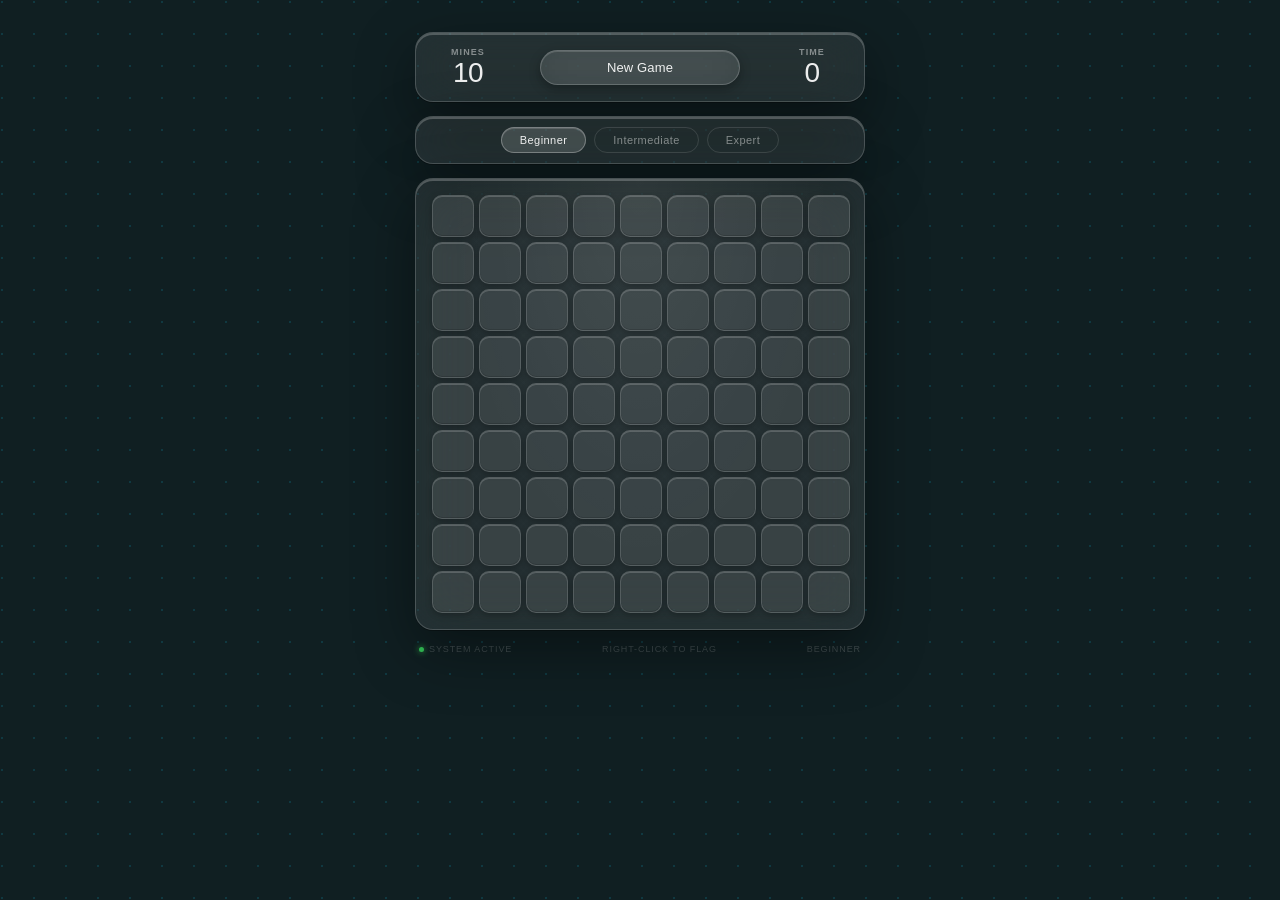
<file: minesweeper_game.html>
<!DOCTYPE html>
<html lang="en">
<head>
<meta charset="utf-8"/>
<meta content="width=device-width, initial-scale=1.0" name="viewport"/>
<title>Minesweeper</title>
<style>
  :root {
    --blur: 28px;
    --glass: rgba(255,255,255,0.08);
    --glass-border: rgba(255,255,255,0.18);
    --glass-highlight: rgba(255,255,255,0.22);
    --text: rgba(255,255,255,0.92);
    --text-secondary: rgba(255,255,255,0.45);
    --radius: 18px;
    --cell-radius: 10px;
    --cell-size: 42px;
    --gap: 5px;
    --c1: #1a8cff;
    --c2: #34c759;
    --c3: #ff3b30;
    --c4: #af52de;
    --c5: #ff9f0a;
    --c6: #5ac8fa;
    --c7: #ff6b81;
    --c8: rgba(255,255,255,0.6);
  }

  * { box-sizing: border-box; margin: 0; padding: 0; }

  /**body {
    min-height: 100vh;
    display: flex;
    align-items: flex-start;
    justify-content: center;
    font-family: -apple-system, 'Helvetica Neue', sans-serif;
    background:
      radial-gradient(ellipse at 20% 20%, #2d1b69 0%, transparent 50%),
      radial-gradient(ellipse at 80% 80%, #1a3a6b 0%, transparent 50%),
      radial-gradient(ellipse at 60% 10%, #6b2d8b 0%, transparent 40%),
      linear-gradient(135deg, #0a0a1a 0%, #0d1a2e 50%, #1a0a2e 100%);
    background-attachment: fixed;
    background-image: url('Images/image.webp');
    background-repeat: no-repeat;
    background-position: center center;   
    background-size: cover;               

    padding: 32px 24px 48px;
  }*/
  body {
  min-height: 100vh;
  display: flex;
  align-items: flex-start;
  justify-content: center;
  font-family: -apple-system, 'Helvetica Neue', sans-serif;
  
  /* 1. Set the dark base color */
  background-color: #101f22; 

  /* 2. Add the dot pattern using a radial gradient */
  background-image: radial-gradient(
    circle at 2px 2px, 
    rgba(13, 204, 242, 0.15) 1px, 
    transparent 0
  );
  
  /* 3. Set the size of the grid */
  background-size: 32px 32px;
  
  background-attachment: fixed;
  padding: 32px 24px 48px;
}

  /*.blob {
    position: fixed; border-radius: 50%;
    filter: blur(80px); opacity: 0.25;
    pointer-events: none; z-index: 0;
  }
  .blob-1 { width:400px;height:400px;background:#5e2bff;top:-100px;left:-100px; }
  .blob-2 { width:500px;height:500px;background:#0066cc;bottom:-150px;right:-100px; }
  .blob-3 { width:300px;height:300px;background:#cc2bff;top:50%;left:50%;transform:translate(-50%,-50%); }*/

  .game-wrapper {
    position: relative; z-index: 1;
    display: flex; flex-direction: column;
    gap: 14px; align-items: center;
  }

  .glass {
    background: var(--glass);
    backdrop-filter: blur(var(--blur)) saturate(80%);
    -webkit-backdrop-filter: blur(var(--blur)) saturate(180%);
    border: 1px solid var(--glass-border);
    border-radius: var(--radius);
    box-shadow:
      0 2px 0 0 var(--glass-highlight) inset,
      0 20px 60px rgba(0,0,0,0.4),
      0 1px 0 0 rgba(0,0,0,0.3);
  }
  

  /* HUD */
  .hud {
    padding: 14px 20px;
    display: flex; align-items: center;
    justify-content: space-between; gap: 12px;
  }
  .stat {
    display: flex; flex-direction: column;
    align-items: center; gap: 2px; min-width: 64px;
  }
  .stat-label {
    font-size: 9px; font-weight: 600;
    letter-spacing: 0.12em; text-transform: uppercase;
    color: var(--text-secondary);
  }
  .stat-value {
    font-size: 28px; font-weight: 300;
    font-variant-numeric: tabular-nums;
    color: var(--text); letter-spacing: -0.02em; line-height: 1;
  }

  .btn-primary {
    flex: 1; max-width: 200px;
    padding: 9px 20px;
    background: rgba(255,255,255,0.1);
    backdrop-filter: blur(20px); -webkit-backdrop-filter: blur(20px);
    border: 1px solid rgba(255,255,255,0.2);
    border-radius: 100px;
    color: var(--text); font-size: 13px; font-weight: 500;
    letter-spacing: 0.01em; cursor: pointer;
    transition: all 0.2s ease; white-space: nowrap;
    box-shadow: 0 1px 0 0 rgba(255,255,255,0.15) inset, 0 4px 12px rgba(0,0,0,0.3);
  }
  .btn-primary:hover {
    background: rgba(255,255,255,0.18);
    border-color: rgba(255,255,255,0.3);
    transform: translateY(-1px);
    box-shadow: 0 1px 0 0 rgba(255,255,255,0.2) inset, 0 8px 20px rgba(0,0,0,0.4);
  }
  .btn-primary:active { transform: scale(0.97); }

  /* Difficulty */
  .difficulty-bar {
    padding: 10px 14px;
    display: flex; gap: 8px;
    justify-content: center; align-items: center;
  }
  .diff-btn {
    padding: 6px 18px; border-radius: 100px;
    font-size: 11px; font-weight: 500;
    letter-spacing: 0.04em; cursor: pointer;
    transition: all 0.2s ease;
    border: 1px solid rgba(255,255,255,0.12);
    background: transparent; color: var(--text-secondary);
  }
  .diff-btn.active {
    background: rgba(255,255,255,0.15);
    border-color: rgba(255,255,255,0.3);
    color: var(--text);
    box-shadow: 0 1px 0 0 rgba(255,255,255,0.15) inset;
  }
  .diff-btn:hover:not(.active) {
    background: rgba(255,255,255,0.07);
    color: rgba(255,255,255,0.7);
  }

  /* Board panel — width driven by JS */
  .board-panel {
    padding: 16px; position: relative; overflow: hidden;
  }
  .board-panel::before {
    content: '';
    position: absolute; inset: 0;
    background: radial-gradient(ellipse at 50% 0%, rgba(255,255,255,0.06) 0%, transparent 60%);
    pointer-events: none; border-radius: var(--radius);
  }

  #grid-container {
    display: grid; position: relative; z-index: 1;
  }

  /* Fixed-size cells */
  .cell {
    width: var(--cell-size); height: var(--cell-size);
    border-radius: var(--cell-radius);
    display: flex; align-items: center; justify-content: center;
    font-size: 14px; font-weight: 600;
    cursor: pointer; position: relative;
    user-select: none; -webkit-user-select: none;
    transition: all 0.15s cubic-bezier(0.4,0,0.2,1);
    flex-shrink: 0;
  }
  .cell-hidden {
    background: rgba(255,255,255,0.09);
    border: 1px solid rgba(255,255,255,0.15);
    box-shadow:
      0 1px 0 0 rgba(255,255,255,0.18) inset,
      0 -1px 0 0 rgba(0,0,0,0.15) inset,
      0 2px 6px rgba(0,0,0,0.25);
  }
  .cell-hidden:hover {
    background: rgba(255,255,255,0.16);
    border-color: rgba(255,255,255,0.28);
    transform: scale(1.08) translateY(-1px);
    box-shadow: 0 1px 0 0 rgba(255,255,255,0.25) inset, 0 6px 16px rgba(0,0,0,0.4);
    z-index: 10;
  }
  .cell-hidden:active { transform: scale(0.94); }

  .cell-revealed {
    background: rgba(0,0,0,0.2);
    border: 1px solid rgba(255,255,255,0.05);
    box-shadow: inset 0 1px 4px rgba(0,0,0,0.35);
    cursor: default;
  }
  .cell-flagged {
    background: rgba(255,59,48,0.12);
    border: 1px solid rgba(255,59,48,0.3);
    box-shadow: 0 1px 0 0 rgba(255,100,80,0.2) inset, 0 2px 6px rgba(0,0,0,0.25);
  }
  .cell-mine {
    background: rgba(255,59,48,0.2) !important;
    border: 1px solid rgba(255,59,48,0.45) !important;
  }
  .cell-mine-exploded {
    background: rgba(255,59,48,0.45) !important;
    border: 1px solid rgba(255,80,50,0.75) !important;
    animation: shake 0.35s ease;
  }

  .n1{color:var(--c1)} .n2{color:var(--c2)} .n3{color:var(--c3)}
  .n4{color:var(--c4)} .n5{color:var(--c5)} .n6{color:var(--c6)}
  .n7{color:var(--c7)} .n8{color:var(--c8)}

  .mine-dot {
    width: 44%; height: 44%;
    background: radial-gradient(circle at 35% 35%, rgba(255,120,100,1) 0%, rgba(220,30,20,1) 60%, rgba(160,10,10,1) 100%);
    border-radius: 50%;
    box-shadow: 0 0 12px rgba(255,59,48,0.8);
  }
  .flag-icon { font-size: 16px; line-height: 1; }

  /* Overlay */
  .overlay {
    position: absolute; inset: 0;
    border-radius: var(--radius);
    display: none; align-items: center;
    justify-content: center; flex-direction: column;
    gap: 10px; z-index: 20;
    backdrop-filter: blur(16px); -webkit-backdrop-filter: blur(16px);
    background: rgba(0,0,0,0.55);
  }
  .overlay.visible { display: flex; }

  .overlay-title {
    font-size: 34px; font-weight: 300;
    color: var(--text); letter-spacing: -0.02em;
  }
  .overlay-sub {
    font-size: 13px; color: var(--text-secondary); font-weight: 400;
  }

  /* Try Again — compact pill, auto width */
  .btn-overlay {
    margin-top: 8px;
    padding: 8px 32px;
    background: rgba(255,255,255,0.12);
    border: 1px solid rgba(255,255,255,0.25);
    border-radius: 100px;
    color: var(--text); font-size: 13px; font-weight: 500;
    cursor: pointer; transition: all 0.2s ease;
    box-shadow: 0 1px 0 0 rgba(255,255,255,0.15) inset, 0 4px 12px rgba(0,0,0,0.3);
    white-space: nowrap; display: inline-block; width: auto;
  }
  .btn-overlay:hover {
    background: rgba(255,255,255,0.2);
    transform: translateY(-1px);
  }
  .btn-overlay:active { transform: scale(0.97); }

  /* Footer */
  .footer-hud {
    display: flex; justify-content: space-between;
    align-items: center; padding: 0 4px;
  }
  .footer-item {
    font-size: 9px; font-weight: 500;
    letter-spacing: 0.1em; text-transform: uppercase;
    color: rgba(255,255,255,0.2);
    display: flex; align-items: center; gap: 5px;
  }
  .status-dot {
    width: 5px; height: 5px; border-radius: 50%;
    background: #34c759; box-shadow: 0 0 6px #34c759;
    animation: pulse-dot 2s ease infinite;
  }

  @keyframes pulse-dot { 0%,100%{opacity:1} 50%{opacity:0.4} }
  @keyframes shake {
    0%,100%{transform:translateX(0)}
    20%{transform:translateX(-4px)} 40%{transform:translateX(4px)}
    60%{transform:translateX(-4px)} 80%{transform:translateX(4px)}
  }
  @keyframes pop {
    0%{transform:scale(0.7);opacity:0}
    60%{transform:scale(1.08)}
    100%{transform:scale(1);opacity:1}
  }
  .cell-pop { animation: pop 0.18s cubic-bezier(0.4,0,0.2,1) forwards; }
</style>
</head>
<body>
<div class="blob blob-1"></div>
<div class="blob blob-2"></div>
<div class="blob blob-3"></div>

<main class="game-wrapper">
  <div class="glass hud" id="hud">
    <div class="stat">
      <span class="stat-label">Mines</span>
      <span class="stat-value" id="mine-count">10</span>
    </div>
    <button class="btn-primary" id="new-game-btn">New Game</button>
    <div class="stat">
      <span class="stat-label">Time</span>
      <span class="stat-value" id="timer">0</span>
    </div>
  </div>

  <div class="glass difficulty-bar" id="diff-bar">
    <button class="diff-btn active" data-rows="9"  data-cols="9"  data-mines="10">Beginner</button>
    <button class="diff-btn"       data-rows="16" data-cols="16" data-mines="40">Intermediate</button>
    <button class="diff-btn"       data-rows="16" data-cols="30" data-mines="99">Expert</button>
  </div>

  <div class="glass board-panel" id="board-panel">
    <div id="grid-container"></div>
    <div class="overlay" id="overlay">
      <div class="overlay-title" id="overlay-title">Game Over</div>
      <div class="overlay-sub"   id="overlay-sub">Better luck next time</div>
      <button class="btn-overlay" id="overlay-btn">Try Again</button>
    </div>
  </div>

  <div class="footer-hud" id="footer-hud">
    <div class="footer-item"><span class="status-dot"></span>System Active</div>
    <div class="footer-item">Right-click to Flag</div>
    <div class="footer-item" id="footer-diff">Beginner</div>
  </div>
</main>

<script>
  /* ── Constants ─────────────────────────────────────────── */
  const CELL   = 42;   // px — same for all difficulties
  const GAP    = 5;    // px
  const PAD    = 32;   // board padding total (left+right = 16+16)

  /* ── Audio ─────────────────────────────────────────────── */
  // Drop win.wav / lose.wav / tick.wav next to this HTML file.
const sfx = {};

['win', 'lose', 'tick'].forEach(name => {
  const a = new Audio(`Sounds/${name}.wav`);
  a.preload = 'auto';
  sfx[name] = a;   // key is now just 'win', 'lose', 'tick'
});

function play(name) {
  try {
    if (!sfx[name]) return;
    sfx[name].currentTime = 0;
    sfx[name].play().catch(() => {});
  } catch (e) {}
}

  /* ── State ─────────────────────────────────────────────── */
  let ROWS=9, COLS=9, MINES=10;
  let board=[], revealed=[], flagged=[];
  let gameOver=false, gameWon=false, firstClick=true;
  let timerInterval=null, seconds=0, flagCount=0;

  /* ── DOM ───────────────────────────────────────────────── */
  const gridEl       = document.getElementById('grid-container');
  const boardPanel   = document.getElementById('board-panel');
  const hudEl        = document.getElementById('hud');
  const diffBarEl    = document.getElementById('diff-bar');
  const footerEl     = document.getElementById('footer-hud');
  const mineCountEl  = document.getElementById('mine-count');
  const timerEl      = document.getElementById('timer');
  const overlay      = document.getElementById('overlay');
  const overlayTitle = document.getElementById('overlay-title');
  const overlaySub   = document.getElementById('overlay-sub');
  const footerDiff   = document.getElementById('footer-diff');

  /* ── Layout helpers ────────────────────────────────────── */
  function totalBoardW(cols) { return cols * CELL + (cols - 1) * GAP + PAD; }

  function syncWidth() {
    const w = totalBoardW(COLS) + 'px';
    [boardPanel, hudEl, diffBarEl, footerEl].forEach(el => el.style.width = w);
  }

  /* ── Init ──────────────────────────────────────────────── */
  function initGame() {
    clearInterval(timerInterval);
    seconds=0; flagCount=0;
    firstClick=true; gameOver=false; gameWon=false;
    timerEl.textContent     = '0';
    mineCountEl.textContent = MINES;
    overlay.classList.remove('visible');

    board    = Array.from({length:ROWS}, ()=>Array(COLS).fill(0));
    revealed = Array.from({length:ROWS}, ()=>Array(COLS).fill(false));
    flagged  = Array.from({length:ROWS}, ()=>Array(COLS).fill(false));

    syncWidth();
    gridEl.style.gridTemplateColumns = `repeat(${COLS}, ${CELL}px)`;
    gridEl.style.gap = `${GAP}px`;
    buildGrid();
  }

  function placeMines(safeR, safeC) {
    let p = 0;
    while (p < MINES) {
      const r = Math.floor(Math.random()*ROWS);
      const c = Math.floor(Math.random()*COLS);
      if (board[r][c] !== -1 && !(Math.abs(r-safeR)<=1 && Math.abs(c-safeC)<=1)) {
        board[r][c] = -1; p++;
      }
    }
    for (let r=0;r<ROWS;r++)
      for (let c=0;c<COLS;c++)
        if (board[r][c] !== -1) {
          let n=0;
          nbrs(r,c).forEach(([nr,nc])=>{ if(board[nr][nc]===-1) n++; });
          board[r][c]=n;
        }
  }

  function nbrs(r,c) {
    const res=[];
    for(let dr=-1;dr<=1;dr++)
      for(let dc=-1;dc<=1;dc++){
        if(dr===0&&dc===0) continue;
        const nr=r+dr,nc=c+dc;
        if(nr>=0&&nr<ROWS&&nc>=0&&nc<COLS) res.push([nr,nc]);
      }
    return res;
  }

  /* ── Render ────────────────────────────────────────────── */
  function buildGrid() {
    gridEl.innerHTML = '';
    for(let r=0;r<ROWS;r++)
      for(let c=0;c<COLS;c++){
        const el = document.createElement('div');
        el.className = 'cell cell-hidden';
        el.dataset.r = r; el.dataset.c = c;
        el.addEventListener('click', onClick);
        el.addEventListener('contextmenu', onRight);
        gridEl.appendChild(el);
      }
  }

  function getEl(r,c){ return gridEl.querySelector(`[data-r="${r}"][data-c="${c}"]`); }

  function paint(r,c){
    const el=getEl(r,c);
    if(!el) return;
    el.className='cell'; el.innerHTML='';

    if(flagged[r][c] && !revealed[r][c]){
      el.classList.add('cell-flagged');
      el.innerHTML='<span class="flag-icon">🚩</span>';
      return;
    }
    if(!revealed[r][c]){ el.classList.add('cell-hidden'); return; }

    el.classList.add('cell-revealed','cell-pop');
    if(board[r][c]===-1){ el.classList.add('cell-mine'); el.innerHTML='<div class="mine-dot"></div>'; return; }
    if(board[r][c]>0){ el.classList.add(`n${board[r][c]}`); el.textContent=board[r][c]; }
  }

  /* ── Events ────────────────────────────────────────────── */
  function onClick(){
    if(gameOver||gameWon) return;
    const r=+this.dataset.r, c=+this.dataset.c;
    if(revealed[r][c]||flagged[r][c]) return;

    if(firstClick){
      placeMines(r,c); firstClick=false;
      timerInterval=setInterval(()=>{
        seconds++; timerEl.textContent=seconds;
        play('tick');
      },1000);
    }
    reveal(r,c);
    checkWin();
  }

  function onRight(e){
    e.preventDefault();
    if(gameOver||gameWon) return;
    const r=+this.dataset.r, c=+this.dataset.c;
    if(revealed[r][c]) return;
    flagged[r][c]=!flagged[r][c];
    flagCount+=flagged[r][c]?1:-1;
    mineCountEl.textContent=MINES-flagCount;
    paint(r,c);
  }

  function reveal(r,c){
    if(r<0||r>=ROWS||c<0||c>=COLS) return;
    if(revealed[r][c]||flagged[r][c]) return;
    revealed[r][c]=true; paint(r,c);
    if(board[r][c]===-1){ endGame(false,r,c); return; }
    if(board[r][c]===0) nbrs(r,c).forEach(([nr,nc])=>reveal(nr,nc));
  }

  /* ── End game ──────────────────────────────────────────── */
  function endGame(won,exR,exC){
    clearInterval(timerInterval);
    gameOver=!won; gameWon=won;

    if(!won){
      play('lose');
      for(let r=0;r<ROWS;r++)
        for(let c=0;c<COLS;c++)
          if(board[r][c]===-1){ revealed[r][c]=true; paint(r,c); }
      const exEl=getEl(exR,exC);
      if(exEl){ exEl.classList.remove('cell-mine'); exEl.classList.add('cell-mine-exploded'); }
      overlayTitle.textContent='💥 Game Over';
      overlaySub.textContent=`You lasted ${seconds}s`;
    } else {
      play('win');
      overlayTitle.textContent='✨ You Win';
      overlaySub.textContent=`Cleared in ${seconds}s`;
    }
    setTimeout(()=>overlay.classList.add('visible'), won?400:700);
  }

  function checkWin(){
    for(let r=0;r<ROWS;r++)
      for(let c=0;c<COLS;c++)
        if(!revealed[r][c]&&board[r][c]!==-1) return;
    endGame(true);
  }

  /* ── Controls ──────────────────────────────────────────── */
  document.getElementById('new-game-btn').addEventListener('click', initGame);
  document.getElementById('overlay-btn').addEventListener('click', initGame);

  document.querySelectorAll('.diff-btn').forEach(btn=>{
    btn.addEventListener('click', function(){
      document.querySelectorAll('.diff-btn').forEach(b=>b.classList.remove('active'));
      this.classList.add('active');
      ROWS=+this.dataset.rows; COLS=+this.dataset.cols; MINES=+this.dataset.mines;
      footerDiff.textContent=this.textContent.trim();
      initGame();
    });
  });

  initGame();
</script>
</body>
</html>
</file>
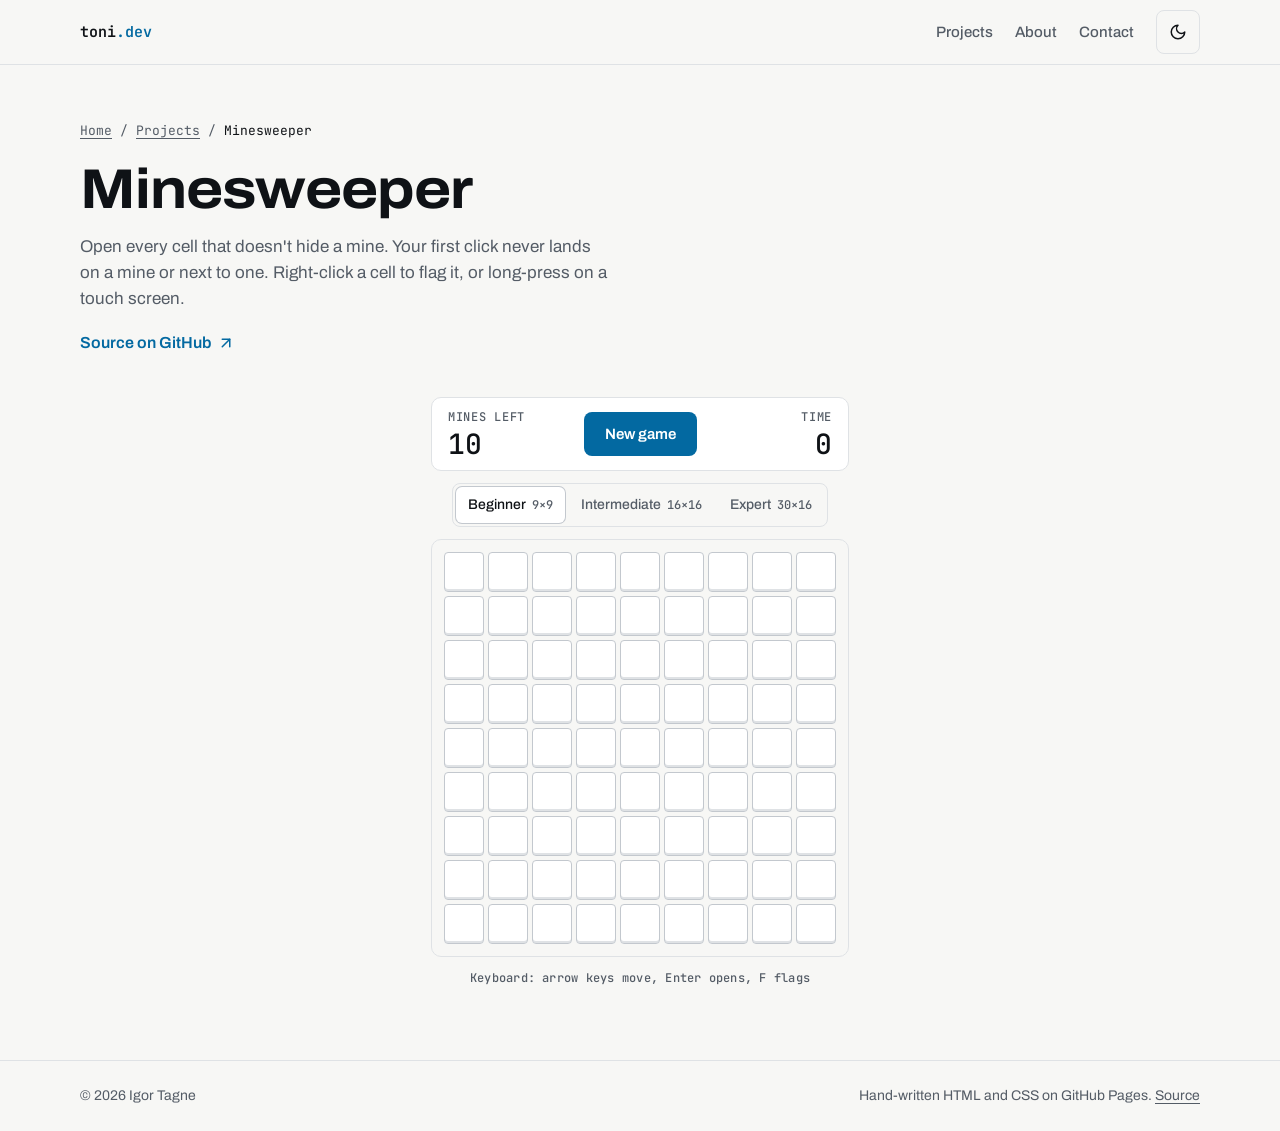
<file: projets/minesweeper_game.html>
<!doctype html>
<html lang="en">
<head>
<meta charset="utf-8">
<meta name="viewport" content="width=device-width, initial-scale=1, viewport-fit=cover">
<title>Minesweeper · Igor Tagne</title>
<meta name="description" content="Minesweeper in the browser with 9×9, 16×16 and 30×16 boards. Your first click never lands on a mine.">
<meta name="color-scheme" content="light dark">
<meta name="theme-color" content="#f7f7f5" media="(prefers-color-scheme: light)">
<meta name="theme-color" content="#0b0d10" media="(prefers-color-scheme: dark)">
<link rel="icon" href="../assets/favicon.svg" type="image/svg+xml">
<script>
  // Set the theme before first paint so the page never flashes the wrong one.
  // It follows the system. The theme button's choice lasts for this tab only.
  (function () {
    var root = document.documentElement, theme = null;
    try { localStorage.removeItem('portfolioTheme'); } catch (e) {} // old copy that never expired
    try { theme = sessionStorage.getItem('portfolioTheme'); } catch (e) {}
    if (theme !== 'light' && theme !== 'dark') {
      theme = window.matchMedia('(prefers-color-scheme: dark)').matches ? 'dark' : 'light';
    }
    root.dataset.theme = theme;
    root.classList.add('js');
  })();
</script>
<link rel="preconnect" href="https://fonts.googleapis.com">
<link rel="preconnect" href="https://fonts.gstatic.com" crossorigin>
<link rel="stylesheet" href="https://fonts.googleapis.com/css2?family=Archivo:wdth,wght@62..125,400..700&family=JetBrains+Mono:wght@400..600&display=swap">
<link rel="stylesheet" href="../assets/site.css?v=2">
<script src="../assets/site.js?v=3" defer></script>
<style>
  :root {
    --ms-hidden: #ffffff;
    --ms-hidden-hover: #e9f1f7;
    --ms-lip: #dfe2e5;
    --n1: #1d4ed8; --n2: #15803d; --n3: #b91c1c; --n4: #6d28d9;
    --n5: #9a3412; --n6: #0e7490; --n7: #be185d; --n8: #374151;
  }
  :root[data-theme="dark"] {
    --ms-hidden: #1c2129;
    --ms-hidden-hover: #242b36;
    --ms-lip: #0b0d10;
    --n1: #60a5fa; --n2: #4ade80; --n3: #f87171; --n4: #c084fc;
    --n5: #fb923c; --n6: #22d3ee; --n7: #f472b6; --n8: #d1d5db;
  }

  .ms-stage { padding-bottom: 72px; }

  /* Shrink-wraps to the board, so the bar and the board share one width. */
  .ms {
    display: flex;
    flex-direction: column;
    gap: 12px;
    width: fit-content;
    max-width: 100%;
    margin-inline: auto;
  }

  .ms-bar {
    display: grid;
    grid-template-columns: 1fr auto 1fr;
    align-items: center;
    gap: 12px;
    padding: 10px 16px;
  }
  .ms-stat { display: flex; flex-direction: column; gap: 2px; }
  .ms-stat-end { align-items: flex-end; }
  .ms-num {
    font-family: var(--font-mono);
    font-size: 1.75rem;
    font-weight: 500;
    font-variant-numeric: tabular-nums;
    line-height: 1.1;
  }
  .ms-bar .btn { min-height: 44px; }

  .ms-levels { align-self: center; }

  .ms-board-wrap { position: relative; }
  .ms-board-scroll {
    overflow-x: auto;
    overscroll-behavior-x: contain;
    padding: 12px;
    background: var(--bg);
  }

  .ms-grid {
    --cell: 36px;
    display: grid;
    grid-template-columns: repeat(var(--cols, 9), var(--cell));
    gap: 4px;
    width: max-content;
    margin-inline: auto;
  }

  .cell {
    display: grid;
    place-items: center;
    width: var(--cell);
    height: var(--cell);
    border: 1px solid var(--line-strong);
    border-radius: 4px;
    background: var(--ms-hidden);
    box-shadow: inset 0 -2px 0 var(--ms-lip);
    font-family: var(--font-mono);
    font-size: calc(var(--cell) * 0.44);
    font-weight: 700;
    line-height: 1;
    -webkit-touch-callout: none;
    transition: background-color 100ms ease, border-color 100ms ease, transform 100ms var(--ease-out);
  }
  .cell:active:not(.is-open) { transform: scale(0.94); }
  .cell:focus-visible { outline-offset: 1px; position: relative; z-index: 1; }
  .cell .icon { width: 55%; height: 55%; color: var(--danger); }

  .cell.is-open {
    background: transparent;
    border-color: var(--line);
    box-shadow: none;
    cursor: default;
  }
  .cell.n1 { color: var(--n1); } .cell.n2 { color: var(--n2); }
  .cell.n3 { color: var(--n3); } .cell.n4 { color: var(--n4); }
  .cell.n5 { color: var(--n5); } .cell.n6 { color: var(--n6); }
  .cell.n7 { color: var(--n7); } .cell.n8 { color: var(--n8); }

  .mine {
    width: 46%;
    height: 46%;
    border-radius: 50%;
    background: var(--text);
  }
  .cell.is-mine {
    background: color-mix(in srgb, var(--danger) 14%, transparent);
    border-color: color-mix(in srgb, var(--danger) 45%, transparent);
  }
  .cell.is-exploded {
    background: var(--danger);
    border-color: var(--danger);
    animation: shake 300ms var(--ease-out);
  }
  .cell.is-exploded .mine { background: var(--surface); }

  /* New board: cells fade in along the diagonal. Occasional, so it gets motion. */
  @keyframes cell-in { from { opacity: 0; transform: scale(0.9); } }
  .cell-in { animation: cell-in 200ms var(--ease-out) both; animation-delay: var(--d, 0ms); }

  @keyframes shake {
    20% { transform: translateX(-3px); }
    40% { transform: translateX(3px); }
    60% { transform: translateX(-2px); }
    80% { transform: translateX(2px); }
  }

  .ms-overlay {
    position: absolute;
    inset: 0;
    z-index: 2;
    display: flex;
    flex-direction: column;
    align-items: center;
    justify-content: center;
    gap: 4px;
    padding: 16px;
    border-radius: var(--radius);
    background: color-mix(in srgb, var(--bg) 88%, transparent);
    text-align: center;
    opacity: 0;
    transition: opacity 200ms var(--ease-out);
  }
  .ms-overlay[hidden] { display: none; }
  .ms-overlay > * { transform: translateY(8px); transition: transform 250ms var(--ease-out); }
  .ms-overlay.is-open { opacity: 1; }
  .ms-overlay.is-open > * { transform: none; }
  .ms-overlay-title { font-size: 1.75rem; font-weight: 700; font-stretch: 112%; }
  .ms-overlay-sub { font-family: var(--font-mono); color: var(--muted); }
  .ms-overlay .btn { margin-top: 12px; }

  .ms-hint { text-align: center; text-transform: none; letter-spacing: 0.02em; }
  @media (max-width: 480px) { .ms-levels small { display: none; } }
  @media (hover: none) and (pointer: coarse) { .ms-hint { display: none; } }

  @media (hover: hover) and (pointer: fine) {
    .cell:not(.is-open):not(:disabled):hover { background: var(--ms-hidden-hover); border-color: var(--accent); }
  }

  @media (prefers-reduced-motion: reduce) {
    .cell-in, .cell.is-exploded { animation: none; }
    .cell:active:not(.is-open) { transform: none; }
    .ms-overlay > * { transform: none; }
  }
</style>
</head>
<body>
<a class="skip-link" href="#main">Skip to content</a>

<svg xmlns="http://www.w3.org/2000/svg" style="display:none">
  <symbol id="i-arrow-up-right" viewBox="0 0 24 24"><path d="M7 7h10v10"/><path d="M7 17 17 7"/></symbol>
  <symbol id="i-sun" viewBox="0 0 24 24"><circle cx="12" cy="12" r="4"/><path d="M12 2v2"/><path d="M12 20v2"/><path d="m4.93 4.93 1.41 1.41"/><path d="m17.66 17.66 1.41 1.41"/><path d="M2 12h2"/><path d="M20 12h2"/><path d="m6.34 17.66-1.41 1.41"/><path d="m19.07 4.93-1.41 1.41"/></symbol>
  <symbol id="i-moon" viewBox="0 0 24 24"><path d="M12 3a6 6 0 0 0 9 9 9 9 0 1 1-9-9Z"/></symbol>
  <symbol id="i-flag" viewBox="0 0 24 24"><path d="M4 15s1-1 4-1 5 2 8 2 4-1 4-1V3s-1 1-4 1-5-2-8-2-4 1-4 1z" fill="currentColor"/><line x1="4" x2="4" y1="22" y2="15"/></symbol>
</svg>
<template id="flag-tpl"><svg class="icon" aria-hidden="true" focusable="false"><use href="#i-flag"/></svg></template>

<header class="site-header">
  <div class="wrap nav">
    <a class="brand" href="../index.html" translate="no">toni<span>.dev</span></a>
    <nav aria-label="Main">
      <ul class="nav-links" role="list">
        <li><a href="index.html">Projects</a></li>
        <li><a href="../index.html#about">About</a></li>
        <li><a href="index.html#contact">Contact</a></li>
      </ul>
    </nav>
    <button class="theme-toggle" type="button" aria-label="Switch to dark theme">
      <svg class="icon i-sun" aria-hidden="true" focusable="false"><use href="#i-sun"/></svg>
      <svg class="icon i-moon" aria-hidden="true" focusable="false"><use href="#i-moon"/></svg>
    </button>
  </div>
</header>

<main id="main">
  <section class="app-head wrap" aria-labelledby="page-title">
    <nav class="crumbs hero-in" aria-label="Breadcrumb">
      <a href="../index.html">Home</a><span aria-hidden="true">/</span>
      <a href="index.html#browser">Projects</a><span aria-hidden="true">/</span>
      <span aria-current="page">Minesweeper</span>
    </nav>
    <h1 id="page-title" class="hero-in" style="--i:1">Minesweeper</h1>
    <p class="lede hero-in" style="--i:2">Open every cell that doesn't hide a mine. Your first click never lands on a mine or next to one. Right-click a cell to flag it, or long-press on a touch screen.</p>
    <a class="link-arrow hero-in" style="--i:3" href="https://github.com/TONI7008/toni7008.github.io/blob/main/projets/minesweeper_game.html" target="_blank" rel="noopener noreferrer">
      Source on GitHub
      <svg class="icon icon-out" aria-hidden="true" focusable="false"><use href="#i-arrow-up-right"/></svg>
    </a>
  </section>

  <section class="wrap ms-stage" id="stage" aria-label="Game">
    <div class="ms">
      <div class="ms-bar panel">
        <div class="ms-stat">
          <span class="label">Mines left</span>
          <span class="ms-num" id="mine-count">10</span>
        </div>
        <button class="btn btn-primary" id="new-game-btn" type="button">New game</button>
        <div class="ms-stat ms-stat-end">
          <span class="label">Time</span>
          <span class="ms-num" id="timer">0</span>
        </div>
      </div>

      <div class="segmented ms-levels" role="group" aria-label="Board size">
        <button type="button" aria-pressed="true" data-rows="9" data-cols="9" data-mines="10">Beginner<small>9×9</small></button>
        <button type="button" aria-pressed="false" data-rows="16" data-cols="16" data-mines="40">Intermediate<small>16×16</small></button>
        <button type="button" aria-pressed="false" data-rows="16" data-cols="30" data-mines="99">Expert<small>30×16</small></button>
      </div>

      <div class="ms-board-wrap">
        <div class="ms-board-scroll panel">
          <div class="ms-grid" id="grid" role="group" aria-label="Minefield"></div>
        </div>
        <div class="ms-overlay" id="overlay" role="status" hidden>
          <p class="ms-overlay-title" id="overlay-title">Board cleared</p>
          <p class="ms-overlay-sub" id="overlay-sub">Time: 0 s</p>
          <button class="btn btn-primary" id="overlay-btn" type="button">New game</button>
        </div>
      </div>

      <p class="ms-hint label">Keyboard: arrow keys move, Enter opens, F flags</p>
    </div>
  </section>
</main>

<footer class="site-footer">
  <div class="wrap">
    <p>© 2026 Igor Tagne</p>
    <p>Hand-written HTML and CSS on GitHub Pages. <a href="https://github.com/TONI7008/toni7008.github.io" target="_blank" rel="noopener noreferrer">Source</a></p>
  </div>
</footer>

<script>
(() => {
  const MIN_CELL = 28, MAX_CELL = 40, GAP = 4, LONG_PRESS_MS = 400;
  const reduceMotion = matchMedia('(prefers-reduced-motion: reduce)');

  /* ── Audio ─────────────────────────────────────────── */
  const sfx = {};
  ['win', 'lose', 'tick'].forEach(name => {
    const a = new Audio(`../Sounds/${name}.wav`);
    a.preload = 'auto';
    sfx[name] = a;
  });
  function play(name) {
    try { if (!sfx[name]) return; sfx[name].currentTime = 0; sfx[name].play().catch(() => {}); } catch {}
  }

  /* ── State ─────────────────────────────────────────── */
  let ROWS = 9, COLS = 9, MINES = 10;
  let board = [], revealed = [], flagged = [];
  let gameOver = false, firstClick = true;
  let timerInterval = null, seconds = 0, flagCount = 0;
  let focusR = 0, focusC = 0;

  const stage        = document.getElementById('stage');
  const gridEl       = document.getElementById('grid');
  const mineCountEl  = document.getElementById('mine-count');
  const timerEl      = document.getElementById('timer');
  const overlay      = document.getElementById('overlay');
  const overlayTitle = document.getElementById('overlay-title');
  const overlaySub   = document.getElementById('overlay-sub');
  const overlayBtn   = document.getElementById('overlay-btn');
  const flagTpl      = document.getElementById('flag-tpl');
  const levelBtns    = document.querySelectorAll('.ms-levels button');

  const makeGrid = fill => Array.from({ length: ROWS }, () => Array(COLS).fill(fill));
  const cellAt = (r, c) => gridEl.children[r * COLS + c];

  // Cells shrink to fit the page, down to a size that's still tappable.
  // Below that, the board scrolls sideways inside its panel.
  function fitCells() {
    const style = getComputedStyle(stage);
    const avail = stage.clientWidth - parseFloat(style.paddingLeft) - parseFloat(style.paddingRight);
    const chrome = 2 * 12 + 2; // board padding + panel border
    const size = Math.floor((avail - chrome - (COLS - 1) * GAP) / COLS);
    gridEl.style.setProperty('--cell', Math.max(MIN_CELL, Math.min(MAX_CELL, size)) + 'px');
  }

  function initGame() {
    clearInterval(timerInterval);
    seconds = 0; flagCount = 0; firstClick = true; gameOver = false;
    timerEl.textContent = '0';
    mineCountEl.textContent = MINES;
    hideOverlay();
    board = makeGrid(0); revealed = makeGrid(false); flagged = makeGrid(false);
    gridEl.style.setProperty('--cols', COLS);
    gridEl.setAttribute('aria-label', `Minefield, ${COLS} by ${ROWS}, ${MINES} mines`);
    fitCells();
    buildGrid();
  }

  function buildGrid() {
    const frag = document.createDocumentFragment();
    const animate = !reduceMotion.matches;
    for (let r = 0; r < ROWS; r++) for (let c = 0; c < COLS; c++) {
      const el = document.createElement('button');
      el.type = 'button';
      el.className = 'cell';
      el.dataset.r = r; el.dataset.c = c;
      el.tabIndex = r === 0 && c === 0 ? 0 : -1;
      el.setAttribute('aria-label', describe(r, c));
      if (animate) {
        el.classList.add('cell-in');
        el.style.setProperty('--d', Math.min((r + c) * 12, 300) + 'ms');
        el.addEventListener('animationend', () => el.classList.remove('cell-in'), { once: true });
      }
      frag.append(el);
    }
    gridEl.replaceChildren(frag);
    focusR = 0; focusC = 0;
  }

  function placeMines(safeR, safeC) {
    let p = 0;
    while (p < MINES) {
      const r = Math.floor(Math.random() * ROWS), c = Math.floor(Math.random() * COLS);
      if (board[r][c] !== -1 && !(Math.abs(r - safeR) <= 1 && Math.abs(c - safeC) <= 1)) { board[r][c] = -1; p++; }
    }
    for (let r = 0; r < ROWS; r++)
      for (let c = 0; c < COLS; c++)
        if (board[r][c] !== -1) { let n = 0; nbrs(r, c).forEach(([nr, nc]) => { if (board[nr][nc] === -1) n++; }); board[r][c] = n; }
  }

  function nbrs(r, c) {
    const res = [];
    for (let dr = -1; dr <= 1; dr++) for (let dc = -1; dc <= 1; dc++) {
      if (dr === 0 && dc === 0) continue;
      const nr = r + dr, nc = c + dc;
      if (nr >= 0 && nr < ROWS && nc >= 0 && nc < COLS) res.push([nr, nc]);
    }
    return res;
  }

  function describe(r, c) {
    const pos = `Row ${r + 1}, column ${c + 1}`;
    if (flagged[r][c] && !revealed[r][c]) return `${pos}, flagged`;
    if (!revealed[r][c]) return pos;
    const v = board[r][c];
    if (v === -1) return `${pos}, mine`;
    if (v === 0) return `${pos}, empty`;
    return `${pos}, ${v} ${v === 1 ? 'mine' : 'mines'} nearby`;
  }

  function paint(r, c) {
    const el = cellAt(r, c);
    el.className = 'cell';
    el.replaceChildren();
    if (flagged[r][c] && !revealed[r][c]) {
      el.classList.add('is-flagged');
      el.append(flagTpl.content.cloneNode(true));
    } else if (revealed[r][c]) {
      el.classList.add('is-open');
      const v = board[r][c];
      if (v === -1) {
        const dot = document.createElement('span');
        dot.className = 'mine';
        el.classList.add('is-mine');
        el.append(dot);
      } else if (v > 0) {
        el.classList.add(`n${v}`);
        el.textContent = v;
      }
    }
    el.setAttribute('aria-label', describe(r, c));
  }

  function openCell(r, c) {
    if (gameOver || revealed[r][c] || flagged[r][c]) return;
    if (firstClick) {
      placeMines(r, c); firstClick = false;
      timerInterval = setInterval(() => { seconds++; timerEl.textContent = seconds; play('tick'); }, 1000);
    }
    reveal(r, c);
    if (!gameOver) checkWin();
  }

  function toggleFlag(r, c) {
    if (gameOver || revealed[r][c]) return;
    flagged[r][c] = !flagged[r][c];
    flagCount += flagged[r][c] ? 1 : -1;
    mineCountEl.textContent = MINES - flagCount;
    paint(r, c);
  }

  function reveal(r, c) {
    if (r < 0 || r >= ROWS || c < 0 || c >= COLS) return;
    if (revealed[r][c] || flagged[r][c]) return;
    revealed[r][c] = true; paint(r, c);
    if (board[r][c] === -1) { endGame(false, r, c); return; }
    if (board[r][c] === 0) nbrs(r, c).forEach(([nr, nc]) => reveal(nr, nc));
  }

  function endGame(won, exR, exC) {
    clearInterval(timerInterval);
    gameOver = true;
    if (won) {
      play('win');
      // Flag whatever mines are left, the way the classic game does.
      for (let r = 0; r < ROWS; r++) for (let c = 0; c < COLS; c++)
        if (board[r][c] === -1 && !flagged[r][c]) { flagged[r][c] = true; paint(r, c); }
      mineCountEl.textContent = '0';
      overlayTitle.textContent = 'Board cleared';
    } else {
      play('lose');
      for (let r = 0; r < ROWS; r++) for (let c = 0; c < COLS; c++)
        if (board[r][c] === -1) { revealed[r][c] = true; paint(r, c); }
      cellAt(exR, exC).classList.add('is-exploded');
      overlayTitle.textContent = 'You hit a mine';
    }
    overlaySub.textContent = `Time: ${seconds} s`;
    setTimeout(showOverlay, won ? 400 : 700);
  }

  function checkWin() {
    for (let r = 0; r < ROWS; r++) for (let c = 0; c < COLS; c++) if (!revealed[r][c] && board[r][c] !== -1) return;
    endGame(true);
  }

  function showOverlay() {
    if (!gameOver) return; // a new game started during the delay
    overlay.hidden = false;
    overlay.offsetWidth; // commit the hidden state so the fade runs
    overlay.classList.add('is-open');
    overlayBtn.focus({ preventScroll: true });
  }
  function hideOverlay() {
    overlay.classList.remove('is-open');
    overlay.hidden = true;
  }

  /* ── Roving focus: one cell in the tab order, arrows move it ── */
  function setRoving(r, c, focus) {
    const prev = cellAt(focusR, focusC);
    if (prev) prev.tabIndex = -1;
    focusR = r; focusC = c;
    const el = cellAt(r, c);
    el.tabIndex = 0;
    if (focus) el.focus();
  }

  gridEl.addEventListener('keydown', e => {
    const el = e.target.closest('.cell');
    if (!el) return;
    let r = +el.dataset.r, c = +el.dataset.c;
    switch (e.key) {
      case 'ArrowUp':    r = Math.max(0, r - 1); break;
      case 'ArrowDown':  r = Math.min(ROWS - 1, r + 1); break;
      case 'ArrowLeft':  c = Math.max(0, c - 1); break;
      case 'ArrowRight': c = Math.min(COLS - 1, c + 1); break;
      case 'Home':       c = 0; break;
      case 'End':        c = COLS - 1; break;
      case 'f': case 'F': e.preventDefault(); toggleFlag(r, c); return;
      default: return;
    }
    e.preventDefault();
    setRoving(r, c, true);
  });

  /* ── Pointer input: click opens, right-click or long-press flags ── */
  let pressTimer = null, pressStart = null, longPressed = null;

  gridEl.addEventListener('pointerdown', e => {
    const el = e.target.closest('.cell');
    if (!el || e.pointerType === 'mouse') return;
    longPressed = null;
    pressStart = { x: e.clientX, y: e.clientY };
    clearTimeout(pressTimer);
    pressTimer = setTimeout(() => {
      longPressed = el;
      toggleFlag(+el.dataset.r, +el.dataset.c);
      navigator.vibrate?.(10);
    }, LONG_PRESS_MS);
  });
  gridEl.addEventListener('pointermove', e => {
    if (pressStart && Math.hypot(e.clientX - pressStart.x, e.clientY - pressStart.y) > 10) clearTimeout(pressTimer);
  });
  ['pointerup', 'pointercancel'].forEach(type => gridEl.addEventListener(type, () => {
    clearTimeout(pressTimer);
    pressStart = null;
  }));

  gridEl.addEventListener('click', e => {
    const el = e.target.closest('.cell');
    if (!el) return;
    if (longPressed === el) { longPressed = null; return; }
    const r = +el.dataset.r, c = +el.dataset.c;
    setRoving(r, c, false);
    openCell(r, c);
  });

  gridEl.addEventListener('contextmenu', e => {
    const el = e.target.closest('.cell');
    if (!el) return;
    e.preventDefault();
    if (longPressed === el) return; // Android fires contextmenu after our long-press already flagged
    toggleFlag(+el.dataset.r, +el.dataset.c);
  });

  document.getElementById('new-game-btn').addEventListener('click', initGame);
  overlayBtn.addEventListener('click', initGame);

  levelBtns.forEach(btn => btn.addEventListener('click', () => {
    levelBtns.forEach(b => b.setAttribute('aria-pressed', String(b === btn)));
    ROWS = +btn.dataset.rows; COLS = +btn.dataset.cols; MINES = +btn.dataset.mines;
    initGame();
  }));

  // Watch the stage, not the window: a page scrollbar appearing narrows it
  // without firing a resize event.
  let resizeFrame = 0;
  new ResizeObserver(() => {
    cancelAnimationFrame(resizeFrame);
    resizeFrame = requestAnimationFrame(fitCells);
  }).observe(stage);

  initGame();
})();
</script>
</body>
</html>
</file>
<file: assets/site.css>
/* toni.dev: shared styles for the home and projects pages.
   Layout reads like a component datasheet: numbered sections, thin rules,
   monospace labels, one accent colour. */

/* ---------- Tokens ---------- */
:root {
  --bg: #f7f7f5;
  --surface: #ffffff;
  --line: #dfe2e5;
  --line-strong: #c3c8ce;
  --text: #0f1216;
  --muted: #545c66;
  --accent: #0369a1;
  --accent-hover: #075985;
  --accent-ink: #ffffff;
  --accent-soft: rgb(3 105 161 / 0.08);
  --ok: #15803d;
  --warn: #b45309;
  --danger: #b91c1c;

  --font-sans: "Archivo", system-ui, -apple-system, "Segoe UI", Roboto, sans-serif;
  --font-mono: "JetBrains Mono", ui-monospace, SFMono-Regular, Menlo, Consolas, monospace;

  --ease-out: cubic-bezier(0.23, 1, 0.32, 1);

  --max: 1120px;
  --radius: 10px;
  --header-h: 64px;

  color-scheme: light;
}

@media (prefers-color-scheme: dark) {
  :root:not([data-theme="light"]) {
    --bg: #0b0d10;
    --surface: #12151a;
    --line: #232830;
    --line-strong: #353c47;
    --text: #e9ebee;
    --muted: #9aa3ad;
    --accent: #35b4f9;
    --accent-hover: #6ccaff;
    --accent-ink: #04121c;
    --accent-soft: rgb(53 180 249 / 0.1);
    --ok: #4ade80;
    --warn: #fbbf24;
    --danger: #f87171;
    color-scheme: dark;
  }
}

:root[data-theme="dark"] {
  --bg: #0b0d10;
  --surface: #12151a;
  --line: #232830;
  --line-strong: #353c47;
  --text: #e9ebee;
  --muted: #9aa3ad;
  --accent: #35b4f9;
  --accent-hover: #6ccaff;
  --accent-ink: #04121c;
  --accent-soft: rgb(53 180 249 / 0.1);
  --ok: #4ade80;
  --warn: #fbbf24;
  --danger: #f87171;
  color-scheme: dark;
}

/* ---------- Base ---------- */
*,
*::before,
*::after { box-sizing: border-box; }

html {
  -webkit-text-size-adjust: 100%;
  text-size-adjust: 100%;
  -webkit-tap-highlight-color: transparent;
}

@media (prefers-reduced-motion: no-preference) {
  html { scroll-behavior: smooth; }
}

body {
  margin: 0;
  background: var(--bg);
  color: var(--text);
  font-family: var(--font-sans);
  font-size: 1rem;
  line-height: 1.6;
  -webkit-font-smoothing: antialiased;
  -moz-osx-font-smoothing: grayscale;
}

img { display: block; max-width: 100%; height: auto; }
a { color: inherit; }
h1, h2, h3 { margin: 0; line-height: 1.1; font-weight: 700; text-wrap: balance; }
p { margin: 0; text-wrap: pretty; }
ul, ol, dl, dd, figure { margin: 0; padding: 0; }
ul, ol { list-style: none; }

button {
  font: inherit;
  color: inherit;
  background: none;
  border: 0;
  padding: 0;
  cursor: pointer;
  -webkit-user-select: none;
  user-select: none;
}

a, button { touch-action: manipulation; }

:focus-visible {
  outline: 2px solid var(--accent);
  outline-offset: 3px;
  border-radius: 4px;
}

::selection { background: var(--accent); color: var(--accent-ink); }

.visually-hidden {
  position: absolute;
  width: 1px;
  height: 1px;
  margin: -1px;
  padding: 0;
  overflow: hidden;
  clip: rect(0 0 0 0);
  white-space: nowrap;
  border: 0;
}

.skip-link {
  position: absolute;
  left: 16px;
  top: -100px;
  z-index: 30;
  padding: 10px 14px;
  border-radius: 6px;
  background: var(--text);
  color: var(--bg);
  font-weight: 600;
  text-decoration: none;
}
.skip-link:focus { top: calc(12px + env(safe-area-inset-top, 0px)); }

.wrap {
  --pad: 16px;
  width: 100%;
  max-width: calc(var(--max) + 2 * var(--pad));
  margin-inline: auto;
  padding-left: max(var(--pad), env(safe-area-inset-left, 0px));
  padding-right: max(var(--pad), env(safe-area-inset-right, 0px));
}
@media (min-width: 640px) { .wrap { --pad: 24px; } }
@media (min-width: 1024px) { .wrap { --pad: 40px; } }

.icon {
  width: 1.125em;
  height: 1.125em;
  flex: none;
  fill: none;
  stroke: currentColor;
  stroke-width: 2;
  stroke-linecap: round;
  stroke-linejoin: round;
}

.label {
  font-family: var(--font-mono);
  font-size: 0.75rem;
  font-weight: 500;
  letter-spacing: 0.06em;
  text-transform: uppercase;
  color: var(--muted);
}

/* ---------- Header ---------- */
.site-header {
  position: sticky;
  top: 0;
  z-index: 20;
  background: var(--bg);
  border-bottom: 1px solid var(--line);
  padding-top: env(safe-area-inset-top, 0px);
}

.nav {
  display: flex;
  align-items: center;
  gap: 8px;
  height: var(--header-h);
}

.brand {
  margin-right: auto;
  padding: 10px 0;
  font-family: var(--font-mono);
  font-size: 0.9375rem;
  font-weight: 600;
  text-decoration: none;
}
.brand span { color: var(--accent); }

.nav-links { display: flex; gap: 2px; }
.nav-links a {
  display: inline-flex;
  align-items: center;
  min-height: 44px;
  padding: 0 10px;
  border-radius: 6px;
  color: var(--muted);
  font-size: 0.9375rem;
  font-weight: 500;
  text-decoration: none;
  transition: color 150ms ease;
}
.nav-links a[aria-current="page"] {
  color: var(--text);
  text-decoration: underline 2px var(--accent);
  text-underline-offset: 6px;
}

.theme-toggle {
  display: grid;
  place-items: center;
  width: 44px;
  height: 44px;
  margin-left: 4px;
  border: 1px solid var(--line);
  border-radius: 8px;
  transition: border-color 150ms ease, transform 160ms var(--ease-out);
}
.theme-toggle > svg {
  grid-area: 1 / 1;
  transition: opacity 200ms var(--ease-out), transform 200ms var(--ease-out), filter 200ms var(--ease-out);
}
[data-theme="dark"] .theme-toggle .i-moon,
[data-theme="light"] .theme-toggle .i-sun {
  opacity: 0;
  transform: scale(0.5) rotate(-60deg);
  filter: blur(2px);
}
.theme-toggle:active { transform: scale(0.94); }
html:not(.js) .theme-toggle { display: none; }

@media (max-width: 380px) {
  .nav { gap: 2px; }
  .brand { padding-right: 8px; }
  .nav-links a { padding: 0 7px; font-size: 0.875rem; }
}
@media (max-width: 340px) {
  .brand { font-size: 0.8125rem; }
  .nav-links a { padding: 0 5px; }
  .theme-toggle { margin-left: 0; }
}

/* ---------- Buttons and links ---------- */
.btn {
  display: inline-flex;
  align-items: center;
  justify-content: center;
  gap: 8px;
  min-height: 48px;
  padding: 0 20px;
  border: 1px solid transparent;
  border-radius: 8px;
  font-size: 0.9375rem;
  font-weight: 600;
  text-decoration: none;
  transition: background-color 150ms ease, border-color 150ms ease, transform 160ms var(--ease-out);
}
.btn:active { transform: scale(0.97); }
.btn-primary { background: var(--accent); color: var(--accent-ink); }
.btn-ghost { border-color: var(--line-strong); }
.btn .icon { transition: transform 200ms var(--ease-out); }

.link-arrow {
  display: inline-flex;
  align-items: center;
  gap: 6px;
  min-height: 44px;
  color: var(--accent);
  font-weight: 600;
  text-decoration: none;
}
.link-arrow .icon { transition: transform 200ms var(--ease-out); }

.inline-link {
  color: var(--accent);
  text-decoration: underline 1px;
  text-underline-offset: 3px;
}

/* ---------- Hero ---------- */
.hero {
  display: grid;
  gap: 40px;
  padding-top: 56px;
  padding-bottom: 72px;
}
@media (min-width: 960px) {
  .hero {
    grid-template-columns: minmax(0, 1.3fr) minmax(0, 1fr);
    align-items: end;
    gap: 72px;
    padding-top: 104px;
    padding-bottom: 112px;
  }
}

.hero h1,
.page-hero h1 {
  margin-top: 16px;
  font-size: clamp(2.75rem, 1.5rem + 5.2vw, 5rem);
  font-stretch: 115%;
  letter-spacing: -0.025em;
  line-height: 0.98;
}

.lede {
  max-width: 34em;
  margin-top: 24px;
  color: var(--muted);
  font-size: clamp(1.0625rem, 1rem + 0.35vw, 1.25rem);
  line-height: 1.55;
}

.hero-actions {
  display: flex;
  flex-wrap: wrap;
  gap: 12px;
  margin-top: 32px;
}

.spec {
  border: 1px solid var(--line-strong);
  border-radius: var(--radius);
  background: var(--surface);
}
.spec > .label {
  display: block;
  padding: 12px 16px;
  border-bottom: 1px solid var(--line);
}
.spec dl > div {
  display: grid;
  grid-template-columns: 5.5rem minmax(0, 1fr);
  gap: 12px;
  padding: 11px 16px;
}
.spec dl > div + div { border-top: 1px solid var(--line); }
.spec dt {
  padding-top: 3px;
  font-family: var(--font-mono);
  font-size: 0.75rem;
  letter-spacing: 0.06em;
  text-transform: uppercase;
  color: var(--muted);
}
.spec dd { font-size: 0.9375rem; }

/* Entrance: runs once per page load, staggered by --i. */
@keyframes rise {
  from { opacity: 0; transform: translateY(12px); }
}
@keyframes fade-in {
  from { opacity: 0; }
}
.js .hero-in {
  animation: rise 600ms var(--ease-out) both;
  animation-delay: calc(var(--i, 0) * 70ms);
}

/* ---------- Sections ---------- */
.section {
  padding-top: 56px;
  padding-bottom: 56px;
  scroll-margin-top: 16px;
}
@media (min-width: 960px) {
  .section { padding-top: 80px; padding-bottom: 80px; }
}

.section-head {
  display: flex;
  flex-wrap: wrap;
  align-items: baseline;
  gap: 8px 16px;
  margin-bottom: 40px;
  padding-top: 16px;
  border-top: 1px solid var(--line-strong);
}
.section-num {
  font-family: var(--font-mono);
  font-size: 0.8125rem;
  font-weight: 500;
  color: var(--accent);
}
.section-head h2 {
  font-size: clamp(1.625rem, 1.2rem + 1.6vw, 2.25rem);
  font-stretch: 112%;
  letter-spacing: -0.015em;
}
.section-head .link-arrow { margin-left: auto; }

/* Scroll reveal: fires once per element, only when JS is running. */
.reveal {
  transition: opacity 600ms var(--ease-out), transform 600ms var(--ease-out);
  transition-delay: calc(var(--i, 0) * 70ms);
}
.js .reveal:not([data-visible]) {
  opacity: 0;
  transform: translateY(16px);
}

/* ---------- Featured project ---------- */
.feature {
  display: grid;
  gap: 24px;
}
@media (min-width: 900px) {
  .feature {
    grid-template-columns: minmax(0, 1fr) minmax(0, 1fr);
    gap: 24px 48px;
    align-items: start;
  }
  .feature .chain-wrap { grid-column: 1 / -1; }
}

.media {
  aspect-ratio: 4 / 3;
  overflow: hidden;
  border: 1px solid var(--line);
  border-radius: var(--radius);
  background: var(--surface);
}
.media img {
  width: 100%;
  height: 100%;
  object-fit: cover;
}
a.media { position: relative; display: block; }
a.media img { transition: transform 300ms var(--ease-out); }
/* Tells visitors the picture opens the 3D tour. */
.media-badge {
  position: absolute;
  left: 12px;
  bottom: 12px;
  display: inline-flex;
  align-items: center;
  gap: 6px;
  padding: 6px 12px;
  border: 1px solid var(--line-strong);
  border-radius: 999px;
  background: var(--bg);
  font-family: var(--font-mono);
  font-size: 0.75rem;
  color: var(--text);
  transition: color 150ms ease, border-color 150ms ease;
}
.feature .sub + .btn { margin-top: 20px; }

.feature h3 {
  margin-top: 12px;
  font-size: clamp(1.5rem, 1.2rem + 1.2vw, 2rem);
  font-stretch: 112%;
  letter-spacing: -0.01em;
}
.feature .sub { margin-top: 6px; color: var(--muted); }
.feature .desc { margin-top: 20px; }
.feature .desc + .desc { margin-top: 12px; }

.parts {
  margin-top: 20px;
  font-family: var(--font-mono);
  font-size: 0.8125rem;
  line-height: 1.7;
  color: var(--muted);
}
.parts .label { margin-right: 8px; }

.tags {
  display: flex;
  flex-wrap: wrap;
  gap: 6px;
}
.tags li {
  padding: 3px 8px;
  border: 1px solid var(--line);
  border-radius: 4px;
  font-family: var(--font-mono);
  font-size: 0.75rem;
  color: var(--muted);
}
.feature .tags { margin-top: 20px; }
.feature .link-arrow { margin-top: 12px; }

/* Data path diagram: vertical on phones, horizontal from 900px. */
.chain-wrap {
  padding: 16px;
  border: 1px solid var(--line);
  border-radius: var(--radius);
  background: var(--surface);
}
.chain-wrap > .label { display: block; margin-bottom: 14px; }

.chain {
  display: flex;
  flex-direction: column;
  font-family: var(--font-mono);
  font-size: 0.8125rem;
}
.chain .node {
  display: flex;
  justify-content: space-between;
  gap: 12px;
  padding: 8px 12px;
  border: 1px solid var(--line-strong);
  border-radius: 6px;
  background: var(--bg);
}
.chain .node b { font-weight: 600; }
.chain .node small { font-size: 0.75rem; color: var(--muted); }
.chain .link {
  position: relative;
  height: 30px;
  margin-left: 22px;
  border-left: 1px solid var(--line-strong);
}
.chain .link::after {
  content: "";
  position: absolute;
  left: -4px;
  bottom: 0;
  border: 4px solid transparent;
  border-bottom: 0;
  border-top-color: var(--line-strong);
}
.chain .link span {
  position: absolute;
  top: 50%;
  left: 12px;
  transform: translateY(-50%);
  font-size: 0.75rem;
  color: var(--accent);
  white-space: nowrap;
}

@media (min-width: 900px) {
  .chain-wrap { padding: 20px 24px 24px; }
  .chain { flex-direction: row; align-items: center; }
  .chain .node {
    flex: none;
    flex-direction: column;
    gap: 2px;
    padding: 10px 14px;
  }
  .chain .link {
    flex: 1 1 0;
    min-width: 40px;
    height: 0;
    margin: 0;
    border-left: 0;
    border-top: 1px solid var(--line-strong);
  }
  .chain .link::after {
    left: auto;
    right: 0;
    top: -5px;
    bottom: auto;
    border: 4px solid transparent;
    border-right: 0;
    border-left-color: var(--line-strong);
  }
  .chain .link span {
    top: auto;
    bottom: 6px;
    left: 50%;
    transform: translateX(-50%);
  }
}

/* ---------- Project cards ---------- */
.cards {
  display: grid;
  gap: 24px;
}
@media (min-width: 720px) {
  .cards { grid-template-columns: repeat(2, minmax(0, 1fr)); }
}
@media (min-width: 1024px) {
  .cards-3 { grid-template-columns: repeat(3, minmax(0, 1fr)); }
}
.feature + .cards { margin-top: 48px; }
.feature + .feature { margin-top: 72px; }
@media (min-width: 900px) { .feature + .feature { margin-top: 96px; } }

.card {
  position: relative;
  display: flex;
  flex-direction: column;
  height: 100%;
  overflow: hidden;
  border: 1px solid var(--line);
  border-radius: var(--radius);
  background: var(--surface);
  transition: border-color 200ms ease, transform 160ms var(--ease-out);
}
.card .media {
  border: 0;
  border-bottom: 1px solid var(--line);
  border-radius: 0;
}
.card .media img { transition: transform 300ms var(--ease-out); }
.card-body {
  display: flex;
  flex: 1;
  flex-direction: column;
  gap: 10px;
  padding: 20px;
}
.card h3 {
  font-size: 1.25rem;
  font-stretch: 108%;
  transition: color 150ms ease;
}
.card h3 a { text-decoration: none; }
.card-link::after {
  content: "";
  position: absolute;
  inset: 0;
}
.card-link:focus-visible { outline: none; }
.card:has(.card-link:focus-visible) {
  outline: 2px solid var(--accent);
  outline-offset: 3px;
}
.card-body > p:not(.label) { color: var(--muted); }
.card .tags { margin-top: 4px; }
.card-actions {
  display: flex;
  align-items: center;
  gap: 20px;
  margin-top: auto;
  padding-top: 6px;
}
.card-actions .link-arrow { min-height: 40px; }
/* Secondary links sit above the stretched card link. */
.card-actions a { position: relative; z-index: 1; }
.card-actions .secondary { color: var(--muted); font-weight: 500; }
.card:active { transform: scale(0.99); }

.also {
  max-width: 44em;
  margin-top: 40px;
  color: var(--muted);
}

/* ---------- Background / skills ---------- */
.about-grid {
  display: grid;
  gap: 48px;
}
@media (min-width: 900px) {
  .about-grid { grid-template-columns: minmax(0, 0.8fr) minmax(0, 1.2fr); gap: 72px; }
}

.edu h3 {
  margin-top: 10px;
  font-size: 1.375rem;
  font-stretch: 108%;
}
.edu .school { margin-top: 4px; }
.edu .years { margin-top: 6px; }
.edu .focus { margin-top: 16px; color: var(--muted); }
.edu .spoken { margin-top: 32px; }
.edu .spoken p:last-child { margin-top: 8px; }

.skills > div {
  display: grid;
  gap: 10px;
  padding: 16px 0;
  border-top: 1px solid var(--line);
}
.skills > div:last-child { border-bottom: 1px solid var(--line); }
@media (min-width: 640px) {
  .skills > div { grid-template-columns: 8rem minmax(0, 1fr); gap: 16px; }
  .skills dt { padding-top: 5px; }
}
.skills .tags li { color: var(--text); font-size: 0.8125rem; padding: 4px 9px; }

/* ---------- Repo list ---------- */
.repo-list { border-top: 1px solid var(--line); }
.repo-list li { border-bottom: 1px solid var(--line); }
.repo-list a {
  display: grid;
  grid-template-columns: minmax(0, 1fr) auto;
  gap: 4px 16px;
  padding: 18px 4px;
  text-decoration: none;
  transition: background-color 150ms ease;
}
.repo-name {
  font-family: var(--font-mono);
  font-size: 0.9375rem;
  font-weight: 600;
  overflow-wrap: anywhere;
}
.repo-lang {
  grid-row: 1;
  grid-column: 2;
  align-self: center;
  font-family: var(--font-mono);
  font-size: 0.75rem;
  color: var(--muted);
}
.repo-desc { grid-column: 1 / -1; color: var(--muted); }
@media (min-width: 900px) {
  .repo-list a { grid-template-columns: 16rem minmax(0, 1fr) 5rem; padding: 18px 12px; }
  .repo-desc { grid-column: 2; grid-row: 1; }
  .repo-lang { grid-column: 3; text-align: right; }
}

/* ---------- Page hero (projects) ---------- */
.page-hero { padding-top: 56px; padding-bottom: 32px; }
@media (min-width: 960px) { .page-hero { padding-top: 96px; } }

.toc {
  display: flex;
  flex-wrap: wrap;
  gap: 8px;
  margin-top: 32px;
}
.toc a {
  display: inline-flex;
  align-items: center;
  gap: 8px;
  min-height: 40px;
  padding: 0 12px;
  border: 1px solid var(--line);
  border-radius: 6px;
  font-family: var(--font-mono);
  font-size: 0.8125rem;
  text-decoration: none;
  transition: border-color 150ms ease;
}
.toc a span { color: var(--accent); }

/* ---------- Contact ---------- */
.contact-lede { max-width: 36em; color: var(--muted); font-size: 1.0625rem; }
.email-row {
  display: flex;
  flex-wrap: wrap;
  align-items: center;
  gap: 12px 16px;
  margin-top: 24px;
}
.email {
  font-size: clamp(1.25rem, 0.8rem + 2.6vw, 2.5rem);
  font-stretch: 108%;
  font-weight: 600;
  letter-spacing: -0.01em;
  overflow-wrap: anywhere;
  text-decoration: underline 2px var(--line-strong);
  text-underline-offset: 6px;
  transition: text-decoration-color 150ms ease;
}

.copy-btn {
  display: inline-flex;
  align-items: center;
  gap: 8px;
  min-height: 44px;
  padding: 0 14px;
  border: 1px solid var(--line-strong);
  border-radius: 8px;
  font-size: 0.875rem;
  font-weight: 600;
  transition: border-color 150ms ease, transform 160ms var(--ease-out);
}
.copy-btn:active { transform: scale(0.97); }
html:not(.js) .copy-btn { display: none; }
.copy-icons { display: grid; }
.copy-icons svg {
  grid-area: 1 / 1;
  transition: opacity 200ms var(--ease-out), transform 200ms var(--ease-out), filter 200ms var(--ease-out);
}
.copy-btn .i-check,
.copy-btn[data-copied] .i-copy {
  opacity: 0;
  transform: scale(0.6);
  filter: blur(2px);
}
.copy-btn[data-copied] .i-check { opacity: 1; transform: none; filter: none; color: var(--accent); }

.elsewhere {
  display: flex;
  flex-wrap: wrap;
  gap: 8px 24px;
  margin-top: 24px;
}
.elsewhere a {
  display: inline-flex;
  align-items: center;
  gap: 8px;
  min-height: 44px;
  font-weight: 500;
  text-decoration: none;
}

/* ---------- Footer ---------- */
.site-footer {
  border-top: 1px solid var(--line);
  padding-top: 24px;
  padding-bottom: calc(24px + env(safe-area-inset-bottom, 0px));
  color: var(--muted);
  font-size: 0.875rem;
}
.site-footer .wrap {
  display: flex;
  flex-wrap: wrap;
  justify-content: space-between;
  gap: 8px 24px;
}
.site-footer a { text-underline-offset: 3px; }

/* ---------- Tool pages (Minesweeper, Newton solver) ---------- */
.app-head { padding-top: 40px; padding-bottom: 32px; }
@media (min-width: 960px) { .app-head { padding-top: 56px; } }

.crumbs {
  display: flex;
  flex-wrap: wrap;
  gap: 4px 8px;
  font-family: var(--font-mono);
  font-size: 0.8125rem;
  color: var(--muted);
}
.crumbs a { text-underline-offset: 3px; }
.crumbs [aria-current] { color: var(--text); }

.app-head h1 {
  margin-top: 20px;
  font-size: clamp(2.25rem, 1.5rem + 3vw, 3.5rem);
  font-stretch: 112%;
  letter-spacing: -0.02em;
  line-height: 1;
}
.app-head .lede { margin-top: 16px; font-size: 1.0625rem; }
.app-head .link-arrow { margin-top: 8px; }

.panel {
  border: 1px solid var(--line);
  border-radius: var(--radius);
  background: var(--surface);
}
.panel-head {
  display: flex;
  flex-wrap: wrap;
  align-items: center;
  justify-content: space-between;
  gap: 8px 16px;
  min-height: 52px;
  padding: 10px 20px;
  border-bottom: 1px solid var(--line);
}
.panel-body { padding: 20px; }

/* Segmented control: a row of toggle buttons with aria-pressed. */
.segmented {
  display: inline-flex;
  flex-wrap: wrap;
  gap: 4px;
  padding: 3px;
  border: 1px solid var(--line);
  border-radius: 8px;
  background: var(--bg);
}
.segmented button {
  min-height: 36px;
  padding: 0 12px;
  border-radius: 6px;
  color: var(--muted);
  font-size: 0.875rem;
  font-weight: 500;
  transition: background-color 150ms ease, color 150ms ease;
}
.segmented button[aria-pressed="true"] {
  background: var(--surface);
  color: var(--text);
  box-shadow: 0 0 0 1px var(--line-strong);
}
.segmented small {
  margin-left: 6px;
  font-family: var(--font-mono);
  font-size: 0.75rem;
  color: var(--muted);
}

/* ---------- Hover: precise pointers only ---------- */
@media (hover: hover) and (pointer: fine) {
  .nav-links a:hover { color: var(--text); }
  .theme-toggle:hover { border-color: var(--line-strong); }
  .btn-primary:hover { background: var(--accent-hover); }
  .btn-ghost:hover { border-color: var(--text); }
  .btn:hover .icon-arrow { transform: translateX(2px); }
  .link-arrow:hover { text-decoration: underline 1px; text-underline-offset: 4px; }
  .link-arrow:hover .icon-out { transform: translate(2px, -2px); }
  .link-arrow:hover .icon-arrow { transform: translateX(2px); }
  .card:hover .card-actions .link-arrow .icon-arrow { transform: translateX(2px); }
  .card:hover { border-color: var(--line-strong); }
  .card:hover .media img,
  a.media:hover img { transform: scale(1.025); }
  a.media:hover { border-color: var(--line-strong); }
  a.media:hover .media-badge { color: var(--accent); border-color: var(--accent); }
  .card:hover h3 { color: var(--accent); }
  .card:hover .card-actions .link-arrow .icon-out { transform: translate(2px, -2px); }
  .card-actions .secondary:hover { color: var(--text); }
  .repo-list a:hover { background: var(--accent-soft); }
  .repo-list a:hover .repo-name { color: var(--accent); }
  .toc a:hover { border-color: var(--line-strong); }
  .email:hover { text-decoration-color: var(--accent); }
  .copy-btn:hover { border-color: var(--text); }
  .elsewhere a:hover { color: var(--accent); }
  .crumbs a:hover { color: var(--text); }
  .segmented button:not([aria-pressed="true"]):hover { color: var(--text); }
}

/* ---------- Reduced motion: keep fades, drop movement ---------- */
@media (prefers-reduced-motion: reduce) {
  .js .hero-in { animation-name: fade-in; }
  .js .reveal:not([data-visible]) { transform: none; }
  .btn:active,
  .copy-btn:active,
  .theme-toggle:active,
  .card:active { transform: none; }
  .card .media img,
  a.media img,
  .btn .icon,
  .link-arrow .icon { transition: none; }
  .card:hover .media img,
  a.media:hover img { transform: none; }
  .theme-toggle > svg,
  .copy-icons svg { transform: none !important; }
}
</file>
<file: projets/sentinel_v1/_next/static/chunks/20ekwrt5xt0el.css>
@font-face{font-family:Archivo;font-style:normal;font-weight:100 900;font-stretch:62% 125%;font-display:swap;src:url(../media/af21ab248943f479-s.3gj6ciom31zjc.woff2)format("woff2");unicode-range:U+102-103,U+110-111,U+128-129,U+168-169,U+1A0-1A1,U+1AF-1B0,U+300-301,U+303-304,U+308-309,U+323,U+329,U+1EA0-1EF9,U+20AB}@font-face{font-family:Archivo;font-style:normal;font-weight:100 900;font-stretch:62% 125%;font-display:swap;src:url(../media/4ae66b896b591e96-s.0_kz_z3o_slvt.woff2)format("woff2");unicode-range:U+100-2BA,U+2BD-2C5,U+2C7-2CC,U+2CE-2D7,U+2DD-2FF,U+304,U+308,U+329,U+1D00-1DBF,U+1E00-1E9F,U+1EF2-1EFF,U+2020,U+20A0-20AB,U+20AD-20C4,U+2113,U+2C60-2C7F,U+A720-A7FF}@font-face{font-family:Archivo;font-style:normal;font-weight:100 900;font-stretch:62% 125%;font-display:swap;src:url(../media/21ca8f3f56c22ca2-s.p.1cp9-4nby68jc.woff2)format("woff2");unicode-range:U+??,U+131,U+152-153,U+2BB-2BC,U+2C6,U+2DA,U+2DC,U+304,U+308,U+329,U+2000-206F,U+20AC,U+2122,U+2191,U+2193,U+2212,U+2215,U+FEFF,U+FFFD}@font-face{font-family:Archivo Fallback;src:local(Arial);ascent-override:88.96%;descent-override:21.28%;line-gap-override:0.0%;size-adjust:98.7%}.BRVQva_className{font-family:Archivo,Archivo Fallback;font-style:normal}.BRVQva_variable{--font-archivo:"Archivo", "Archivo Fallback"}
@font-face{font-family:JetBrains Mono;font-style:normal;font-weight:100 800;font-display:swap;src:url(../media/13bf9871fe164e7f-s.2f7nqdagzwx2-.woff2)format("woff2");unicode-range:U+460-52F,U+1C80-1C8A,U+20B4,U+2DE0-2DFF,U+A640-A69F,U+FE2E-FE2F}@font-face{font-family:JetBrains Mono;font-style:normal;font-weight:100 800;font-display:swap;src:url(../media/cc545e633e20c56d-s.176arc174-8zp.woff2)format("woff2");unicode-range:U+301,U+400-45F,U+490-491,U+4B0-4B1,U+2116}@font-face{font-family:JetBrains Mono;font-style:normal;font-weight:100 800;font-display:swap;src:url(../media/71b036adf157cdcf-s.0bp8oijd_gu96.woff2)format("woff2");unicode-range:U+370-377,U+37A-37F,U+384-38A,U+38C,U+38E-3A1,U+3A3-3FF}@font-face{font-family:JetBrains Mono;font-style:normal;font-weight:100 800;font-display:swap;src:url(../media/89b21bb081cb7469-s.1fby2rem9ngyr.woff2)format("woff2");unicode-range:U+102-103,U+110-111,U+128-129,U+168-169,U+1A0-1A1,U+1AF-1B0,U+300-301,U+303-304,U+308-309,U+323,U+329,U+1EA0-1EF9,U+20AB}@font-face{font-family:JetBrains Mono;font-style:normal;font-weight:100 800;font-display:swap;src:url(../media/3fe682a82f50d426-s.0vfdmo25voy_0.woff2)format("woff2");unicode-range:U+100-2BA,U+2BD-2C5,U+2C7-2CC,U+2CE-2D7,U+2DD-2FF,U+304,U+308,U+329,U+1D00-1DBF,U+1E00-1E9F,U+1EF2-1EFF,U+2020,U+20A0-20AB,U+20AD-20C4,U+2113,U+2C60-2C7F,U+A720-A7FF}@font-face{font-family:JetBrains Mono;font-style:normal;font-weight:100 800;font-display:swap;src:url(../media/70bc3e132a0a741e-s.p.3t6q91iet4nsy.woff2)format("woff2");unicode-range:U+??,U+131,U+152-153,U+2BB-2BC,U+2C6,U+2DA,U+2DC,U+304,U+308,U+329,U+2000-206F,U+20AC,U+2122,U+2191,U+2193,U+2212,U+2215,U+FEFF,U+FFFD}@font-face{font-family:JetBrains Mono Fallback;src:local(Arial);ascent-override:75.79%;descent-override:22.29%;line-gap-override:0.0%;size-adjust:134.59%}.VxV-Ta_className{font-family:JetBrains Mono,JetBrains Mono Fallback;font-style:normal}.VxV-Ta_variable{--font-jetbrains-mono:"JetBrains Mono", "JetBrains Mono Fallback"}
@layer properties{@supports (((-webkit-hyphens:none)) and (not (margin-trim:inline))) or ((-moz-orient:inline) and (not (color:rgb(from red r g b)))){*,:before,:after,::backdrop{--tw-translate-x:0;--tw-translate-y:0;--tw-translate-z:0;--tw-rotate-x:initial;--tw-rotate-y:initial;--tw-rotate-z:initial;--tw-skew-x:initial;--tw-skew-y:initial;--tw-space-y-reverse:0;--tw-border-style:solid;--tw-gradient-position:initial;--tw-gradient-from:#0000;--tw-gradient-via:#0000;--tw-gradient-to:#0000;--tw-gradient-stops:initial;--tw-gradient-via-stops:initial;--tw-gradient-from-position:0%;--tw-gradient-via-position:50%;--tw-gradient-to-position:100%;--tw-leading:initial;--tw-font-weight:initial;--tw-tracking:initial;--tw-ordinal:initial;--tw-slashed-zero:initial;--tw-numeric-figure:initial;--tw-numeric-spacing:initial;--tw-numeric-fraction:initial;--tw-shadow:0 0 #0000;--tw-shadow-color:initial;--tw-shadow-alpha:100%;--tw-inset-shadow:0 0 #0000;--tw-inset-shadow-color:initial;--tw-inset-shadow-alpha:100%;--tw-ring-color:initial;--tw-ring-shadow:0 0 #0000;--tw-inset-ring-color:initial;--tw-inset-ring-shadow:0 0 #0000;--tw-ring-inset:initial;--tw-ring-offset-width:0px;--tw-ring-offset-color:#fff;--tw-ring-offset-shadow:0 0 #0000;--tw-outline-style:solid;--tw-blur:initial;--tw-brightness:initial;--tw-contrast:initial;--tw-grayscale:initial;--tw-hue-rotate:initial;--tw-invert:initial;--tw-opacity:initial;--tw-saturate:initial;--tw-sepia:initial;--tw-drop-shadow:initial;--tw-drop-shadow-color:initial;--tw-drop-shadow-alpha:100%;--tw-drop-shadow-size:initial;--tw-duration:initial;--tw-ease:initial}}}@layer theme{:root,:host{--font-sans:var(--font-archivo), ui-sans-serif, system-ui, sans-serif;--font-mono:var(--font-jetbrains-mono), ui-monospace, SFMono-Regular, monospace;--spacing:.25rem;--container-md:28rem;--container-lg:32rem;--container-xl:36rem;--container-2xl:42rem;--text-xs:.75rem;--text-xs--line-height:calc(1 / .75);--text-sm:.875rem;--text-sm--line-height:calc(1.25 / .875);--text-base:1rem;--text-base--line-height:calc(1.5 / 1);--text-lg:1.125rem;--text-lg--line-height:calc(1.75 / 1.125);--text-3xl:1.875rem;--text-3xl--line-height:calc(2.25 / 1.875);--text-4xl:2.25rem;--text-4xl--line-height:calc(2.5 / 2.25);--text-5xl:3rem;--text-5xl--line-height:1;--font-weight-medium:500;--font-weight-semibold:600;--font-weight-bold:700;--leading-snug:1.375;--leading-relaxed:1.625;--radius-md:.375rem;--radius-lg:.5rem;--ease-out:cubic-bezier(.23, 1, .32, 1);--ease-in-out:cubic-bezier(.77, 0, .175, 1);--default-transition-duration:.15s;--default-transition-timing-function:cubic-bezier(.4, 0, .2, 1);--default-font-family:var(--font-sans);--default-mono-font-family:var(--font-mono);--color-ink-50:#f7f7f5;--color-ink-100:#e9ebee;--color-ink-300:#b4bac2;--color-ink-400:#9aa3ad;--color-ink-500:#6b7380;--color-ink-600:#353c47;--color-ink-700:#232830;--color-ink-800:#1c2129;--color-ink-900:#12151a;--color-ink-950:#0b0d10;--color-accent:#35b4f9;--color-accent-soft:#6ccaff;--radius-panel:10px}}@layer base{*,:after,:before,::backdrop{box-sizing:border-box;border:0 solid;margin:0;padding:0}::file-selector-button{box-sizing:border-box;border:0 solid;margin:0;padding:0}html,:host{-webkit-text-size-adjust:100%;tab-size:4;line-height:1.5;font-family:var(--default-font-family,-apple-system, BlinkMacSystemFont, "Segoe UI", Roboto, "Helvetica Neue", "Noto Sans", Arial, sans-serif, "Apple Color Emoji", "Segoe UI Emoji", "Segoe UI Symbol", "Noto Color Emoji");font-feature-settings:var(--default-font-feature-settings,normal);font-variation-settings:var(--default-font-variation-settings,normal);-webkit-tap-highlight-color:transparent}hr{height:0;color:inherit;border-top-width:1px}abbr:where([title]){-webkit-text-decoration:underline dotted;text-decoration:underline dotted}h1,h2,h3,h4,h5,h6{font-size:inherit;font-weight:inherit}a{color:inherit;-webkit-text-decoration:inherit;-webkit-text-decoration:inherit;-webkit-text-decoration:inherit;-webkit-text-decoration:inherit;text-decoration:inherit}b,strong{font-weight:bolder}code,kbd,samp,pre{font-family:var(--default-mono-font-family,ui-monospace, SFMono-Regular, Menlo, Monaco, Consolas, "Liberation Mono", "Courier New", monospace);font-feature-settings:var(--default-mono-font-feature-settings,normal);font-variation-settings:var(--default-mono-font-variation-settings,normal);font-size:1em}small{font-size:80%}sub,sup{vertical-align:baseline;font-size:75%;line-height:0;position:relative}sub{bottom:-.25em}sup{top:-.5em}table{text-indent:0;border-color:inherit;border-collapse:collapse}:-moz-focusring:where(:not(iframe)){outline:auto}progress{vertical-align:baseline}summary{display:list-item}ol,ul,menu{list-style:none}img,svg,video,canvas,audio,iframe,embed,object{vertical-align:middle;display:block}img,video{max-width:100%;height:auto}button,input,select,optgroup,textarea{font:inherit;font-feature-settings:inherit;font-variation-settings:inherit;letter-spacing:inherit;color:inherit;opacity:1;background-color:#0000;border-radius:0}::file-selector-button{font:inherit;font-feature-settings:inherit;font-variation-settings:inherit;letter-spacing:inherit;color:inherit;opacity:1;background-color:#0000;border-radius:0}:where(select:is([multiple],[size])) optgroup{font-weight:bolder}:where(select:is([multiple],[size])) optgroup option{padding-inline-start:20px}::file-selector-button{margin-inline-end:4px}::placeholder{opacity:1}@supports (not ((-webkit-appearance:-apple-pay-button))) or (contain-intrinsic-size:1px){::placeholder{color:currentColor}@supports (color:color-mix(in lab, red, red)){::placeholder{color:color-mix(in oklab, currentcolor 50%, transparent)}}}textarea{resize:vertical}::-webkit-search-decoration{-webkit-appearance:none}::-webkit-date-and-time-value{min-height:1lh;text-align:inherit}::-webkit-datetime-edit{display:inline-flex}::-webkit-datetime-edit-fields-wrapper{padding:0}::-webkit-datetime-edit{padding-block:0}::-webkit-datetime-edit-year-field{padding-block:0}::-webkit-datetime-edit-month-field{padding-block:0}::-webkit-datetime-edit-day-field{padding-block:0}::-webkit-datetime-edit-hour-field{padding-block:0}::-webkit-datetime-edit-minute-field{padding-block:0}::-webkit-datetime-edit-second-field{padding-block:0}::-webkit-datetime-edit-millisecond-field{padding-block:0}::-webkit-datetime-edit-meridiem-field{padding-block:0}::-webkit-calendar-picker-indicator{line-height:1}:-moz-ui-invalid{box-shadow:none}button,input:where([type=button],[type=reset],[type=submit]){appearance:button}::file-selector-button{appearance:button}::-webkit-inner-spin-button{height:auto}::-webkit-outer-spin-button{height:auto}[hidden]:where(:not([hidden=until-found])){display:none!important}:root{--lightningcss-light: ;--lightningcss-dark:initial;color-scheme:dark}html{-webkit-tap-highlight-color:transparent;-webkit-text-size-adjust:100%;scroll-padding-top:5.5rem}body{background-color:var(--color-ink-950);color:var(--color-ink-100);font-family:var(--font-sans);-webkit-font-smoothing:antialiased;-moz-osx-font-smoothing:grayscale}button,[role=button]{cursor:pointer;touch-action:manipulation;-webkit-user-select:none;user-select:none}a{touch-action:manipulation}::selection{background-color:var(--color-accent);color:var(--color-ink-950)}:focus-visible{outline:2px solid var(--color-accent);outline-offset:3px}[data-landing]:focus{outline:none}}@layer components;@layer utilities{.pointer-events-none{pointer-events:none}.invisible{visibility:hidden}.visible{visibility:visible}.sr-only{clip-path:inset(50%);white-space:nowrap;border-width:0;width:1px;height:1px;margin:-1px;padding:0;position:absolute;overflow:hidden}.\!absolute{position:absolute!important}.absolute{position:absolute}.fixed{position:fixed}.relative{position:relative}.static{position:static}.sticky{position:sticky}.inset-0{inset:0}.inset-3{inset:calc(var(--spacing) * 3)}.inset-6{inset:calc(var(--spacing) * 6)}.inset-x-0{inset-inline:0}.top-0{top:0}.top-5{top:calc(var(--spacing) * 5)}.top-\[8\%\]{top:8%}.right-4{right:calc(var(--spacing) * 4)}.bottom-0{bottom:0}.bottom-4{bottom:calc(var(--spacing) * 4)}.bottom-6{bottom:calc(var(--spacing) * 6)}.bottom-8{bottom:calc(var(--spacing) * 8)}.left-1\/2{left:50%}.left-5{left:calc(var(--spacing) * 5)}.z-10{z-index:10}.z-20{z-index:20}.z-40{z-index:40}.z-50{z-index:50}.z-\[5\]{z-index:5}.z-\[60\]{z-index:60}.container-page{--pad:1rem;width:100%;max-width:calc(70rem + 2 * var(--pad));padding-left:max(var(--pad), env(safe-area-inset-left));padding-right:max(var(--pad), env(safe-area-inset-right));margin-inline:auto}@media (min-width:40rem){.container-page{--pad:1.5rem}}@media (min-width:64rem){.container-page{--pad:2.5rem}}.mt-1{margin-top:var(--spacing)}.mt-1\.5{margin-top:calc(var(--spacing) * 1.5)}.mt-2{margin-top:calc(var(--spacing) * 2)}.mt-3{margin-top:calc(var(--spacing) * 3)}.mt-4{margin-top:calc(var(--spacing) * 4)}.mt-5{margin-top:calc(var(--spacing) * 5)}.mt-7{margin-top:calc(var(--spacing) * 7)}.mt-10{margin-top:calc(var(--spacing) * 10)}.mr-auto{margin-right:auto}.ml-1{margin-left:var(--spacing)}.block{display:block}.flex{display:flex}.grid{display:grid}.hidden{display:none}.inline-flex{display:inline-flex}.aspect-\[4\/3\]{aspect-ratio:4/3}.size-1\.5{width:calc(var(--spacing) * 1.5);height:calc(var(--spacing) * 1.5)}.size-4{width:calc(var(--spacing) * 4);height:calc(var(--spacing) * 4)}.size-6{width:calc(var(--spacing) * 6);height:calc(var(--spacing) * 6)}.size-9{width:calc(var(--spacing) * 9);height:calc(var(--spacing) * 9)}.h-1{height:var(--spacing)}.h-5{height:calc(var(--spacing) * 5)}.h-6{height:calc(var(--spacing) * 6)}.h-8{height:calc(var(--spacing) * 8)}.h-11{height:calc(var(--spacing) * 11)}.h-16{height:calc(var(--spacing) * 16)}.h-\[50\%\]{height:50%}.h-\[52\%\]{height:52%}.h-\[62svh\]{height:62svh}.h-auto{height:auto}.h-full{height:100%}.h-svh{height:100svh}.min-h-11{min-height:calc(var(--spacing) * 11)}.min-h-12{min-height:calc(var(--spacing) * 12)}.min-h-44{min-height:calc(var(--spacing) * 44)}.min-h-\[420px\]{min-height:420px}.min-h-svh{min-height:100svh}.w-8{width:calc(var(--spacing) * 8)}.w-11{width:calc(var(--spacing) * 11)}.w-24{width:calc(var(--spacing) * 24)}.w-\[15rem\]{width:15rem}.w-auto{width:auto}.w-full{width:100%}.w-px{width:1px}.max-w-2xl{max-width:var(--container-2xl)}.max-w-full{max-width:100%}.max-w-lg{max-width:var(--container-lg)}.max-w-md{max-width:var(--container-md)}.max-w-xl{max-width:var(--container-xl)}.shrink{flex-shrink:1}.shrink-0{flex-shrink:0}.grow{flex-grow:1}.origin-left{transform-origin:0}.-translate-x-1\/2{--tw-translate-x:calc(calc(1 / 2 * 100%) * -1);translate:var(--tw-translate-x) var(--tw-translate-y)}.pressable{transition-property:transform,color,background-color,border-color;transition-duration:.15s;transition-timing-function:var(--ease-out)}.pressable:active{transform:scale(.97)}.transform{transform:var(--tw-rotate-x,) var(--tw-rotate-y,) var(--tw-rotate-z,) var(--tw-skew-x,) var(--tw-skew-y,)}.resize{resize:both}.grid-cols-2{grid-template-columns:repeat(2,minmax(0,1fr))}.flex-col{flex-direction:column}.flex-col-reverse{flex-direction:column-reverse}.flex-wrap{flex-wrap:wrap}.place-items-center{place-items:center}.items-center{align-items:center}.items-end{align-items:flex-end}.justify-between{justify-content:space-between}.justify-center{justify-content:center}.gap-0\.5{gap:calc(var(--spacing) * .5)}.gap-1{gap:var(--spacing)}.gap-1\.5{gap:calc(var(--spacing) * 1.5)}.gap-2{gap:calc(var(--spacing) * 2)}.gap-2\.5{gap:calc(var(--spacing) * 2.5)}.gap-3{gap:calc(var(--spacing) * 3)}.gap-5{gap:calc(var(--spacing) * 5)}.gap-px{gap:1px}:where(.space-y-3>:not(:last-child)){--tw-space-y-reverse:0;margin-block-start:calc(calc(var(--spacing) * 3) * var(--tw-space-y-reverse));margin-block-end:calc(calc(var(--spacing) * 3) * calc(1 - var(--tw-space-y-reverse)))}.gap-x-2{column-gap:calc(var(--spacing) * 2)}.gap-x-4{column-gap:calc(var(--spacing) * 4)}.gap-x-6{column-gap:calc(var(--spacing) * 6)}.gap-y-1{row-gap:var(--spacing)}.gap-y-2{row-gap:calc(var(--spacing) * 2)}.self-start{align-self:flex-start}.truncate{text-overflow:ellipsis;white-space:nowrap;overflow:hidden}.overflow-hidden{overflow:hidden}.rounded{border-radius:.25rem}.rounded-full{border-radius:2147483647px}.rounded-lg{border-radius:var(--radius-lg)}.rounded-md{border-radius:var(--radius-md)}.rounded-panel{border-radius:var(--radius-panel)}.border{border-style:var(--tw-border-style);border-width:1px}.border-t{border-top-style:var(--tw-border-style);border-top-width:1px}.border-b{border-bottom-style:var(--tw-border-style);border-bottom-width:1px}.border-dashed{--tw-border-style:dashed;border-style:dashed}.border-ink-600{border-color:var(--color-ink-600)}.border-ink-700{border-color:var(--color-ink-700)}.panel-over{background-color:#12151ae6}@supports (color:color-mix(in lab, red, red)){.panel-over{background-color:color-mix(in srgb, var(--color-ink-900) 90%, transparent)}}.panel-over{border:1px solid var(--color-ink-700);-webkit-backdrop-filter:blur(6px);backdrop-filter:blur(6px)}@media not all and (min-width:48rem){.panel-over{background-color:#12151af5}@supports (color:color-mix(in lab, red, red)){.panel-over{background-color:color-mix(in srgb, var(--color-ink-900) 96%, transparent)}}.panel-over{-webkit-backdrop-filter:none;backdrop-filter:none}}.panel,.panel-cover{background-color:var(--color-ink-900);border:1px solid var(--color-ink-700)}.bg-accent{background-color:var(--color-accent)}.bg-ink-50{background-color:var(--color-ink-50)}.bg-ink-600{background-color:var(--color-ink-600)}.bg-ink-700{background-color:var(--color-ink-700)}.bg-ink-900{background-color:var(--color-ink-900)}.bg-ink-950{background-color:var(--color-ink-950)}.bg-gradient-to-b{--tw-gradient-position:to bottom in oklab;background-image:linear-gradient(var(--tw-gradient-stops))}.bg-gradient-to-t{--tw-gradient-position:to top in oklab;background-image:linear-gradient(var(--tw-gradient-stops))}.from-ink-400{--tw-gradient-from:var(--color-ink-400);--tw-gradient-stops:var(--tw-gradient-via-stops,var(--tw-gradient-position), var(--tw-gradient-from) var(--tw-gradient-from-position), var(--tw-gradient-to) var(--tw-gradient-to-position))}.from-ink-950{--tw-gradient-from:var(--color-ink-950);--tw-gradient-stops:var(--tw-gradient-via-stops,var(--tw-gradient-position), var(--tw-gradient-from) var(--tw-gradient-from-position), var(--tw-gradient-to) var(--tw-gradient-to-position))}.via-ink-950\/85{--tw-gradient-via:#0b0d10d9}@supports (color:color-mix(in lab, red, red)){.via-ink-950\/85{--tw-gradient-via:color-mix(in oklab, var(--color-ink-950) 85%, transparent)}}.via-ink-950\/85{--tw-gradient-via-stops:var(--tw-gradient-position), var(--tw-gradient-from) var(--tw-gradient-from-position), var(--tw-gradient-via) var(--tw-gradient-via-position), var(--tw-gradient-to) var(--tw-gradient-to-position);--tw-gradient-stops:var(--tw-gradient-via-stops)}.to-transparent{--tw-gradient-to:transparent;--tw-gradient-stops:var(--tw-gradient-via-stops,var(--tw-gradient-position), var(--tw-gradient-from) var(--tw-gradient-from-position), var(--tw-gradient-to) var(--tw-gradient-to-position))}.object-contain{object-fit:contain}.p-2{padding:calc(var(--spacing) * 2)}.p-5{padding:calc(var(--spacing) * 5)}.p-6{padding:calc(var(--spacing) * 6)}.px-2{padding-inline:calc(var(--spacing) * 2)}.px-2\.5{padding-inline:calc(var(--spacing) * 2.5)}.px-3{padding-inline:calc(var(--spacing) * 3)}.px-3\.5{padding-inline:calc(var(--spacing) * 3.5)}.px-4{padding-inline:calc(var(--spacing) * 4)}.px-5{padding-inline:calc(var(--spacing) * 5)}.py-0\.5{padding-block:calc(var(--spacing) * .5)}.py-2{padding-block:calc(var(--spacing) * 2)}.py-2\.5{padding-block:calc(var(--spacing) * 2.5)}.py-16{padding-block:calc(var(--spacing) * 16)}.pt-3{padding-top:calc(var(--spacing) * 3)}.pt-4{padding-top:calc(var(--spacing) * 4)}.pt-6{padding-top:calc(var(--spacing) * 6)}.pt-28{padding-top:calc(var(--spacing) * 28)}.pt-\[env\(safe-area-inset-top\)\]{padding-top:env(safe-area-inset-top)}.pr-1{padding-right:var(--spacing)}.pr-2{padding-right:calc(var(--spacing) * 2)}.pb-\[max\(1\.5rem\,env\(safe-area-inset-bottom\)\)\]{padding-bottom:max(1.5rem, env(safe-area-inset-bottom))}.pb-\[max\(2\.5rem\,calc\(env\(safe-area-inset-bottom\)\+1\.5rem\)\)\]{padding-bottom:max(2.5rem, calc(env(safe-area-inset-bottom) + 1.5rem))}.pl-1\.5{padding-left:calc(var(--spacing) * 1.5)}.text-center{text-align:center}.text-left{text-align:left}.text-right{text-align:right}.mono-label{font-family:var(--font-mono);letter-spacing:.06em;text-transform:uppercase;font-size:.75rem;font-weight:500}.font-mono{font-family:var(--font-mono)}.text-3xl{font-size:var(--text-3xl);line-height:var(--tw-leading,var(--text-3xl--line-height))}.text-base{font-size:var(--text-base);line-height:var(--tw-leading,var(--text-base--line-height))}.text-lg{font-size:var(--text-lg);line-height:var(--tw-leading,var(--text-lg--line-height))}.text-sm{font-size:var(--text-sm);line-height:var(--tw-leading,var(--text-sm--line-height))}.text-xs{font-size:var(--text-xs);line-height:var(--tw-leading,var(--text-xs--line-height))}.text-\[1\.75rem\]{font-size:1.75rem}.text-\[2rem\]{font-size:2rem}.text-\[11px\]{font-size:11px}.text-\[13px\]{font-size:13px}.text-\[15px\]{font-size:15px}.leading-\[1\.02\]{--tw-leading:1.02;line-height:1.02}.leading-relaxed{--tw-leading:var(--leading-relaxed);line-height:var(--leading-relaxed)}.leading-snug{--tw-leading:var(--leading-snug);line-height:var(--leading-snug)}.font-bold{--tw-font-weight:var(--font-weight-bold);font-weight:var(--font-weight-bold)}.font-medium{--tw-font-weight:var(--font-weight-medium);font-weight:var(--font-weight-medium)}.font-semibold{--tw-font-weight:var(--font-weight-semibold);font-weight:var(--font-weight-semibold)}.tracking-\[-0\.02em\]{--tw-tracking:-.02em;letter-spacing:-.02em}.tracking-\[-0\.025em\]{--tw-tracking:-.025em;letter-spacing:-.025em}.text-balance{text-wrap:balance}.text-pretty{text-wrap:pretty}.text-accent{color:var(--color-accent)}.text-ink-50{color:var(--color-ink-50)}.text-ink-100{color:var(--color-ink-100)}.text-ink-300{color:var(--color-ink-300)}.text-ink-400{color:var(--color-ink-400)}.text-ink-500{color:var(--color-ink-500)}.text-ink-950{color:var(--color-ink-950)}.stretch-wide{font-stretch:112%}.tabular-nums{--tw-numeric-spacing:tabular-nums;font-variant-numeric:var(--tw-ordinal,) var(--tw-slashed-zero,) var(--tw-numeric-figure,) var(--tw-numeric-spacing,) var(--tw-numeric-fraction,)}.underline{text-decoration-line:underline}.underline-offset-\[3px\]{text-underline-offset:3px}.opacity-0{opacity:0}.opacity-100{opacity:1}.shadow{--tw-shadow:0 1px 3px 0 var(--tw-shadow-color,#0000001a), 0 1px 2px -1px var(--tw-shadow-color,#0000001a);box-shadow:var(--tw-inset-shadow), var(--tw-inset-ring-shadow), var(--tw-ring-offset-shadow), var(--tw-ring-shadow), var(--tw-shadow)}.ring{--tw-ring-shadow:var(--tw-ring-inset,) 0 0 0 calc(1px + var(--tw-ring-offset-width)) var(--tw-ring-color,currentcolor);box-shadow:var(--tw-inset-shadow), var(--tw-inset-ring-shadow), var(--tw-ring-offset-shadow), var(--tw-ring-shadow), var(--tw-shadow)}.outline{outline-style:var(--tw-outline-style);outline-width:1px}.blur{--tw-blur:blur(8px);filter:var(--tw-blur,) var(--tw-brightness,) var(--tw-contrast,) var(--tw-grayscale,) var(--tw-hue-rotate,) var(--tw-invert,) var(--tw-saturate,) var(--tw-sepia,) var(--tw-drop-shadow,)}.filter{filter:var(--tw-blur,) var(--tw-brightness,) var(--tw-contrast,) var(--tw-grayscale,) var(--tw-hue-rotate,) var(--tw-invert,) var(--tw-saturate,) var(--tw-sepia,) var(--tw-drop-shadow,)}.transition{transition-property:color,background-color,border-color,outline-color,text-decoration-color,fill,stroke,--tw-gradient-from,--tw-gradient-via,--tw-gradient-to,opacity,box-shadow,transform,translate,scale,rotate,filter,-webkit-backdrop-filter,backdrop-filter,display,content-visibility,overlay,pointer-events;transition-timing-function:var(--tw-ease,var(--default-transition-timing-function));transition-duration:var(--tw-duration,var(--default-transition-duration))}.transition-colors{transition-property:color,background-color,border-color,outline-color,text-decoration-color,fill,stroke,--tw-gradient-from,--tw-gradient-via,--tw-gradient-to;transition-timing-function:var(--tw-ease,var(--default-transition-timing-function));transition-duration:var(--tw-duration,var(--default-transition-duration))}.transition-opacity{transition-property:opacity;transition-timing-function:var(--tw-ease,var(--default-transition-timing-function));transition-duration:var(--tw-duration,var(--default-transition-duration))}.transition-transform{transition-property:transform,translate,scale,rotate;transition-timing-function:var(--tw-ease,var(--default-transition-timing-function));transition-duration:var(--tw-duration,var(--default-transition-duration))}.duration-150{--tw-duration:.15s;transition-duration:.15s}.duration-300{--tw-duration:.3s;transition-duration:.3s}.duration-1000{--tw-duration:1s;transition-duration:1s}.ease-in-out{--tw-ease:var(--ease-in-out);transition-timing-function:var(--ease-in-out)}.ease-out{--tw-ease:var(--ease-out);transition-timing-function:var(--ease-out)}@media (hover:hover){.hover\:border-ink-100:hover{border-color:var(--color-ink-100)}.hover\:border-ink-600:hover{border-color:var(--color-ink-600)}.hover\:bg-accent-soft:hover{background-color:var(--color-accent-soft)}.hover\:bg-ink-800:hover{background-color:var(--color-ink-800)}.hover\:text-ink-50:hover{color:var(--color-ink-50)}}.focus\:not-sr-only:focus{clip-path:none;white-space:normal;width:auto;height:auto;margin:0;padding:0;position:static;overflow:visible}.focus\:fixed:focus{position:fixed}.focus\:top-4:focus{top:calc(var(--spacing) * 4)}.focus\:left-4:focus{left:calc(var(--spacing) * 4)}.aria-pressed\:bg-accent\/15[aria-pressed=true]{background-color:#35b4f926}@supports (color:color-mix(in lab, red, red)){.aria-pressed\:bg-accent\/15[aria-pressed=true]{background-color:color-mix(in oklab, var(--color-accent) 15%, transparent)}}.aria-pressed\:text-ink-50[aria-pressed=true],.aria-\[current\]\:text-ink-50[aria-current]{color:var(--color-ink-50)}.aria-\[current\]\:underline[aria-current]{text-decoration-line:underline}.aria-\[current\]\:decoration-accent[aria-current]{-webkit-text-decoration-color:var(--color-accent);-webkit-text-decoration-color:var(--color-accent);-webkit-text-decoration-color:var(--color-accent);text-decoration-color:var(--color-accent)}.aria-\[current\]\:decoration-2[aria-current]{text-decoration-thickness:2px}.aria-\[current\]\:underline-offset-\[6px\][aria-current]{text-underline-offset:6px}@media (min-width:40rem){.sm\:col-span-2{grid-column:span 2/span 2}.sm\:mt-4{margin-top:calc(var(--spacing) * 4)}.sm\:mt-5{margin-top:calc(var(--spacing) * 5)}.sm\:mt-6{margin-top:calc(var(--spacing) * 6)}.sm\:flex{display:flex}.sm\:h-6{height:calc(var(--spacing) * 6)}.sm\:w-\[26rem\]{width:26rem}.sm\:grid-cols-2{grid-template-columns:repeat(2,minmax(0,1fr))}.sm\:p-7{padding:calc(var(--spacing) * 7)}.sm\:p-8{padding:calc(var(--spacing) * 8)}.sm\:text-4xl{font-size:var(--text-4xl);line-height:var(--tw-leading,var(--text-4xl--line-height))}.sm\:text-5xl{font-size:var(--text-5xl);line-height:var(--tw-leading,var(--text-5xl--line-height))}.sm\:text-lg{font-size:var(--text-lg);line-height:var(--tw-leading,var(--text-lg--line-height))}}@media (min-width:48rem){.md\:flex-row{flex-direction:row}.md\:items-end{align-items:flex-end}.md\:justify-between{justify-content:space-between}.md\:self-auto{align-self:auto}.md\:py-24{padding-block:calc(var(--spacing) * 24)}}@media (min-width:64rem){.lg\:col-span-1{grid-column:span 1/span 1}.lg\:w-\[30rem\]{width:30rem}.lg\:grid-cols-1{grid-template-columns:repeat(1,minmax(0,1fr))}.lg\:grid-cols-3{grid-template-columns:repeat(3,minmax(0,1fr))}.lg\:grid-cols-4{grid-template-columns:repeat(4,minmax(0,1fr))}.lg\:grid-cols-\[minmax\(0\,1fr\)_22rem\]{grid-template-columns:minmax(0,1fr) 22rem}}@media (pointer:coarse){.pointer-coarse\:inline-flex{display:inline-flex}.pointer-coarse\:min-h-11{min-height:calc(var(--spacing) * 11)}.pointer-coarse\:items-center{align-items:center}}@media (max-height:46rem){.short\:mt-3{margin-top:calc(var(--spacing) * 3)}.short\:mt-4{margin-top:calc(var(--spacing) * 4)}.short\:mt-5{margin-top:calc(var(--spacing) * 5)}.short\:hidden{display:none}.short\:w-\[15rem\]{width:15rem}.short\:text-\[2rem\]{font-size:2rem}.short\:text-\[15px\]{font-size:15px}}@media (min-width:40rem) and (min-aspect-ratio:6/5){.wide\:inset-y-0{inset-block:0}.wide\:top-0{top:0}.wide\:right-0{right:0}.wide\:left-\[42\%\]{left:42%}.wide\:mt-6{margin-top:calc(var(--spacing) * 6)}.wide\:mt-9{margin-top:calc(var(--spacing) * 9)}.wide\:flex{display:flex}.wide\:hidden{display:none}.wide\:h-full{height:100%}.wide\:items-center{align-items:center}.wide\:pb-0{padding-bottom:0}.wide\:pb-\[6svh\]{padding-bottom:6svh}@media (max-height:46rem){.wide\:short\:mt-4{margin-top:calc(var(--spacing) * 4)}}}}@media (prefers-color-scheme:light){:root:not([data-theme=dark]){--lightningcss-light:initial;--lightningcss-dark: ;color-scheme:light;--color-ink-50:#0b0d10;--color-ink-100:#0f1216;--color-ink-200:#2a3038;--color-ink-300:#3b424c;--color-ink-400:#545c66;--color-ink-500:#7b838e;--color-ink-600:#c3c8ce;--color-ink-700:#dfe2e5;--color-ink-800:#eceef0;--color-ink-900:#fff;--color-ink-950:#f7f7f5;--color-accent:#0369a1;--color-accent-soft:#075985}}:root[data-theme=light]{--lightningcss-light:initial;--lightningcss-dark: ;color-scheme:light;--color-ink-50:#0b0d10;--color-ink-100:#0f1216;--color-ink-200:#2a3038;--color-ink-300:#3b424c;--color-ink-400:#545c66;--color-ink-500:#7b838e;--color-ink-600:#c3c8ce;--color-ink-700:#dfe2e5;--color-ink-800:#eceef0;--color-ink-900:#fff;--color-ink-950:#f7f7f5;--color-accent:#0369a1;--color-accent-soft:#075985}.logo-light{display:none}@media (prefers-color-scheme:light){:root:not([data-theme=dark]) .logo-dark{display:none}:root:not([data-theme=dark]) .logo-light{display:revert-layer}}:root[data-theme=light] .logo-dark{display:none}:root[data-theme=light] .logo-light{display:revert-layer}.radio-wave{filter:drop-shadow(0 0 5px #35b4f98c)}@supports (color:color-mix(in lab, red, red)){.radio-wave{filter:drop-shadow(0 0 5px color-mix(in srgb, var(--color-accent) 55%, transparent))}}@media (prefers-reduced-transparency:reduce){.panel-over{background-color:var(--color-ink-900);-webkit-backdrop-filter:none;backdrop-filter:none}}@media (prefers-contrast:more){.panel,.panel-over{background-color:var(--color-ink-950);-webkit-backdrop-filter:none;backdrop-filter:none;border-color:#e9ebee73}@supports (color:color-mix(in lab, red, red)){.panel,.panel-over{border-color:color-mix(in srgb, var(--color-ink-100) 45%, transparent)}}}.touch-scroll-y,.touch-scroll-y *{touch-action:pan-y pinch-zoom!important}.photo-placeholder{background:repeating-linear-gradient(135deg, #e9ebee0a 0 1px, transparent 1px 14px), var(--color-ink-900)}@supports (color:color-mix(in lab, red, red)){.photo-placeholder{background:repeating-linear-gradient(135deg, color-mix(in srgb, var(--color-ink-100) 4%, transparent) 0 1px, transparent 1px 14px), var(--color-ink-900)}}.hotspot-anchor{transition:opacity .3s;position:absolute;top:0;left:0;transform:translate(-100px,-100px)}.hotspot-anchor[data-hidden]{opacity:.12}.hotspot-anchor[data-hidden] .hotspot{pointer-events:none}.hotspot{pointer-events:auto;border:1px solid #35b4f9bf;border-radius:9999px;place-items:center;width:1.75rem;height:1.75rem;margin:-.875rem 0 0 -.875rem;display:grid;position:relative}@supports (color:color-mix(in lab, red, red)){.hotspot{border:1px solid color-mix(in srgb, var(--color-accent) 75%, transparent)}}.hotspot{background:#0b0d10cc}@supports (color:color-mix(in lab, red, red)){.hotspot{background:color-mix(in srgb, var(--color-ink-950) 80%, transparent)}}.hotspot{color:var(--color-ink-50);font:600 11px/1 var(--font-mono);box-shadow:0 0 0 4px #35b4f924}@supports (color:color-mix(in lab, red, red)){.hotspot{box-shadow:0 0 0 4px color-mix(in srgb, var(--color-accent) 14%, transparent)}}.hotspot{transition:background-color .15s ease, transform .14s var(--ease-out)}.hotspot:before{content:"";border-radius:inherit;position:absolute;inset:-.5rem}.hotspot:active{transform:scale(.92)}.hotspot[aria-pressed=true]{background:var(--color-accent);color:var(--color-ink-950);box-shadow:0 0 0 6px #35b4f947}@supports (color:color-mix(in lab, red, red)){.hotspot[aria-pressed=true]{box-shadow:0 0 0 6px color-mix(in srgb, var(--color-accent) 28%, transparent)}}@media (hover:hover) and (pointer:fine){.hotspot:not([aria-pressed=true]):hover{background:#35b4f940}@supports (color:color-mix(in lab, red, red)){.hotspot:not([aria-pressed=true]):hover{background:color-mix(in srgb, var(--color-accent) 25%, transparent)}}}.scroll-cue{animation:scroll-cue 2.2s var(--ease-in-out) infinite;transform-origin:top}@keyframes scroll-cue{0%{transform:scaleY(0)}50%{transform:scaleY(1)}to{opacity:0;transform:scaleY(1)}}@media (prefers-reduced-motion:reduce){.scroll-cue{animation:none}}@keyframes fade-up{0%{opacity:0;transform:translateY(var(--fade-distance,12px))}}@keyframes fade-in{0%{opacity:0}}.hero-in{animation:fade-up .6s var(--ease-out) both}.fade-in-late{animation:1s 1.2s both fade-in}.swap-in{--fade-distance:6px;animation:fade-up .2s var(--ease-out) both}[data-reveal]{transition:opacity .6s var(--ease-out) var(--reveal-delay,0s), transform .6s var(--ease-out) var(--reveal-delay,0s)}[data-reveal=hidden]{opacity:0;transform:translateY(16px)}@media (prefers-reduced-motion:reduce){.hero-in,.swap-in{animation-name:fade-in}[data-reveal=hidden]{transform:none}}@property --tw-translate-x{syntax:"*";inherits:false;initial-value:0}@property --tw-translate-y{syntax:"*";inherits:false;initial-value:0}@property --tw-translate-z{syntax:"*";inherits:false;initial-value:0}@property --tw-rotate-x{syntax:"*";inherits:false}@property --tw-rotate-y{syntax:"*";inherits:false}@property --tw-rotate-z{syntax:"*";inherits:false}@property --tw-skew-x{syntax:"*";inherits:false}@property --tw-skew-y{syntax:"*";inherits:false}@property --tw-space-y-reverse{syntax:"*";inherits:false;initial-value:0}@property --tw-border-style{syntax:"*";inherits:false;initial-value:solid}@property --tw-gradient-position{syntax:"*";inherits:false}@property --tw-gradient-from{syntax:"<color>";inherits:false;initial-value:#0000}@property --tw-gradient-via{syntax:"<color>";inherits:false;initial-value:#0000}@property --tw-gradient-to{syntax:"<color>";inherits:false;initial-value:#0000}@property --tw-gradient-stops{syntax:"*";inherits:false}@property --tw-gradient-via-stops{syntax:"*";inherits:false}@property --tw-gradient-from-position{syntax:"<length-percentage>";inherits:false;initial-value:0%}@property --tw-gradient-via-position{syntax:"<length-percentage>";inherits:false;initial-value:50%}@property --tw-gradient-to-position{syntax:"<length-percentage>";inherits:false;initial-value:100%}@property --tw-leading{syntax:"*";inherits:false}@property --tw-font-weight{syntax:"*";inherits:false}@property --tw-tracking{syntax:"*";inherits:false}@property --tw-ordinal{syntax:"*";inherits:false}@property --tw-slashed-zero{syntax:"*";inherits:false}@property --tw-numeric-figure{syntax:"*";inherits:false}@property --tw-numeric-spacing{syntax:"*";inherits:false}@property --tw-numeric-fraction{syntax:"*";inherits:false}@property --tw-shadow{syntax:"*";inherits:false;initial-value:0 0 #0000}@property --tw-shadow-color{syntax:"*";inherits:false}@property --tw-shadow-alpha{syntax:"<percentage>";inherits:false;initial-value:100%}@property --tw-inset-shadow{syntax:"*";inherits:false;initial-value:0 0 #0000}@property --tw-inset-shadow-color{syntax:"*";inherits:false}@property --tw-inset-shadow-alpha{syntax:"<percentage>";inherits:false;initial-value:100%}@property --tw-ring-color{syntax:"*";inherits:false}@property --tw-ring-shadow{syntax:"*";inherits:false;initial-value:0 0 #0000}@property --tw-inset-ring-color{syntax:"*";inherits:false}@property --tw-inset-ring-shadow{syntax:"*";inherits:false;initial-value:0 0 #0000}@property --tw-ring-inset{syntax:"*";inherits:false}@property --tw-ring-offset-width{syntax:"<length>";inherits:false;initial-value:0}@property --tw-ring-offset-color{syntax:"*";inherits:false;initial-value:#fff}@property --tw-ring-offset-shadow{syntax:"*";inherits:false;initial-value:0 0 #0000}@property --tw-outline-style{syntax:"*";inherits:false;initial-value:solid}@property --tw-blur{syntax:"*";inherits:false}@property --tw-brightness{syntax:"*";inherits:false}@property --tw-contrast{syntax:"*";inherits:false}@property --tw-grayscale{syntax:"*";inherits:false}@property --tw-hue-rotate{syntax:"*";inherits:false}@property --tw-invert{syntax:"*";inherits:false}@property --tw-opacity{syntax:"*";inherits:false}@property --tw-saturate{syntax:"*";inherits:false}@property --tw-sepia{syntax:"*";inherits:false}@property --tw-drop-shadow{syntax:"*";inherits:false}@property --tw-drop-shadow-color{syntax:"*";inherits:false}@property --tw-drop-shadow-alpha{syntax:"<percentage>";inherits:false;initial-value:100%}@property --tw-drop-shadow-size{syntax:"*";inherits:false}@property --tw-duration{syntax:"*";inherits:false}@property --tw-ease{syntax:"*";inherits:false}
</file>
